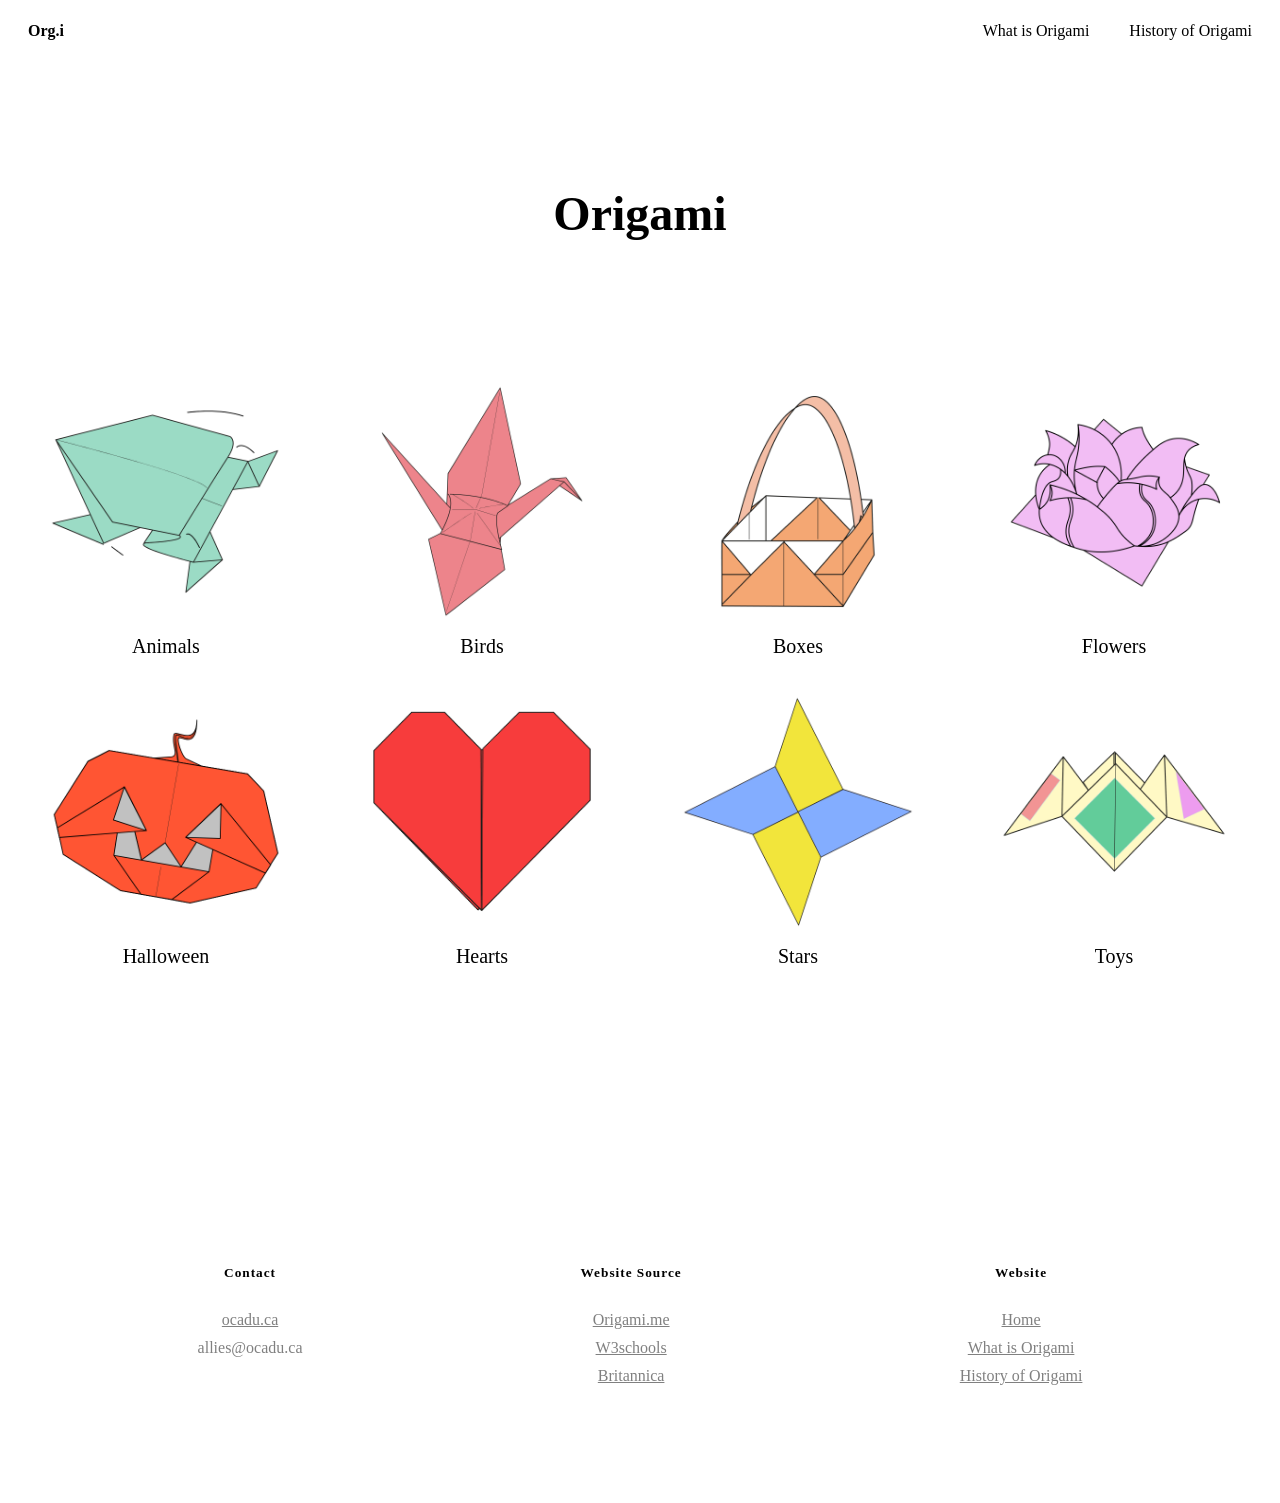
<file: index.html>
<!DOCTYPE html>
<head>
    <title>Origami</title>
    <link rel="stylesheet" href="Org.css">

</head>

<body>

  <div class="navbar">
    <a href="index.html" class="navbar-left">Org.i</a> 

     <div class="navbar-right">
      
    <a href="What is Origami.html">What is Origami</a>
    <a href="History of Origami.html">History of Origami</a>
    </div>
   </div>
  
      <div class="header">
          <h1>Origami</h1>
      </div>

<div class="gallery">

    <div class="gallery-item">
      <a href="Animals.html">
        <img src="Images/Animals/Animalsthumbnail.png" alt="Animals" width="600" height="400">
      </a>
      <div class="desc">Animals</div>
    </div>
    
    <div class="gallery-item">
      <a href="Birds.html">
        <img src="Images/Birds/Birdsthumbnail.png" alt="Birds" width="600" height="400">
      </a>
      <div class="desc">Birds</div>
    </div>
    
    <div class="gallery-item">
      <a href="Boxes.html">
        <img src="Images/Boxes/Boxesthumbnail.png" alt="Boxes" width="600" height="400">
      </a>
      <div class="desc">Boxes</div>
    </div>

    <div class="gallery-item">
      <a href="Flowers.html">
        <img src="Images/Flowers/Flowersthumbnail.png" alt="Flowers" width="600" height="400">
      </a>
      <div class="desc">Flowers</div>
    </div>

    <div class="gallery-item">
      <a href="Halloween.html">
        <img src="Images/Halloween/Halloweenthumbnail.png" alt="Halloween" width="600" height="400">
      </a>
      <div class="desc">Halloween</div>
    </div>

    <div class="gallery-item">
      <a href="Hearts.html">
        <img src="Images/Hearts/Heartthumbnail.png" alt="Hearts" width="600" height="400">
      </a>
      <div class="desc">Hearts</div>
    </div>
    
    <div class="gallery-item">
      <a href="Stars.html">
        <img src="Images/Stars/Starsthumbnail.png" alt="Stars" width="600" height="400">
      </a>
      <div class="desc">Stars</div>
    </div>


      <div class="gallery-item">
        <a href="Toys.html">
          <img src="Images/Toys/Toysthumbnail.png" alt="Toys" width="600" height="400">
        </a>
        <div class="desc">Toys</div>
      </div>

    </div>
    
    <div class="footer">
      <div class="footer-1">
        <h5>Contact</h5>
        <a href="https://www.ocadu.ca/">ocadu.ca</a>
        <div class="p">allies@ocadu.ca</div>
      </div>

      <div class="footer-2">
        <h5>Website Source</h5>
        <a href="https://origami.me/">Origami.me</a>
        <a href="https://www.w3schools.com/">W3schools</a>
        <a href="https://www.britannica.com/art/origami">Britannica</a>
      </div>

      <div class="footer-3">
        <h5>Website</h5>
        <a href="index.html">Home</a>
        <a href="What is Origami.html">What is Origami</a>
        <a href="History of Origami.html">History of Origami</a>
      </div>

    </footer>

</body>

  </html>

  
  <!-- 
  Reference: CSS Website Layout
  URL: https://www.w3schools.com/css/css_website_layout.asp
  Purpose: For base the website of all html and css 
  -->

  <!-- 
  Reference: How TO - Slideshow
  URL: https://www.w3schools.com/howto/howto_js_slideshow.asp
  Purpose: For slides show in html and css
  -->

  <!-- 
  Reference: HTML <footer> Tag
  URL: https://www.w3schools.com/tags/tag_footer.asp
  Purpose: For footers in origmai html and css page (index html and org css)
  -->

  <!-- 
  Reference: HTML <footer> Tag
  URL: https://www.w3schools.com/tags/tag_footer.asp
  Purpose: For footers in origmai html and css page (index html and org css)
  -->

  <!-- 
  Reference: How To Make Website Footer Using HTML And CSS | Footer Design For Website
  URL: https://youtu.be/lLdzlLL33G8?si=lQL_FGBdR_afvhRp
  Purpose: For footers in origmai html and css page (index html and org css)
  -->

  <!-- 
  Reference: CSS Image Gallery
  URL: https://www.w3schools.com/css/css_image_gallery.asp
  Purpose: For images grid in origmai html (index html)
  -->

  <!-- 
  Reference: CSS Media Queries - Examples
  URL: https://www.w3schools.com/css/css3_mediaqueries_ex.asp
  Purpose: For media queries for all html and css for all different screen sizes
  -->

  <!-- 
  Reference: origami
  URL: https://www.britannica.com/art/origami
  Purpose: Information for History of Origami and What is Origami from Britannica 
  -->
</file>
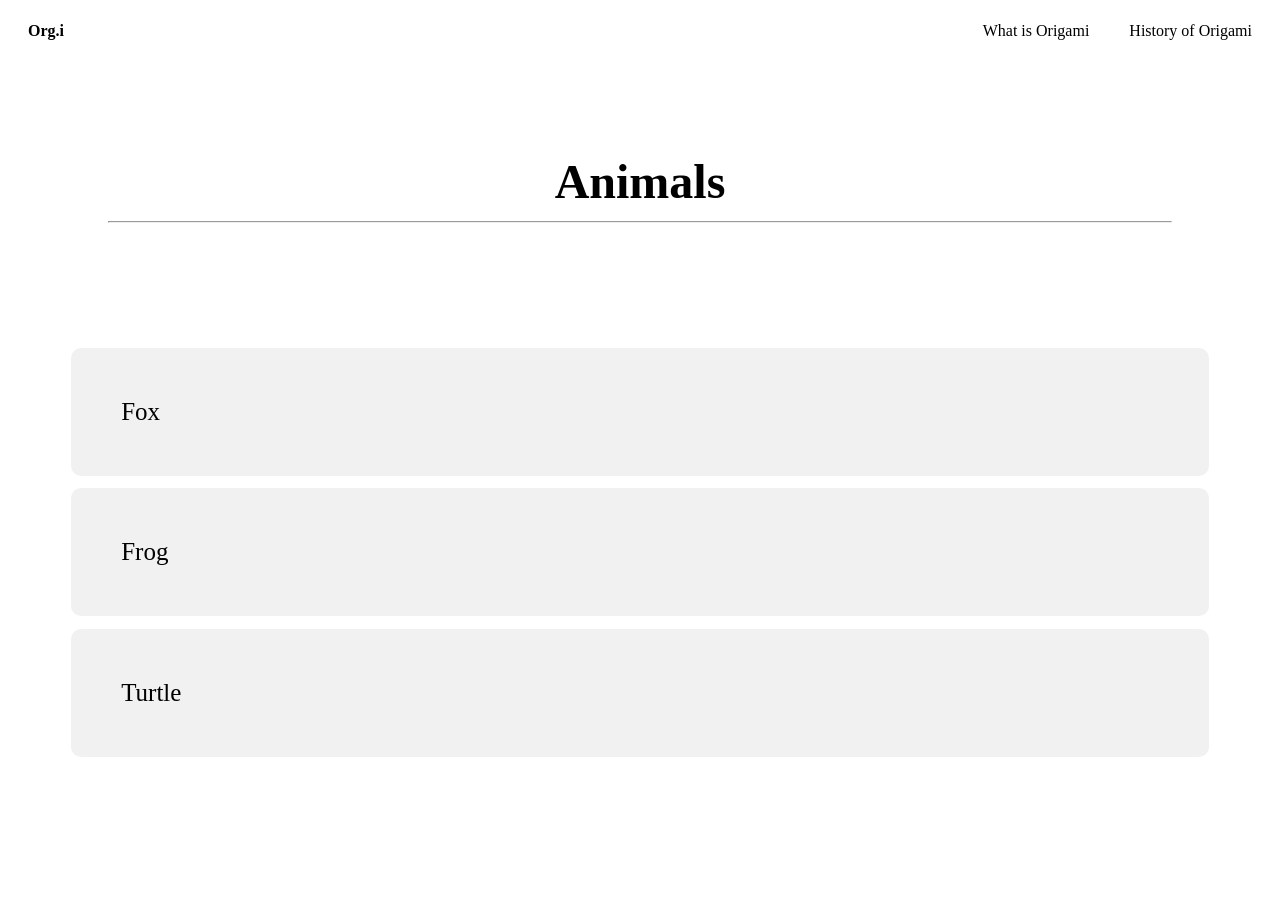
<file: Animals.html>
<!DOCTYPE html>
<html lang="en">
<head>
    <meta charset="UTF-8">
    <meta name="viewport" content="width=device-width, initial-scale=1.0">
    <title>Animals</title>
    <link rel="stylesheet" href="origami.css">

</head>
<body>

  <div class="navbar">
    <a href="index.html" class="navbar-left">Org.i</a> 

     <div class="navbar-right">
      
    <a href="What is Origami.html">What is Origami</a>
    <a href="History of Origami.html">History of Origami</a>
    </div>
   </div>


<div class="header">
  <h1>Animals</h1>
  <hr>
</div>

<!-- Fox -->
<div class="column" onclick="openTab('b1');">
  Fox 
</div>

<div id="b1" class="containerTab">
  <span onclick="this.parentElement.style.display='none'" class="closebtn">&times;</span>
  <h2 style="text-align:center">Fox Origami Steps</h2>
  
  <div class="container">
    <div class="caption-container">
    </div>
    
    <div class="mySlides1">
      <div class="numbertext">1 / 9</div>
      <img class="demo" src="Images/Animals/Fox/Traditional-Origami-Fox-Diagram-Step-1.jpg" alt="Step 1:Start with the white side of the paper facing up. Fold in half diagonally and unfold">
    </div>
 
    <div class="mySlides1">
      <div class="numbertext">2 / 9</div>

      <img class="demo" src="Images/Animals/Fox/Traditional-Origami-Fox-Diagram-Step-2.jpg" alt="Step 2: Fold in half diagonally the other way">
    </div>

    <div class="mySlides1">
      <div class="numbertext">3 / 9</div>

      <img class="demo" src="Images/Animals/Fox/Traditional-Origami-Fox-Diagram-Step-3.jpg" alt="Step 3: Fold both bottom edges up to meet the center crease">
    </div>

    <div class="mySlides1">
      <div class="numbertext">4 / 9</div>

      <img class="demo" src="Images/Animals/Fox/Traditional-Origami-Fox-Diagram-Step-4.jpg" alt="Step 4: Mountain fold the left side behind the model">
    </div>

    <div class="mySlides1">
      <div class="numbertext">5 / 9</div>
      <img class="demo" src="Images/Animals/Fox/Traditional-Origami-Fox-Diagram-Step-5.jpg" alt="Step 5: Rotate the model clockwise by about 45 °">
    </div>

    <div class="mySlides1">
      <div class="numbertext">6 / 9</div>
      <img class="demo" src="Images/Animals/Fox/Traditional-Origami-Fox-Diagram-Step-6.jpg" alt="Step 6: Fold the top flap’s right edge to the left along the dashed line to form one of the origami fox’s ears">
    </div>

    <div class="mySlides1">
      <div class="numbertext">7 / 9</div>
      <img class="demo" src="Images/Animals/Fox/Traditional-Origami-Fox-Diagram-Step-7.jpg" alt="Step 7: Open the middle flap and flatten it to the center to create the fox’s head">
    </div>

    <div class="mySlides1">
      <div class="numbertext">8 / 9</div>
      <img class="demo" src="Images/Animals/Fox/Traditional-Origami-Fox-Diagram-Step-8.jpg" alt="Step 8: Fold the left corner inward along the dotted lines to shape the fox’s tail">
    </div>

    <div class="mySlides1">
      <div class="numbertext">9 / 9</div>
      <img class="demo" src="Images/Animals/Fox/Traditional-Origami-Fox-Diagram-Step-9.jpg" alt="Complete! The model should be able to stand on its own">
    </div>


    <a class="prev" onclick="plusSlides(-1, 0)">❮</a>
    <a class="next" onclick="plusSlides(1, 0)">❯</a>

    <p style="text-align:center" id="caption1"></p>


  </div>
  
</div>

<!-- Frog -->
<div class="column" onclick="openTab('b2');">
  Frog
</div>

  

    <div id="b2" class="containerTab">
      <span onclick="this.parentElement.style.display='none'" class="closebtn">&times;</span>
      <h2 style="text-align:center">Frog Origami Steps</h2>
  
    <div class="container">
      <div class="caption-container">
      </div>
      
    <div class="mySlides2">
        <div class="numbertext">1 / 23</div>
        <img class="demo" src="Images/Animals/Frog/origami-frog-diagram-step-1.png" alt="Step 1: Start with the white side of the paper facing up. Fold it in half horizontally, then unfold">
      </div>
   
      <div class="mySlides2">
        <div class="numbertext">2 / 23</div>
        <img class="demo" src="Images/Animals/Frog/origami-frog-diagram-step-2.png" alt="Step 2: Fold the paper in half vertically, from left to right">
      </div>

      <div class="mySlides2">
        <div class="numbertext">3 / 23</div>
        <img class="demo" src="Images/Animals/Frog/origami-frog-diagram-step-3.png" alt="Step 3: Fold the paper in half horizontally again, then unfold">
      </div>

      <div class="mySlides2">
        <div class="numbertext">4 / 23</div>
        <img class="demo" src="Images/Animals/Frog/origami-frog-diagram-step-4.png" alt="Step 4: Fold the bottom right edge to the horizontal centerline. Crease well, then unfold">
      </div>

      <div class="mySlides2">
        <div class="numbertext">5 / 23</div>
        <img class="demo" src="Images/Animals/Frog/origami-frog-diagram-step-5.png" alt="Step 5: Fold the bottom left edge to the horizontal centerline. Crease well, then unfold.">
      </div>

      <div class="mySlides2">
        <div class="numbertext">6 / 23</div>
        <img class="demo" src="Images/Animals/Frog/origami-frog-diagram-step-6.png" alt="Step 6: Turn the paper over">
      </div>

      <div class="mySlides2">
        <div class="numbertext">7 / 23</div>
        <img class="demo" src="Images/Animals/Frog/origami-frog-diagram-step-7.png" alt="Step 7: Fold the bottom edge to the horizontal centerline. Crease well, then unfold.">
      </div>

      <div class="mySlides2">
        <div class="numbertext">8 / 23</div>
        <img class="demo" src="Images/Animals/Frog/origami-frog-diagram-step-8.png" alt="Step 8: Turn the paper over">
      </div>

      <div class="mySlides2">
        <div class="numbertext">9 / 23</div>
        <img class="demo" src="Images/Animals/Frog/origami-frog-diagram-step-9.png" alt="Step 9: Push the bottom left and right sides inward while folding the bottom edge up to meet the horizontal centerline">
      </div>

      <div class="mySlides2">
        <div class="numbertext">10 / 23</div>
        <img class="demo" src="Images/Animals/Frog/origami-frog-diagram-step-10.png" alt="Step 10: Fold the top flaps downward. There are no exact reference points here. These will become the frog’s front legs, so try to make them symmetrical">
      </div>

      <div class="mySlides2">
        <div class="numbertext">11 / 23</div>
        <img class="demo" src="Images/Animals/Frog/origami-frog-diagram-step-11.png" alt="Step 11: Rotate the model 180 degrees">
      </div>

      <div class="mySlides2">
        <div class="numbertext">12 / 23</div>
        <img class="demo" src="Images/Animals/Frog/origami-frog-diagram-step-12.png" alt="Step 12: Fold the bottom edge up to the nearest horizontal line">
      </div>
     
      <div class="mySlides2">
        <div class="numbertext">13 / 23</div>
        <img class="demo" src="Images/Animals/Frog/origami-frog-diagram-step-13.png" alt="Step 13: Fold the left and right edges to the vertical centerline">
      </div>

      <div class="mySlides2">
        <div class="numbertext">14 / 23</div>
        <img class="demo" src="Images/Animals/Frog/origami-frog-diagram-step-14.png" alt="Step 14: Fold the bottom edge up to meet the point where the front legs connect">
      </div>

      <div class="mySlides2">
        <div class="numbertext">15 / 23</div>
        <img class="demo" src="Images/Animals/Frog/origami-frog-diagram-step-15.png" alt="Step 15: Fold the left and right edges of the top flap down to the bottom edge, then unfold them">
      </div>

      <div class="mySlides2">
        <div class="numbertext">16 / 23</div>
        <img class="demo" src="Images/Animals/Frog/origami-frog-diagram-step-16.png" alt="Step 16: Unfold the top flap from Step 14">
      </div>

      <div class="mySlides2">
        <div class="numbertext">17 / 23</div>
        <img class="demo" src="Images/Animals/Frog/origami-frog-diagram-step-17.png" alt="Step 17: Lift the bottom flaps and push the bottom edge up to meet the point where the front legs connect. The bottom flaps will move outward on each side">
      </div>

      <div class="mySlides2">
        <div class="numbertext">18 / 23</div>
        <img class="demo" src="Images/Animals/Frog/origami-frog-diagram-step-18.png" alt="Step 18: Fold the left and right flaps down along the existing creases">
      </div>

      <div class="mySlides2">
        <div class="numbertext">19 / 23</div>
        <img class="demo" src="Images/Animals/Frog/origami-frog-diagram-step-19.png" alt="Step 19: Fold the inner edges of the bottom flaps to the nearest crease lines to form the frog’s back legs">
      </div>

      <div class="mySlides2">
        <div class="numbertext">20 / 23</div>
        <img class="demo" src="Images/Animals/Frog/origami-frog-diagram-step-20.png" alt="Step 20: Fold the bottom section up along the line where the front and back legs meet">
      </div>

      <div class="mySlides2">
        <div class="numbertext">21 / 23</div>
        <img class="demo" src="Images/Animals/Frog/origami-frog-diagram-step-21.png" alt="Step 21: Fold the top flap in half from top to bottom. Crease well">
      </div>

      <div class="mySlides2">
        <div class="numbertext">22 / 23</div>
        <img class="demo" src="Images/Animals/Frog/origami-frog-diagram-step-22.png" alt="Step 22: Turn the model over and gently stretch out the back legs">
      </div>

      <div class="mySlides2">
        <div class="numbertext">23 / 23</div>
        <img class="demo" src="Images/Animals/Frog/origami-frog-diagram-completed.png" alt="Complete: Press down on the back and let it hop 🐸">
      </div>

      <a class="prev" onclick="plusSlides(-1, 1)">❮</a>
      <a class="next" onclick="plusSlides(1, 1)">❯</a>
  
      <p style="text-align:center" id="caption2"></p>
  
  
    </div>
  

  
</div>

<!-- Turtle -->
<div class="column" onclick="openTab('b3');">
  Turtle
</div>

  

    <div id="b3" class="containerTab">
      <span onclick="this.parentElement.style.display='none'" class="closebtn">&times;</span>
      <h2 style="text-align:center">Turtle Origami Steps</h2>
  
    <div class="container">
      <div class="caption-container">
      </div>
      
    <div class="mySlides3">
        <div class="numbertext">1 / 20</div>
        <img class="demo" src="Images/Animals/Turtle/origami-turtl-diagram-step-1.png" alt="Step 1: Start with the white side of the paper facing up. Fold the paper in half vertically, then unfold to create a centerline.">
      </div>

      <div class="mySlides3">
        <div class="numbertext">2 / 20</div>
        <img class="demo" src="Images/Animals/Turtle/origami-turtl-diagram-step-2.png" alt="Step 2: Turn the paper over">
      </div>

      <div class="mySlides3">
        <div class="numbertext">3 / 20</div>
        <img class="demo" src="Images/Animals/Turtle/origami-turtl-diagram-step-3.png" alt="Step 3: Fold the bottom left and right corners to the centerline">
      </div>

      <div class="mySlides3">
        <div class="numbertext">4 / 20</div>
        <img class="demo" src="Images/Animals/Turtle/origami-turtl-diagram-step-4.png" alt="Step 4: Turn the paper over.">
      </div>

      <div class="mySlides3">
        <div class="numbertext">5 / 20</div>
        <img class="demo" src="Images/Animals/Turtle/origami-turtl-diagram-step-5.png" alt="Step 5: On each side, fold the bottom edge to the centerline, only through the top layer. The bottom layer will move to the front">
      </div>

      <div class="mySlides3">
        <div class="numbertext">6 / 20</div>
        <img class="demo" src="Images/Animals/Turtle/origami-turtl-diagram-step-6.png" alt="Step 6: Rotate the paper 180°">
      </div>

      <div class="mySlides3">
        <div class="numbertext">7 / 20</div>
        <img class="demo" src="Images/Animals/Turtle/origami-turtl-diagram-step-7.png" alt="Step 7: Fold the bottom left corner to the centerline. Make sure the circled points meet">
      </div>

      <div class="mySlides3">
        <div class="numbertext">8 / 20</div>
        <img class="demo" src="Images/Animals/Turtle/origami-turtl-diagram-step-8.png" alt="Step 8: Fold the top flap down along the dashed line">
      </div>

      <div class="mySlides3">
        <div class="numbertext">9 / 20</div>
        <img class="demo" src="Images/Animals/Turtle/origami-turtl-diagram-step-9.png" alt="Step 9: Repeat Steps 7 and 8 on the right side">
      </div>

      <div class="mySlides3">
        <div class="numbertext">10 / 20</div>
        <img class="demo" src="Images/Animals/Turtle/origami-turtl-diagram-step-10.png" alt="Step 10: Fold the white square area in half from top to bottom along the horizontal diagonal">
      </div>
      
      <div class="mySlides3">
        <div class="numbertext">11 / 20</div>
        <img class="demo" src="Images/Animals/Turtle/origami-turtl-diagram-step-11.png" alt="Step 11: Fold the flap you just folded up. Use the circled points as a guide. The top flap should meet the two points where the lower layers meet">
      </div>

      <div class="mySlides3">
        <div class="numbertext">12 / 20</div>
        <img class="demo" src="Images/Animals/Turtle/origami-turtl-diagram-step-12.png" alt="Step 12: Fold the bottom right edge to meet the top edge. Crease well, then unfold">
      </div>

      <div class="mySlides3">
        <div class="numbertext">12.5 / 20</div>
        <img class="demo" src="Images/Animals/Turtle/origami-turtl-diagram-step-12.5.png" alt="Step 12.5: Fold the bottom right edge to meet the top edge. Crease well, then unfold">
      </div>

      <div class="mySlides3">
        <div class="numbertext">13 / 20</div>
        <img class="demo" src="Images/Animals/Turtle/origami-turtl-diagram-step-13.png" alt="Step 13: Make a swivel fold as shown. Lift the top layer, fold along the crease from Step 12, adjust the layers, then flatten">
      </div>

      <div class="mySlides3">
        <div class="numbertext">14 / 20</div>
        <img class="demo" src="Images/Animals/Turtle/origami-turtl-diagram-step-14.png" alt="Step 14: Repeat Steps 12 and 13 on the left side">
      </div>

      <div class="mySlides3">
        <div class="numbertext">15 / 20</div>
        <img class="demo" src="Images/Animals/Turtle/origami-turtl-diagram-step-15.png" alt="Step 15: Pleat fold the bottom corner to form the turtle’s tail">
      </div>

      <div class="mySlides3">
        <div class="numbertext">16 / 20</div>
        <img class="demo" src="Images/Animals/Turtle/origami-turtl-diagram-step-16.png" alt="Step 16: Turn the model over">
      </div>

      <div class="mySlides3">
        <div class="numbertext">17 / 20</div>
        <img class="demo" src="Images/Animals/Turtle/origami-turtl-diagram-step-17.png" alt="Step 17: Mountain fold the shell’s left and right corners to round the shell. There are no exact reference points, so adjust the angles to your liking. Try to fold both sides symmetrically">
      </div>
  
      <div class="mySlides3">
        <div class="numbertext">18 / 20</div>
        <img class="demo" src="Images/Animals/Turtle/origami-turtl-diagram-step-18.png" alt="Step 18: Pleat fold the tail to shorten it and lock the bottom layers">
      </div>
     
      <div class="mySlides3">
        <div class="numbertext">19 / 20</div>
        <img class="demo" src="Images/Animals/Turtle/origami-turtl-diagram-step-19.png" alt="Step 19: Narrow the legs to add shape and volume">
      </div>

      <div class="mySlides3">
        <div class="numbertext">20 / 20</div>
        <img class="demo" src="Images/Animals/Turtle/origami-turtl-diagram-completed.png" alt="Complete: Origami Turtle Is Complete">
      </div>

      <a class="prev" onclick="plusSlides(-1, 2)">❮</a>
      <a class="next" onclick="plusSlides(1, 2)">❯</a>
  
      <p style="text-align:center" id="caption3"></p>
  
  
    </div>














<script>

let slideIndex = [1, 1, 1]; 
let slideId = ["mySlides1", "mySlides2", "mySlides3"];
let captionId = ["caption1", "caption2", "caption3"]; 


showSlides(1, 0);
showSlides(1, 1);
showSlides(1, 2);

function openTab(tabName) {
  let i;
  let x = document.getElementsByClassName("containerTab");
  for (i = 0; i < x.length; i++) {
    x[i].style.display = "none";
  }
  document.getElementById(tabName).style.display = "block";
}


function plusSlides(n, no) {
  showSlides(slideIndex[no] += n, no);
}

function showSlides(n, no) {
  let i;
  let x = document.getElementsByClassName(slideId[no]);
  let captionText = document.getElementById(captionId[no]);

  
  if (n > x.length) {slideIndex[no] = 1}
  if (n < 1) {slideIndex[no] = x.length}
  
  for (i = 0; i < x.length; i++) {
    x[i].style.display = "none";
  }
  x[slideIndex[no]-1].style.display = "block";

  if (captionText) {
    captionText.innerHTML = x[slideIndex[no]-1].querySelector('img').alt;
  }
}


</script>

</body>
</html>
</file>
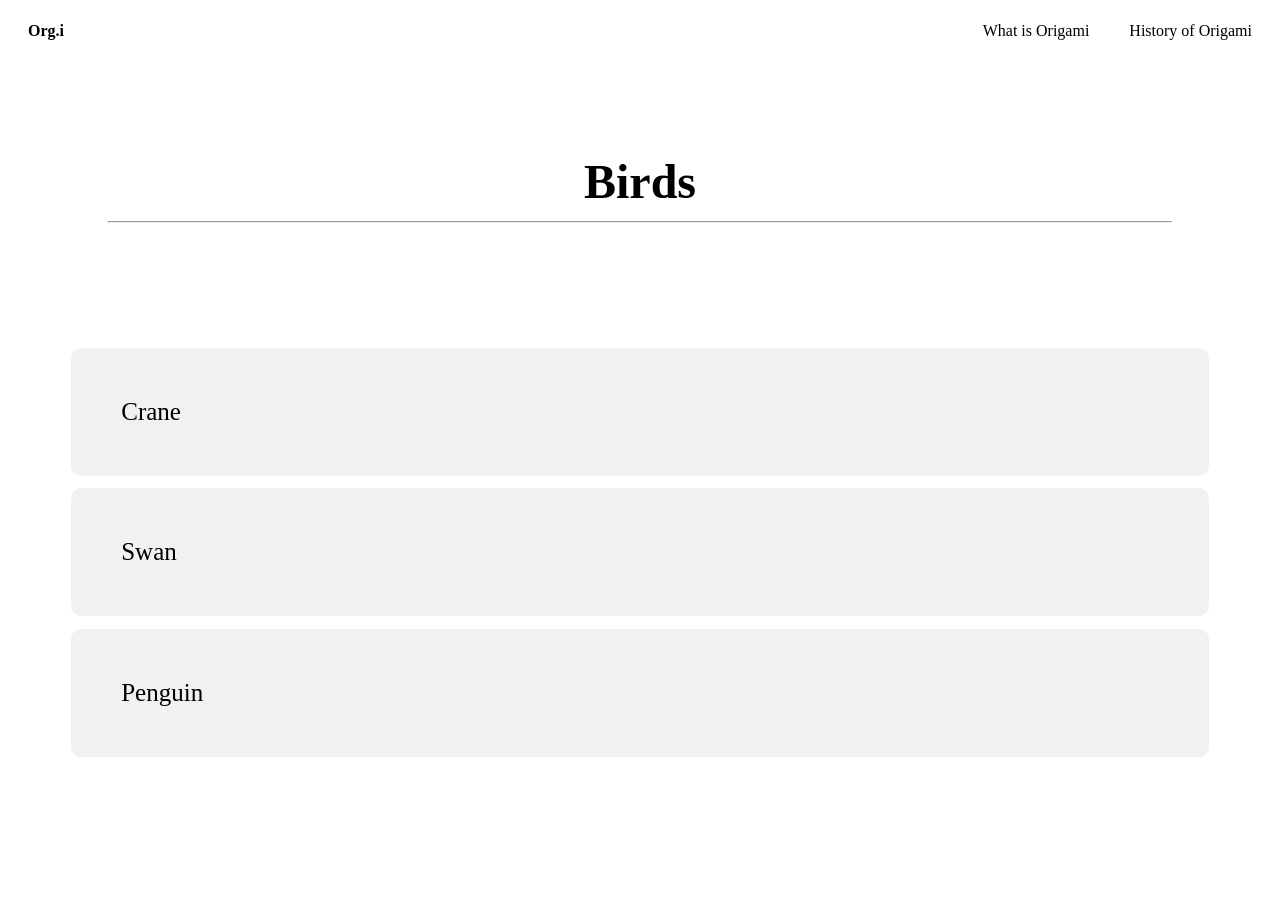
<file: Birds.html>
<!DOCTYPE html>
<html lang="en">
<head>
    <meta charset="UTF-8">
    <meta name="viewport" content="width=device-width, initial-scale=1.0">
    <title>Birds</title>
    <link rel="stylesheet" href="origami.css">

</head>
<body>

    
  <div class="navbar">
    <a href="index.html" class="navbar-left">Org.i</a> 

     <div class="navbar-right">
      
    <a href="What is Origami.html">What is Origami</a>
    <a href="History of Origami.html">History of Origami</a>
    </div>
   </div>

<div class="header">
  <h1>Birds</h1>
  <hr>
</div>

<!-- Crane -->
<div class="column" onclick="openTab('b1');">
  Crane
</div>

<div id="b1" class="containerTab">
  <span onclick="this.parentElement.style.display='none'" class="closebtn">&times;</span>
  <h2 style="text-align:center">Crane Origami Steps</h2>
  
  <div class="container">
    <div class="caption-container">
    </div>
    
    <div class="mySlides1">
      <div class="numbertext">1 / 29</div>
      <img class="demo" src="Images/Birds/Crane/origami-crane-diagram-step-1.png" alt="Step 1: Start with the colored side of the paper facing up in a diamond position. Fold and unfold along both diagonals (horizontal and vertical)">
    </div>
 
    <div class="mySlides1">
      <div class="numbertext">2 / 29</div>
      <img class="demo" src="Images/Birds/Crane/origami-crane-diagram-step-2.png" alt="Step 2: Turn the paper over">
    </div>

    <div class="mySlides1">
      <div class="numbertext">3 / 29</div>
      <img class="demo" src="Images/Birds/Crane/origami-crane-diagram-step-3.png" alt="Step 3: Fold and unfold the paper side to side, in both directions">
    </div>

    <div class="mySlides1">
      <div class="numbertext">4 / 29</div>
      <img class="demo" src="Images/Birds/Crane/origami-crane-diagram-step-4.png" alt="Step 4: Collapse along the existing creases to form a Square base by bringing the left and right corners down to meet the bottom corner.">
    </div>

    <div class="mySlides1">
      <div class="numbertext">5 / 29</div>
      <img class="demo" src="Images/Birds/Crane/origami-crane-diagram-step-5.png" alt="Step 5: Fold the top flaps’ left and right edges to meet the vertical centerline">
    </div>

    <div class="mySlides1">
      <div class="numbertext">6 / 29</div>
      <img class="demo" src="Images/Birds/Crane/origami-crane-diagram-step-6.png" alt="Step 6: Fold the top corner down, aligning it with the top edges of the flaps you just made in Step 5">
    </div>

    <div class="mySlides1">
      <div class="numbertext">7 / 29</div>
      <img class="demo" src="Images/Birds/Crane/origami-crane-diagram-step-7.png" alt="Step 7: Unfold Step 5">
    </div>


    <div class="mySlides1">
      <div class="numbertext">8 / 29</div>
      <img class="demo" src="Images/Birds/Crane/origami-crane-diagram-step-8.png" alt="Step 8: Lift the top layer and bring the bottom corner up to form a Petal fold. The outer edges will meet the vertical centerline">
    </div>

    <div class="mySlides1">
      <div class="numbertext">8.5 / 29</div>
      <img class="demo" src="Images/Birds/Crane/origami-crane-diagram-step-8.5.png" alt="Step 8.5: Lift the top layer and bring the bottom corner up to form a Petal fold. The outer edges will meet the vertical centerline">
    </div>


    <div class="mySlides1">
      <div class="numbertext">9 / 29</div>
      <img class="demo" src="Images/Birds/Crane/origami-crane-diagram-step-9.png" alt="Step 9: Turn the model over">
    </div>


    <div class="mySlides1">
      <div class="numbertext">10 / 29</div>
      <img class="demo" src="Images/Birds/Crane/origami-crane-diagram-step-10.png" alt="Step 10: Fold and unfold the left and right edges to meet the vertical centerline">
    </div>


    <div class="mySlides1">
      <div class="numbertext">11 / 29</div>
      <img class="demo" src="Images/Birds/Crane/origami-crane-diagram-step-11.png" alt="Step 11: Just like in Step 8, lift the top layer and bring the bottom corner up to form another Petal fold">
    </div>


    <div class="mySlides1">
      <div class="numbertext">12 / 29</div>
      <img class="demo" src="Images/Birds/Crane/origami-crane-diagram-step-12.png" alt="Step 12: Fold the left and right edges to the vertical centerline">
    </div>

    <div class="mySlides1">
      <div class="numbertext">13 / 29</div>
      <img class="demo" src="Images/Birds/Crane/origami-crane-diagram-step-13.png" alt="Step 13: Turn the model over">
    </div>
    
    <div class="mySlides1">
      <div class="numbertext">14 / 29</div>
      <img class="demo" src="Images/Birds/Crane/origami-crane-diagram-step-14.png" alt="Step 14: Again, fold the left and right edges to the vertical centerline, leaving a small gap">
    </div>

    <div class="mySlides1">
      <div class="numbertext">15 / 29</div>
      <img class="demo" src="Images/Birds/Crane/origami-crane-diagram-step-15.png" alt="Step 15: Fold the top right flap over to the left">
    </div>

    <div class="mySlides1">
      <div class="numbertext">16 / 29</div>
      <img class="demo" src="Images/Birds/Crane/origami-crane-diagram-step-16.png" alt="Step 16: Turn the model over">
    </div>

    <div class="mySlides1">
      <div class="numbertext">17 / 29</div>
      <img class="demo" src="Images/Birds/Crane/origami-crane-diagram-step-17.png" alt="Step 17: Fold the top right flap over to the left, just like in Step 15">
    </div>

    <div class="mySlides1">
      <div class="numbertext">18 / 29</div>
      <img class="demo" src="Images/Birds/Crane/origami-crane-diagram-step-18.png" alt="Step 18: Fold the bottom corner of the top flap upward along the existing horizontal crease">
    </div>

    <div class="mySlides1">
      <div class="numbertext">19 / 29</div>
      <img class="demo" src="Images/Birds/Crane/origami-crane-diagram-step-19.png" alt="Step 19: Turn the model over">
    </div>

    <div class="mySlides1">
      <div class="numbertext">20 / 29</div>
      <img class="demo" src="Images/Birds/Crane/origami-crane-diagram-step-20.png" alt="Step 20: Repeat the same fold as in Step 18">
    </div>

    <div class="mySlides1">
      <div class="numbertext">21 / 29</div>
      <img class="demo" src="Images/Birds/Crane/origami-crane-diagram-step-21.png" alt="Step 21: Fold the top right flap over to the left">
    </div>

    <div class="mySlides1">
      <div class="numbertext">22 / 29</div>
      <img class="demo" src="Images/Birds/Crane/origami-crane-diagram-step-22.png" alt="Step 22: Turn the model over">
    </div>

    <div class="mySlides1">
      <div class="numbertext">23 / 29</div>
      <img class="demo" src="Images/Birds/Crane/origami-crane-diagram-step-23.png" alt="Step 23: Fold the top right flap over to the left again">
    </div>


    <div class="mySlides1">
      <div class="numbertext">24 / 29</div>
      <img class="demo" src="Images/Birds/Crane/origami-crane-diagram-step-24.png" alt="Step 24: Grab the crane’s tail (it’s between the wings) and Swivel fold it to the left. Align it with the outer edge and flatten the paper.">
    </div>


    <div class="mySlides1">
      <div class="numbertext">25 / 29</div>
      <img class="demo" src="Images/Birds/Crane/origami-crane-diagram-step-25.png" alt="Step 25: Do the same on the right side">
    </div>


    <div class="mySlides1">
      <div class="numbertext">26 / 29</div>
      <img class="demo" src="Images/Birds/Crane/origami-crane-diagram-step-26.png" alt="Step 26: Mountain fold the crane’s head to the right. There’s no exact reference point here, so adjust the position to your liking. Crease well, then unfold">
    </div>


    <div class="mySlides1">
      <div class="numbertext">26.5 / 29</div>
      <img class="demo" src="Images/Birds/Crane/origami-crane-diagram-step-26.5.png" alt="Step 26.5: Mountain fold the crane’s head to the right. There’s no exact reference point here, so adjust the position to your liking. Crease well, then unfold">
    </div>


    <div class="mySlides1">
      <div class="numbertext">27 / 29</div>
      <img class="demo" src="Images/Birds/Crane/origami-crane-diagram-step-27.png" alt="Step 27: Push down the crane’s head, and inside reverse fold the head along the creases you just made">
    </div>


    <div class="mySlides1">
      <div class="numbertext">28 / 29</div>
      <img class="demo" src="Images/Birds/Crane/origami-crane-diagram-step-28.png" alt="Step 28: Gently open the wings">
    </div>

    <div class="mySlides1">
      <div class="numbertext">29 / 29</div>
      <img class="demo" src="Images/Birds/Crane/origami-crane-diagram-completed.png" alt="Complete: Paper Crane is now complete!">
    </div>





    <a class="prev" onclick="plusSlides(-1, 0)">❮</a>
    <a class="next" onclick="plusSlides(1, 0)">❯</a>

    <p style="text-align:center" id="caption1"></p>


  </div>
  
</div>

<!-- Swan -->
<div class="column" onclick="openTab('b2');">
  Swan
</div>

  

    <div id="b2" class="containerTab">
      <span onclick="this.parentElement.style.display='none'" class="closebtn">&times;</span>
      <h2 style="text-align:center">Swan Origami Steps</h2>
  
    <div class="container">
      <div class="caption-container">
      </div>
      
    <div class="mySlides2">
        <div class="numbertext">1 / 9</div>
        <img class="demo" src="Images/Birds/Swan/Traditional-Origami-Swan-Diagram-Step-1-edited.jpg" alt="Step 1: Start with the white side facing up in a diamond position. Fold in half diagonally and unfold">
      </div>

      <div class="mySlides2">
        <div class="numbertext">2 / 9</div>
        <img class="demo" src="Images/Birds/Swan/origami-swan-diagram-step-2-1.jpg" alt="Step 2: Fold the bottom edges to the centerline. Then, turn the paper over">
      </div>

      <div class="mySlides2">
        <div class="numbertext">3 / 9</div>
        <img class="demo" src="Images/Birds/Swan/origami-swan-diagram-step-3.jpg" alt="Step 3: Fold the bottom edges to the centerline again">
      </div>

      <div class="mySlides2">
        <div class="numbertext">4 / 9</div>
        <img class="demo" src="Images/Birds/Swan/origami-swan-diagram-step-4.jpg" alt="Step 4: Fold the bottom corner up to meet the top corner">
      </div>

      <div class="mySlides2">
        <div class="numbertext">5 / 9</div>
        <img class="demo" src="Images/Birds/Swan/origami-swan-diagram-step-5.jpg" alt="Step 5: Fold the top flap corner down along the dotted line. The crease should align where the colored side meets the white side">
      </div>

      <div class="mySlides2">
        <div class="numbertext">6 / 9</div>
        <img class="demo" src="Images/Birds/Swan/origami-swan-diagram-step-6.jpg" alt="Step 6: Fold the model in half behind itself, from left to right">
      </div>

      <div class="mySlides2">
        <div class="numbertext">7 / 9</div>
        <img class="demo" src="Images/Birds/Swan/origami-swan-diagram-step-7.jpg" alt="Step 7: Pull the swan’s neck upward, adjust the angle to your liking, and flatten the paper">
      </div>

      <div class="mySlides2">
        <div class="numbertext">8 / 9</div>
        <img class="demo" src="Images/Birds/Swan/origami-swan-diagram-step-8.jpg" alt="Step 8: Do the same for the swan’s head—lift it up, adjust the angle to your liking, and flatten">
      </div>

      <div class="mySlides2">
        <div class="numbertext">9 / 9</div>
        <img class="demo" src="Images/Birds/Swan/origami-swan-diagram-step-9.jpg" alt="Complete: Paper Swan is now complete!">
      </div>



   

   



      <a class="prev" onclick="plusSlides(-1, 1)">❮</a>
      <a class="next" onclick="plusSlides(1, 1)">❯</a>
  
      <p style="text-align:center" id="caption2"></p>
  
  
    </div>
  

  
</div>

<!-- Penguin -->
<div class="column" onclick="openTab('b3');">
  Penguin
</div>

  

    <div id="b3" class="containerTab">
      <span onclick="this.parentElement.style.display='none'" class="closebtn">&times;</span>
      <h2 style="text-align:center"> Penguin Origami Steps</h2>
  
    <div class="container">
      <div class="caption-container">
      </div>
      
    <div class="mySlides3">
        <div class="numbertext">1 / 8</div>
        <img class="demo" src="Images/Birds/Penguin/origami-penguin-diagram-step-1.jpg" alt="Step 1: Start with the colored side facing up, with the paper in a diamond position (so a corner points up) Fold and unfold the paper in half diagonally (top corner to bottom corner). Then, turn the paper over">
      </div>

      <div class="mySlides3">
        <div class="numbertext">2 / 8</div>
        <img class="demo" src="Images/Birds/Penguin/origami-penguin-diagram-step-2.jpg" alt="Step 2: Fold the top edges inward, but don’t fold all the way to the centerline. Leave a gap between the edges (see the next diagram for reference)">
      </div>

      <div class="mySlides3">
        <div class="numbertext">3 / 8</div>
        <img class="demo" src="Images/Birds/Penguin/origami-penguin-diagram-step-3.jpg" alt="Step 3: Turn the paper over">
      </div>

      <div class="mySlides3">
        <div class="numbertext">4 / 8</div>
        <img class="demo" src="Images/Birds/Penguin/origami-penguin-diagram-step-4.jpg" alt="Step 4: Fold the side corners inward along the dotted lines">
      </div>

      <div class="mySlides3">
        <div class="numbertext">5 / 8</div>
        <img class="demo" src="Images/Birds/Penguin/origami-penguin-diagram-step-5.jpg" alt="Step 5: Fold the bottom corner up, using the bottom corners of the flaps from Step 4 as a guide">
      </div>

      <div class="mySlides3">
        <div class="numbertext">6 / 8</div>
        <img class="demo" src="Images/Birds/Penguin/origami-penguin-diagram-step-6.jpg" alt="Step 6: Fold the paper in half vertically, using the crease you made back in Step 1">
      </div>

      <div class="mySlides3">
        <div class="numbertext">7 / 8</div>
        <img class="demo" src="Images/Birds/Penguin/origami-penguin-diagram-step-7.jpg" alt="Step 7: Make an outside reverse fold at the top corner to form the penguin’s head">
      </div>

      <div class="mySlides3">
        <div class="numbertext">8 / 8</div>
        <img class="demo" src="Images/Birds/Penguin/origami-penguin-diagram-completed.jpg" alt="Complete: Paper Penguin is now complete!">
      </div>




      <a class="prev" onclick="plusSlides(-1, 2)">❮</a>
      <a class="next" onclick="plusSlides(1, 2)">❯</a>
  
      <p style="text-align:center" id="caption3"></p>
  
  
    </div>



<script>

let slideIndex = [1, 1, 1]; 
let slideId = ["mySlides1", "mySlides2", "mySlides3"];
let captionId = ["caption1", "caption2", "caption3"]; 


showSlides(1, 0);
showSlides(1, 1);
showSlides(1, 2);

function openTab(tabName) {
  let i;
  let x = document.getElementsByClassName("containerTab");
  for (i = 0; i < x.length; i++) {
    x[i].style.display = "none";
  }
  document.getElementById(tabName).style.display = "block";
}


function plusSlides(n, no) {
  showSlides(slideIndex[no] += n, no);
}

function showSlides(n, no) {
  let i;
  let x = document.getElementsByClassName(slideId[no]);
  let captionText = document.getElementById(captionId[no]);

  
  if (n > x.length) {slideIndex[no] = 1}
  if (n < 1) {slideIndex[no] = x.length}
  
  for (i = 0; i < x.length; i++) {
    x[i].style.display = "none";
  }
  x[slideIndex[no]-1].style.display = "block";

  if (captionText) {
    captionText.innerHTML = x[slideIndex[no]-1].querySelector('img').alt;
  }
}


</script>

</body>
</html>
</file>
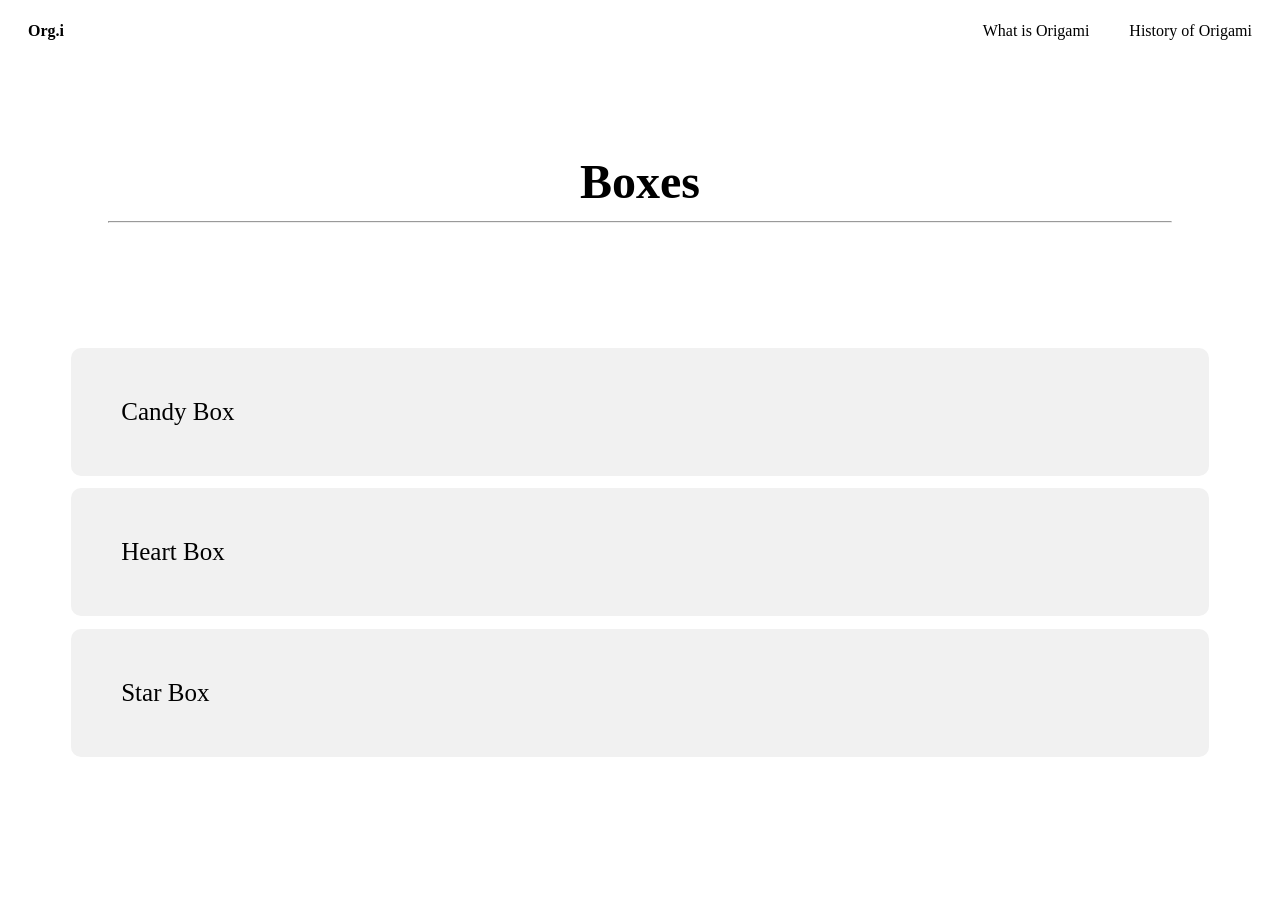
<file: Boxes.html>
<!DOCTYPE html>
<html lang="en">
<head>
    <meta charset="UTF-8">
    <meta name="viewport" content="width=device-width, initial-scale=1.0">
    <title>Boxes</title>
    <link rel="stylesheet" href="origami.css">

</head>
<body>

  <div class="navbar">
    <a href="index.html" class="navbar-left">Org.i</a> 

     <div class="navbar-right">
      
    <a href="What is Origami.html">What is Origami</a>
    <a href="History of Origami.html">History of Origami</a>
    </div>
   </div>



<div class="header">
  <h1>Boxes</h1>
  <hr>
</div>

<!-- Candy Box -->
<div class="column" onclick="openTab('b1');">
  Candy Box
</div>

<div id="b1" class="containerTab">
  <span onclick="this.parentElement.style.display='none'" class="closebtn">&times;</span>
  <h2 style="text-align:center">Candy Box Origami Steps</h2>
  
  <div class="container">
    <div class="caption-container">
    </div>
    
    <div class="mySlides1">
      <div class="numbertext">1 / 23</div>
      <img class="demo" src="Images/Boxes/Candy Box/origami-candy-box-diagram-step-1.png" alt="Step 1: Start with the white side of the paper facing up in a diamond position. Fold and unfold both diagonals">
    </div>

    <div class="mySlides1">
      <div class="numbertext">2 / 23</div>
      <img class="demo" src="Images/Boxes/Candy Box/origami-candy-box-diagram-step-2.png" alt="Step 2: Turn the paper over">
    </div>

    <div class="mySlides1">
      <div class="numbertext">3 / 23</div>
      <img class="demo" src="Images/Boxes/Candy Box/origami-candy-box-diagram-step-3.png" alt="Step 3: Fold and unfold from side to side, left and right">
    </div>

    <div class="mySlides1">
      <div class="numbertext">4 / 23</div>
      <img class="demo" src="Images/Boxes/Candy Box/origami-candy-box-diagram-step-4.png" alt="Step 4: Collapse the paper along the existing creases, bringing the corners together from bottom to top, to form a square base">
    </div>

    <div class="mySlides1">
      <div class="numbertext">5 / 23</div>
      <img class="demo" src="Images/Boxes/Candy Box/origami-candy-box-diagram-step-5.png" alt="Step 5: Fold the top corner down to meet the bottom corner (just one layer). Repeat on the other side">
    </div>

    <div class="mySlides1">
      <div class="numbertext">6 / 23</div>
      <img class="demo" src="Images/Boxes/Candy Box/origami-candy-box-diagram-step-6.png" alt="Step 6: Flip the top left flap over to the right. Repeat on the other side">
    </div>

    <div class="mySlides1">
      <div class="numbertext">7 / 23</div>
      <img class="demo" src="Images/Boxes/Candy Box/origami-candy-box-diagram-step-7.png" alt="Step 7: Fold the top left and right edges in to meet the centerline">
    </div>

    <div class="mySlides1">
      <div class="numbertext">8 / 23</div>
      <img class="demo" src="Images/Boxes/Candy Box/origami-candy-box-diagram-step-8.png" alt="Step 8: Flip the top right flap over to the left">
    </div>
 
    <div class="mySlides1">
      <div class="numbertext">9 / 23</div>
      <img class="demo" src="Images/Boxes/Candy Box/origami-candy-box-diagram-step-9.png" alt="Step 9: Turn the model over">
    </div>

    <div class="mySlides1">
      <div class="numbertext">10 / 23</div>
      <img class="demo" src="Images/Boxes/Candy Box/origami-candy-box-diagram-step-10.png" alt="Step 10: Fold the top left and right edges in to the centerline, just like before">
    </div>

    <div class="mySlides1">
      <div class="numbertext">11 / 23</div>
      <img class="demo" src="Images/Boxes/Candy Box/origami-candy-box-diagram-step-11.png" alt="Step 11: Flip the top right flap over to the left">
    </div>

    <div class="mySlides1">
      <div class="numbertext">12 / 23</div>
      <img class="demo" src="Images/Boxes/Candy Box/origami-candy-box-diagram-step-12.png" alt="Step 12: Fold the bottom corner up (just one layer). The crease should run from the left to the right corner. Repeat on the other side">
    </div>

    <div class="mySlides1">
      <div class="numbertext">13 / 23</div>
      <img class="demo" src="Images/Boxes/Candy Box/origami-candy-box-diagram-step-13.png" alt="Step 13: Fold the top flap’s top corner down to meet the nearest horizontal line">
    </div>

    <div class="mySlides1">
      <div class="numbertext">14 / 23</div>
      <img class="demo" src="Images/Boxes/Candy Box/origami-candy-box-diagram-step-14.png" alt="Step 14: Tuck the top flap into the pocket underneath">
    </div>

    <div class="mySlides1">
      <div class="numbertext">15 / 23</div>
      <img class="demo" src="Images/Boxes/Candy Box/origami-candy-box-diagram-step-15.png" alt="Step 15: Flip the top left flap to the right. Repeat on the other side">
    </div>

    <div class="mySlides1">
      <div class="numbertext">16 / 23</div>
      <img class="demo" src="Images/Boxes/Candy Box/origami-candy-box-diagram-step-16.png" alt="Step 16: Fold the top corner down to meet the bottom corner">
    </div>

    <div class="mySlides1">
      <div class="numbertext">17 / 23</div>
      <img class="demo" src="Images/Boxes/Candy Box/origami-candy-box-diagram-step-17.png" alt="Step 17: Fold the top flap’s bottom corner up. Your crease should line up with the bottom edge of the layer beneath">
    </div>

    <div class="mySlides1">
      <div class="numbertext">18 / 23</div>
      <img class="demo" src="Images/Boxes/Candy Box/origami-candy-box-diagram-step-18.png" alt="Step 18: Fold the top flap’s top corner down to meet the nearest horizontal line">
    </div>

    <div class="mySlides1">
      <div class="numbertext">19 / 23</div>
      <img class="demo" src="Images/Boxes/Candy Box/origami-candy-box-diagram-step-19.png" alt="Step 19: Tuck the top flap into the pocket underneath">
    </div>

    <div class="mySlides1">
      <div class="numbertext">20 / 23</div>
      <img class="demo" src="Images/Boxes/Candy Box/origami-candy-box-diagram-step-20.png" alt="Step 20: Repeat Steps 16 to 19 on the other side">
    </div>

    <div class="mySlides1">
      <div class="numbertext">21 / 23</div>
      <img class="demo" src="Images/Boxes/Candy Box/origami-candy-box-diagram-step-21.png" alt="Step 21: Fold the bottom corner up along the central horizontal line. Crease well, then unfold">
    </div>


    <div class="mySlides1">
      <div class="numbertext">22 / 23</div>
      <img class="demo" src="Images/Boxes/Candy Box/origami-candy-box-diagram-step-22.png" alt="Step 22: Open the box by gently spreading the top layers apart. At the same time, push the bottom section upward to flatten it into shape">
    </div>

    <div class="mySlides1">
      <div class="numbertext">23 / 23</div>
      <img class="demo" src="Images/Boxes/Candy Box/origami-candy-box-diagram-completed.png" alt="Complete: Paper Candy Box is now complete!">
    </div>

    <a class="prev" onclick="plusSlides(-1, 0)">❮</a>
    <a class="next" onclick="plusSlides(1, 0)">❯</a>

    <p style="text-align:center" id="caption1"></p>
  </div>
  
</div>

<!-- Heart Box -->
<div class="column" onclick="openTab('b2');">
  Heart Box
</div>

  

    <div id="b2" class="containerTab">
      <span onclick="this.parentElement.style.display='none'" class="closebtn">&times;</span>
      <h2 style="text-align:center">Heart Box Origami Steps</h2>
  
    <div class="container">
      <div class="caption-container">
      </div>
      
    <div class="mySlides2">
        <div class="numbertext">1 / 28</div>
        <img class="demo" src="Images/Boxes/Heart Box/origami-heart-box-diagram-step-1.png" alt="Step 1: Start with a 2×1 rectangle (half of a square) with the colored side facing up. Fold and unfold the paper in half both vertically and horizontally. Then, turn the paper over">
      </div>

      <div class="mySlides2">
        <div class="numbertext">2 / 28</div>
        <img class="demo" src="Images/Boxes/Heart Box/origami-heart-box-diagram-step-2.png" alt="Step 2: Fold the bottom edge up to the centerline">
      </div>

      <div class="mySlides2">
        <div class="numbertext">3 / 28</div>
        <img class="demo" src="Images/Boxes/Heart Box/origami-heart-box-diagram-step-3.png" alt="Step 3: Fold and unfold the bottom edge to the nearest horizontal line (A). Then, unfold everything (B)">
      </div>

      <div class="mySlides2">
        <div class="numbertext">4 / 28</div>
        <img class="demo" src="Images/Boxes/Heart Box/origami-heart-box-diagram-step-4.png" alt="Step 4: Fold the bottom edge up along the crease you just made">
      </div>

      <div class="mySlides2">
        <div class="numbertext">5 / 28</div>
        <img class="demo" src="Images/Boxes/Heart Box/origami-heart-box-diagram-step-5.png" alt="Step 5: Turn the paper over">
      </div>

      <div class="mySlides2">
        <div class="numbertext">6 / 28</div>
        <img class="demo" src="Images/Boxes/Heart Box/origami-heart-box-diagram-step-6.png" alt="Step 6: Valley fold along the horizontal centerline and Mountain fold the nearest horizontal line">
      </div>

      <div class="mySlides2">
        <div class="numbertext">7 / 28</div>
        <img class="demo" src="Images/Boxes/Heart Box/origami-heart-box-diagram-step-7.png" alt="Step 7: Fold and unfold the bottom corners inward to meet the vertical centerline. Crease only the bottom section as shown in the diagram">
      </div>

      <div class="mySlides2">
        <div class="numbertext">8 / 28</div>
        <img class="demo" src="Images/Boxes/Heart Box/origami-heart-box-diagram-step-8.png" alt="Step 8: Fold the top right corner of the top flap down to meet the nearest horizontal line. Then, unfold">
      </div>

      <div class="mySlides2">
        <div class="numbertext">9 / 28</div>
        <img class="demo" src="Images/Boxes/Heart Box/origami-heart-box-diagram-step-9.png" alt="Step 9: Inside reverse fold along the crease you just made">
      </div>

      <div class="mySlides2">
        <div class="numbertext">10 / 28</div>
        <img class="demo" src="Images/Boxes/Heart Box/origami-heart-box-diagram-step-10.png" alt="Step 10: Fold the flap you just created to the left">
      </div>

      <div class="mySlides2">
        <div class="numbertext">11 / 28</div>
        <img class="demo" src="Images/Boxes/Heart Box/origami-heart-box-diagram-step-11.png" alt="Step 11: Repeat Steps 8 to 10 on the left side">
      </div>

      <div class="mySlides2">
        <div class="numbertext">12 / 28</div>
        <img class="demo" src="Images/Boxes/Heart Box/origami-heart-box-diagram-step-12.png" alt="Step 12: Turn the model over from top to bottom">
      </div>
      <div class="mySlides2">
        <div class="numbertext">13 / 28</div>
        <img class="demo" src="Images/Boxes/Heart Box/origami-heart-box-diagram-step-13.png" alt="Step 13: Fold the colored flap down">
      </div>

      <div class="mySlides2">
        <div class="numbertext">14 / 28</div>
        <img class="demo" src="Images/Boxes/Heart Box/origami-heart-box-diagram-step-14.png" alt="Step 14: Lift the top square flap and make a swivel fold by pushing its bottom left corner in and rotating the square upward">
      </div>

      <div class="mySlides2">
        <div class="numbertext">15 / 28</div>
        <img class="demo" src="Images/Boxes/Heart Box/origami-heart-box-diagram-step-15.png" alt="Step 15: Repeat Step 14 on the right side">
      </div>

      <div class="mySlides2">
        <div class="numbertext">16 / 28</div>
        <img class="demo" src="Images/Boxes/Heart Box/origami-heart-box-diagram-step-16.png" alt="Step 16: Turn the model over">
      </div>

      <div class="mySlides2">
        <div class="numbertext">17 / 28</div>
        <img class="demo" src="Images/Boxes/Heart Box/origami-heart-box-diagram-step-17.png" alt="Step 17: For each square area, fold the top corners inward so they meet at the center">
      </div>

      <div class="mySlides2">
        <div class="numbertext">18 / 28</div>
        <img class="demo" src="Images/Boxes/Heart Box/origami-heart-box-diagram-step-18.png" alt="Step 18: Fold the top corners down to meet the nearest horizontal line">
      </div>

      <div class="mySlides2">
        <div class="numbertext">19 / 28</div>
        <img class="demo" src="Images/Boxes/Heart Box/origami-heart-box-diagram-step-19.png" alt="Step 19: Fold and unfold the left and right edges to the vertical centerline">
      </div>

      <div class="mySlides2">
        <div class="numbertext">20 / 28</div>
        <img class="demo" src="Images/Boxes/Heart Box/origami-heart-box-diagram-step-20.png" alt="Step 20: Make three horizontal folds to complete the 4×4 grid">
      </div>

      <div class="mySlides2">
        <div class="numbertext">21 / 28</div>
        <img class="demo" src="Images/Boxes/Heart Box/origami-heart-box-diagram-step-21.png" alt="Step 21: Fold and unfold along the diagonal of each square (4 total). Then, turn the model over">
      </div>

      <div class="mySlides2">
        <div class="numbertext">22 / 28</div>
        <img class="demo" src="Images/Boxes/Heart Box/origami-heart-box-diagram-step-22.png" alt="Step 22: Fold the top edge down to the nearest horizontal line. Crease only at the edge level on both sides, then unfold. Turn the model over again">
      </div>

      <div class="mySlides2">
        <div class="numbertext">23 / 28</div>
        <img class="demo" src="Images/Boxes/Heart Box/origami-heart-box-diagram-step-23.png" alt="Step 23: Collapse as shown. The heart will move 90° upward as the sides fold inward">
      </div>

      <div class="mySlides2">
        <div class="numbertext">24 / 28</div>
        <img class="demo" src="Images/Boxes/Heart Box/origami-heart-box-diagram-step-24.png" alt="Step 24: Fold both sides up at a 90° angle">
      </div>

      <div class="mySlides2">
        <div class="numbertext">25 / 28</div>
        <img class="demo" src="Images/Boxes/Heart Box/origami-heart-box-diagram-step-25.png" alt="Step 25: Collapse as shown. This step is similar to Step 23">
      </div>

      <div class="mySlides2">
        <div class="numbertext">26 / 28</div>
        <img class="demo" src="Images/Boxes/Heart Box/origami-heart-box-diagram-step-26.png" alt="Step 26: Fold both sides up again at a 90° angle">
      </div>

      <div class="mySlides2">
        <div class="numbertext">27/ 28</div>
        <img class="demo" src="Images/Boxes/Heart Box/origami-heart-box-diagram-step-27.png" alt="Step 27: Lock the box by folding the remaining flap inward">
      </div>

      <div class="mySlides2">
        <div class="numbertext">28 / 28</div>
        <img class="demo" src="Images/Boxes/Heart Box/origami-heart-box-diagram-completed.png" alt="Complete: Paper Heart Box is now complete!">
      </div>


      <a class="prev" onclick="plusSlides(-1, 1)">❮</a>
      <a class="next" onclick="plusSlides(1, 1)">❯</a>
  
      <p style="text-align:center" id="caption2"></p>
  
  
    </div>
  

  
</div>

<!-- Star Box -->
<div class="column" onclick="openTab('b3');">
  Star Box
</div>

  

    <div id="b3" class="containerTab">
      <span onclick="this.parentElement.style.display='none'" class="closebtn">&times;</span>
      <h2 style="text-align:center"> Star Box Origami Steps</h2>
  
    <div class="container">
      <div class="caption-container">
      </div>
      
    <div class="mySlides3">
        <div class="numbertext">1 / 16</div>
        <img class="demo" src="Images/Boxes/Star Box/origami-star-box-diagram-step-1.jpg" alt="Step 1: Start with the white side of the paper up. Fold in half vertically, then unfold.">
      </div>

      <div class="mySlides3">
        <div class="numbertext">2 / 16</div>
        <img class="demo" src="Images/Boxes/Star Box/origami-star-box-diagram-step-2.jpg" alt="Step 2: Fold and unfold in half the other way. Then turn the paper over">
      </div>

      <div class="mySlides3">
        <div class="numbertext">3 / 16</div>
        <img class="demo" src="Images/Boxes/Star Box/origami-star-box-diagram-step-3.jpg" alt="Step 3: Fold and unfold along the diagonals">
      </div>

      <div class="mySlides3">
        <div class="numbertext">4 / 16</div>
        <img class="demo" src="Images/Boxes/Star Box/origami-star-box-diagram-step-4.jpg" alt="Step 4: Rotate the paper 45° and turn it over">
      </div>

      <div class="mySlides3">
        <div class="numbertext">5 / 16</div>
        <img class="demo" src="Images/Boxes/Star Box/origami-star-box-diagram-step-5.jpg" alt="Step 5: Collapse along the existing creases to create a Square Base">
      </div>

      <div class="mySlides3">
        <div class="numbertext">6 / 16</div>
        <img class="demo" src="Images/Boxes/Star Box/origami-star-box-diagram-step-6-1.jpg" alt="Step 6: Fold both top flaps’ top edges to the centerline">
      </div>

      <div class="mySlides3">
        <div class="numbertext">7 / 16</div>
        <img class="demo" src="Images/Boxes/Star Box/origami-star-box-diagram-step-7.jpg" alt="Step 7: Open the right flap and Squash fold it flat">
      </div>

      <div class="mySlides3">
        <div class="numbertext">8 / 16</div>
        <img class="demo" src="Images/Boxes/Star Box/origami-star-box-diagram-step-8.jpg" alt="Step 8: Repeat on the left side">
      </div>

      <div class="mySlides3">
        <div class="numbertext">9 / 16</div>
        <img class="demo" src="Images/Boxes/Star Box/origami-star-box-diagram-step-9.jpg" alt="Step 9: Repeat Steps 6 to 8 on the other side of the model">
      </div>

      <div class="mySlides3">
        <div class="numbertext">10 / 16</div>
        <img class="demo" src="Images/Boxes/Star Box/origami-star-box-diagram-step-10.jpg" alt="Step 10: Bring the top right flap to the left. Then, repeat behind">
      </div>

      <div class="mySlides3">
        <div class="numbertext">11 / 16</div>
        <img class="demo" src="Images/Boxes/Star Box/origami-star-box-diagram-step-11.jpg" alt="Step 11: Fold both top flaps to the centerline along the existing creases. Then, repeat behind">
      </div>

      <div class="mySlides3">
        <div class="numbertext">12 / 16</div>
        <img class="demo" src="Images/Boxes/Star Box/origami-star-box-diagram-step-12.jpg" alt="Step 12: Bring the top corner down and fold along the dotted line. Then, repeat behind">
      </div>

      <div class="mySlides3">
        <div class="numbertext">13 / 16</div>
        <img class="demo" src="Images/Boxes/Star Box/origami-star-box-diagram-step-13.jpg" alt="Step 13: Bring the top right flap to the left. Then, repeat behind">
      </div>

      <div class="mySlides3">
        <div class="numbertext">14 / 16</div>
        <img class="demo" src="Images/Boxes/Star Box/origami-star-box-diagram-step-14.jpg" alt="Step 14: Repeat Step 13 on the front and back">
      </div>

      <div class="mySlides3">
        <div class="numbertext">15 / 16</div>
        <img class="demo" src="Images/Boxes/Star Box/origami-star-box-diagram-step-15.jpg" alt="Step 15: Pull out all 4 white flaps while flattening the bottom of the model">
      </div>

      <div class="mySlides3">
        <div class="numbertext">16 / 16</div>
        <img class="demo" src="Images/Boxes/Star Box/origami-star-box-diagram-completed.jpg" alt="Complete: Paper Star Box is now complete!">
      </div>


      <a class="prev" onclick="plusSlides(-1, 2)">❮</a>
      <a class="next" onclick="plusSlides(1, 2)">❯</a>
  
      <p style="text-align:center" id="caption3"></p>
  
  
    </div>



<script>

let slideIndex = [1, 1, 1]; 
let slideId = ["mySlides1", "mySlides2", "mySlides3"];
let captionId = ["caption1", "caption2", "caption3"]; 


showSlides(1, 0);
showSlides(1, 1);
showSlides(1, 2);

function openTab(tabName) {
  let i;
  let x = document.getElementsByClassName("containerTab");
  for (i = 0; i < x.length; i++) {
    x[i].style.display = "none";
  }
  document.getElementById(tabName).style.display = "block";
}


function plusSlides(n, no) {
  showSlides(slideIndex[no] += n, no);
}

function showSlides(n, no) {
  let i;
  let x = document.getElementsByClassName(slideId[no]);
  let captionText = document.getElementById(captionId[no]);

  
  if (n > x.length) {slideIndex[no] = 1}
  if (n < 1) {slideIndex[no] = x.length}
  
  for (i = 0; i < x.length; i++) {
    x[i].style.display = "none";
  }
  x[slideIndex[no]-1].style.display = "block";

  if (captionText) {
    captionText.innerHTML = x[slideIndex[no]-1].querySelector('img').alt;
  }
}


</script>

</body>
</html>
</file>
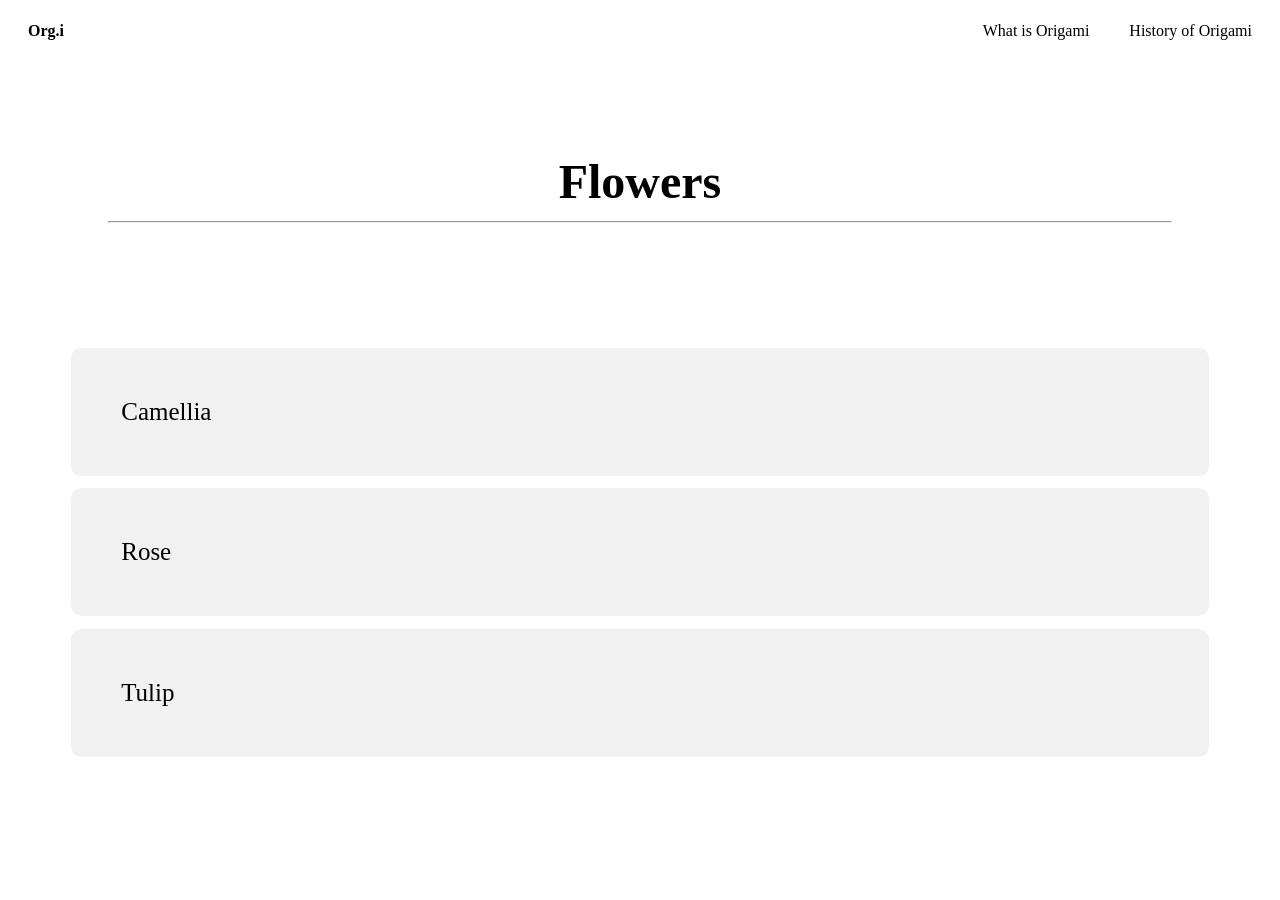
<file: Flowers.html>
<!DOCTYPE html>
<html lang="en">
<head>
    <meta charset="UTF-8">
    <meta name="viewport" content="width=device-width, initial-scale=1.0">
    <title>Flowers</title>
    <link rel="stylesheet" href="origami.css">

</head>
<body>
   
<div class="navbar">
  <a href="index.html" class="navbar-left">Org.i</a> 

   <div class="navbar-right">
    
  <a href="What is Origami.html">What is Origami</a>
  <a href="History of Origami.html">History of Origami</a>
  </div>
 </div>

<div class="header">
  <h1>Flowers</h1>
  <hr>
</div>

<!-- Camellia -->
<div class="column" onclick="openTab('b1');">
  Camellia
</div>

  <div id="b1" class="containerTab">
    <span onclick="this.parentElement.style.display='none'" class="closebtn">&times;</span>
    <h2 style="text-align:center">Camellia Origami Steps</h2>
  
    <div class="container">
      <div class="caption-container">
      </div>
    
    <div class="mySlides1">
      <div class="numbertext">1 / 14</div>
      <img class="demo" src="Images/Flowers/Camellia/origami-camelia-diagram-step-1.png" alt="Step 1: Start with the white side of the paper facing up. Fold and unfold both diagonals">
    </div>

    <div class="mySlides1">
      <div class="numbertext">2 / 14</div>
      <img class="demo" src="Images/Flowers/Camellia/origami-camelia-diagram-step-2.png" alt="Step 2: Fold the bottom edge up to meet the diagonal crease">
    </div>

    <div class="mySlides1">
      <div class="numbertext">3 / 14</div>
      <img class="demo" src="Images/Flowers/Camellia/origami-camelia-diagram-step-3.png" alt="Step 3: Fold the right edge to the diagonal crease. Use the reference point as a guide">
    </div>

    <div class="mySlides1">
      <div class="numbertext">4 / 14</div>
      <img class="demo" src="Images/Flowers/Camellia/origami-camelia-diagram-step-4.png" alt="Step 4: Fold the top edge to the diagonal crease. Again, use the reference point as a guide">
    </div>

    <div class="mySlides1">
      <div class="numbertext">5 / 14</div>
      <img class="demo" src="Images/Flowers/Camellia/origami-camelia-diagram-step-5.png" alt="Step 5: Fold the left edge over to where the layers overlap">
    </div>

    <div class="mySlides1">
      <div class="numbertext">6 / 14</div>
      <img class="demo" src="Images/Flowers/Camellia/origami-camelia-diagram-step-6.png" alt="Step 6: Fold the top left corner to the right, using the reference point and existing creases as guides. You’ll need to reverse fold the bottom left part of the model">
    </div>

    <div class="mySlides1">
      <div class="numbertext">7 / 14</div>
      <img class="demo" src="Images/Flowers/Camellia/origami-camelia-diagram-step-7.png" alt="Step 7: Fold the bottom flap upward along the existing creases. Align the edges, then squash fold">
    </div>

    <div class="mySlides1">
      <div class="numbertext">8 / 14</div>
      <img class="demo" src="Images/Flowers/Camellia/origami-camelia-diagram-step-8.png" alt="Step 8: Repeat the same squash fold for the left flap">
    </div>

    <div class="mySlides1">
      <div class="numbertext">9 / 14</div>
      <img class="demo" src="Images/Flowers/Camellia/origami-camelia-diagram-step-9.png" alt="Step 9: Repeat the same squash fold for the top flap">
    </div>

    <div class="mySlides1">
      <div class="numbertext">10 / 14</div>
      <img class="demo" src="Images/Flowers/Camellia/origami-camelia-diagram-step-10.png" alt="Step 10: Untuck the flap located at the top right of the model and move it to the top">
    </div>
        
    <div class="mySlides1">
      <div class="numbertext">11 / 14</div>
      <img class="demo" src="Images/Flowers/Camellia/origami-camelia-diagram-step-11.png" alt="Step 11: Fold the flap from Step 10 to the left using the existing creases as guides. Align the edges, then squash fold">
    </div>

    <div class="mySlides1">
      <div class="numbertext">12 / 14</div>
      <img class="demo" src="Images/Flowers/Camellia/origami-camelia-diagram-step-12.png" alt="Step 12: Tuck all the triangle tips into the flaps underneath them">
    </div>

    <div class="mySlides1">
      <div class="numbertext">13 / 14</div>
      <img class="demo" src="Images/Flowers/Camellia/origami-camelia-diagram-step-13.png" alt="Step 13: At the center, gently fold all corners outward">
    </div>

    <div class="mySlides1">
      <div class="numbertext">14 / 14</div>
      <img class="demo" src="Images/Flowers/Camellia/origami-camelia-diagram-completed.png" alt="Complete: Paper Camellia is now complete!">
    </div>


    <a class="prev" onclick="plusSlides(-1, 0)">❮</a>
    <a class="next" onclick="plusSlides(1, 0)">❯</a>

    <p style="text-align:center" id="caption1"></p>


  </div>
  
</div>

<!-- Rose -->
<div class="column" onclick="openTab('b2');">
 Rose
</div>

  

    <div id="b2" class="containerTab">
      <span onclick="this.parentElement.style.display='none'" class="closebtn">&times;</span>
      <h2 style="text-align:center">Rose Origami Steps</h2>
  
    <div class="container">
      <div class="caption-container">
      </div>
      
    <div class="mySlides2">
        <div class="numbertext">1 / 10</div>
        <img class="demo" src="Images/Flowers/Rose/Traditional-Fractal-Rose-Diagram-Step-1.png" alt="Step 1: Start with the white side of the paper facing up. Fold the paper in half vertically and horizontally, then unfold">
      </div>

      <div class="mySlides2">
        <div class="numbertext">2 / 10</div>
        <img class="demo" src="Images/Flowers/Rose/origami-rose-paper-fold-step-2.jpg" alt="Step 2: Fold each corner inward to meet at the center point">
      </div>

      <div class="mySlides2">
        <div class="numbertext">3 / 10</div>
        <img class="demo" src="Images/Flowers/Rose/Traditional-Fractal-Rose-Diagram-Step-3.png" alt="Step 3: Fold each corner inward to the center again">
      </div>

      <div class="mySlides2">
        <div class="numbertext">4 / 10</div>
        <img class="demo" src="Images/Flowers/Rose/Traditional-Fractal-Rose-Diagram-Step-4.png" alt="Step 4: Fold each corner inward to the center one last time">
      </div>

      <div class="mySlides2">
        <div class="numbertext">5 / 10</div>
        <img class="demo" src="Images/Flowers/Rose/Traditional-Fractal-Rose-Diagram-Step-5.png" alt="Step 5: Fold the top layer of each flap outward along the dotted lines to form the first row of rose petals">
      </div>

      <div class="mySlides2">
        <div class="numbertext">6 / 10</div>
        <img class="demo" src="Images/Flowers/Rose/Traditional-Fractal-Rose-Diagram-Step-6.png" alt="Step 6: To make the second layer of petals, fold each square flap in half, bringing the inner corners from the center to meet the first layer of petals">
      </div>

      <div class="mySlides2">
        <div class="numbertext">7 / 10</div>
        <img class="demo" src="Images/Flowers/Rose/Traditional-Fractal-Rose-Diagram-Step-7.png" alt="Step 7: Repeat the same folds with the third layer of rose petals">
      </div>

      <div class="mySlides2">
        <div class="numbertext">8 / 10</div>
        <img class="demo" src="Images/Flowers/Rose/Traditional-Fractal-Rose-Diagram-Step-8.png" alt="Step 8: Mountain fold the four outer corners toward the back of the model">
      </div>

      <div class="mySlides2">
        <div class="numbertext">9 / 10</div>
        <img class="demo" src="Images/Flowers/Rose/Traditional-Fractal-Rose-Diagram-Step-9.png" alt="Step 9: Gently curl all the rose petals downward to give them a more natural shape">
      </div>

      <div class="mySlides2">
        <div class="numbertext">10 / 10</div>
        <img class="demo" src="Images/Flowers/Rose/Traditional-Fractal-Rose-Diagram-Step-10.png" alt="Complete: Paper Rose is now complete!">
      </div>


      <a class="prev" onclick="plusSlides(-1, 1)">❮</a>
      <a class="next" onclick="plusSlides(1, 1)">❯</a>
  
      <p style="text-align:center" id="caption2"></p>
  
  
    </div>
  

  
</div>

<!-- Tulip -->
<div class="column" onclick="openTab('b3');">
  Tulip
</div>

  

    <div id="b3" class="containerTab">
      <span onclick="this.parentElement.style.display='none'" class="closebtn">&times;</span>
      <h2 style="text-align:center"> Tulip Origami Steps</h2>
  
    <div class="container">
      <div class="caption-container">
      </div>
      
    <div class="mySlides3">
        <div class="numbertext">1 / 15</div>
        <img class="demo" src="Images/Flowers/Tulip/Traditional-Origami-Tulip-Diagram-step-1.jpg" alt="Step 1: Start with the white side up. Fold in half diagonally and unfold">
      </div>

      <div class="mySlides3">
        <div class="numbertext">2 / 15</div>
        <img class="demo" src="Images/Flowers/Tulip/Traditional-Origami-Tulip-Diagram-step-2.jpg" alt="Step 2: Fold in half diagonally the other way and unfold. Turn the paper over">
      </div>

      <div class="mySlides3">
        <div class="numbertext">3 / 15</div>
        <img class="demo" src="Images/Flowers/Tulip/Traditional-Origami-Tulip-Diagram-step-3.jpg" alt="Step 3: Fold in half vertically and unfold">
      </div>

      <div class="mySlides3">
        <div class="numbertext">4 / 15</div>
        <img class="demo" src="Images/Flowers/Tulip/Traditional-Origami-Tulip-Diagram-step-4.jpg" alt="Step 4: Fold in half horizontally and unfold. Turn the paper over">
      </div>


      <div class="mySlides3">
        <div class="numbertext">5 / 15</div>
        <img class="demo" src="Images/Flowers/Tulip/Traditional-Origami-Tulip-Diagram-step-5.jpg" alt="Step 5: Collapse the model into a Water-bomb Base">
      </div>

      <div class="mySlides3">
        <div class="numbertext">6 / 15</div>
        <img class="demo" src="Images/Flowers/Tulip/Traditional-Origami-Tulip-Diagram-step-6.jpg" alt="Step 6: Fold the bottom corners of the top layer up to the center line">
      </div>

      <div class="mySlides3">
        <div class="numbertext">7 / 15</div>
        <img class="demo" src="Images/Flowers/Tulip/Traditional-Origami-Tulip-Diagram-step-7.jpg" alt="Step 7: Turn the model over and repeat step 6">
      </div>

      <div class="mySlides3">
        <div class="numbertext">8 / 15</div>
        <img class="demo" src="Images/Flowers/Tulip/Traditional-Origami-Tulip-Diagram-step-8.jpg" alt="Step 8: Flip one flap to the right in the front and back">
      </div>

      <div class="mySlides3">
        <div class="numbertext">9 / 15</div>
        <img class="demo" src="Images/Flowers/Tulip/Traditional-Origami-Tulip-Diagram-step-9.jpg" alt="Step 9: Fold the flaps of the top layers slightly past the center line">
      </div>

      <div class="mySlides3">
        <div class="numbertext">10 / 15</div>
        <img class="demo" src="Images/Flowers/Tulip/Traditional-Origami-Tulip-Diagram-step-10.jpg" alt="Step 10: Open up the left ‘pocket’, and insert the right flap inside">
      </div>

      <div class="mySlides3">
        <div class="numbertext">11 / 15</div>
        <img class="demo" src="Images/Flowers/Tulip/Traditional-Origami-Tulip-Diagram-step-11.jpg" alt="Step 11: Turn the model over and repeat steps 9-10">
      </div>

      <div class="mySlides3">
        <div class="numbertext">12 / 15</div>
        <img class="demo" src="Images/Flowers/Tulip/Traditional-Origami-Tulip-Diagram-step-12.jpg" alt="Step 12: Fold and unfold the bottom section from both sides">
      </div>

      <div class="mySlides3">
        <div class="numbertext">13 / 15</div>
        <img class="demo" src="Images/Flowers/Tulip/Traditional-Origami-Tulip-Diagram-step-13.jpg" alt="Step 13: Blow into the bottom hole to inflate and flatten the model. The bottom should be a square shape.">
      </div>

      <div class="mySlides3">
        <div class="numbertext">13.5 / 15</div>
        <img class="demo" src="Images/Flowers/Tulip/Traditional-Origami-Tulip-Diagram-step-13-1.jpg" alt="Step 13.5: Blow into the bottom hole to inflate and flatten the model. The bottom should be a square shape.">
      </div>

      <div class="mySlides3">
        <div class="numbertext">14 / 15</div>
        <img class="demo" src="Images/Flowers/Tulip/Traditional-Origami-Tulip-Diagram-step-14.jpg" alt="Step 14: Peel out all 4 outer layers to create the petals">
      </div>

      <div class="mySlides3">
        <div class="numbertext">15 / 15</div>
        <img class="demo" src="Images/Flowers/Tulip/Traditional-Origami-Tulip-Diagram-step-15.jpg" alt="Complete: Paper Tulip is now complete!">
      </div>



      <a class="prev" onclick="plusSlides(-1, 2)">❮</a>
      <a class="next" onclick="plusSlides(1, 2)">❯</a>
  
      <p style="text-align:center" id="caption3"></p>
  
  
    </div>



<script>

let slideIndex = [1, 1, 1]; 
let slideId = ["mySlides1", "mySlides2", "mySlides3"];
let captionId = ["caption1", "caption2", "caption3"]; 


showSlides(1, 0);
showSlides(1, 1);
showSlides(1, 2);

function openTab(tabName) {
  let i;
  let x = document.getElementsByClassName("containerTab");
  for (i = 0; i < x.length; i++) {
    x[i].style.display = "none";
  }
  document.getElementById(tabName).style.display = "block";
}


function plusSlides(n, no) {
  showSlides(slideIndex[no] += n, no);
}

function showSlides(n, no) {
  let i;
  let x = document.getElementsByClassName(slideId[no]);
  let captionText = document.getElementById(captionId[no]);

  
  if (n > x.length) {slideIndex[no] = 1}
  if (n < 1) {slideIndex[no] = x.length}
  
  for (i = 0; i < x.length; i++) {
    x[i].style.display = "none";
  }
  x[slideIndex[no]-1].style.display = "block";

  if (captionText) {
    captionText.innerHTML = x[slideIndex[no]-1].querySelector('img').alt;
  }
}


</script>

</body>
</html>
</file>
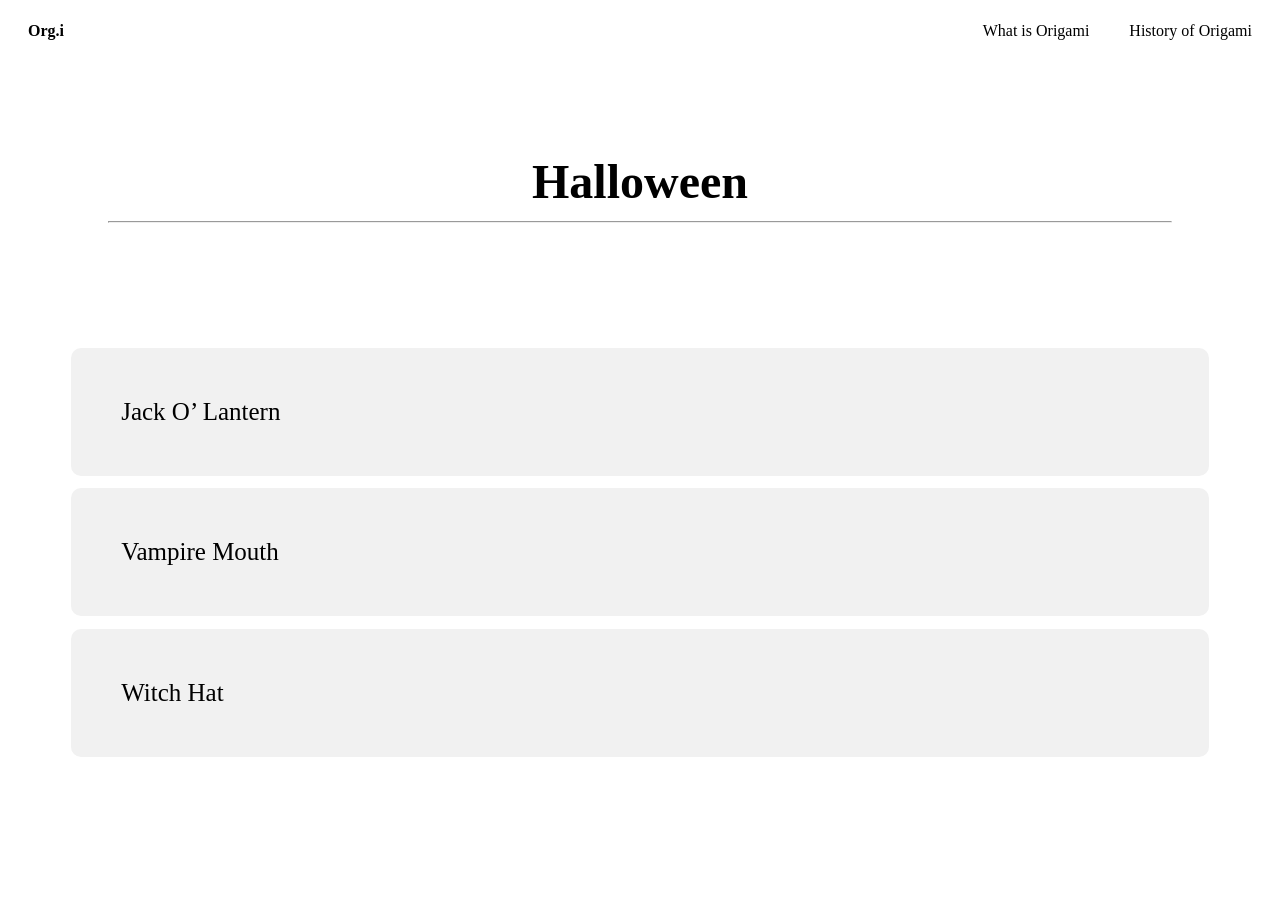
<file: Halloween.html>
<!DOCTYPE html>
<html lang="en">
<head>
    <meta charset="UTF-8">
    <meta name="viewport" content="width=device-width, initial-scale=1.0">
    <title>Halloween</title>
    <link rel="stylesheet" href="origami.css">

</head>
<body>

  <div class="navbar">
    <a href="index.html" class="navbar-left">Org.i</a> 

     <div class="navbar-right">
      
    <a href="What is Origami.html">What is Origami</a>
    <a href="History of Origami.html">History of Origami</a>
    </div>
   </div>

<div class="header">
  <h1>Halloween</h1>
  <hr>
</div>

<!-- Jack O’ Lantern  -->
<div class="column" onclick="openTab('b1');">
  Jack O’ Lantern 
</div>

<div id="b1" class="containerTab">
  <span onclick="this.parentElement.style.display='none'" class="closebtn">&times;</span>
  <h2 style="text-align:center">Jack O’ Lantern  Origami Steps</h2>
  
  <div class="container">
    <div class="caption-container">
    </div>
    
    <div class="mySlides1">
      <div class="numbertext">1 / 22</div>
      <img class="demo" src="Images/Halloween/Jack O’ Lantern/origami-jack-o-lantern-diagram-step-1.png" alt="Step 1: Start with the white side of the paper facing up. Fold in half vertically, then unfold">
    </div>

    <div class="mySlides1">
      <div class="numbertext">2 / 22</div>
      <img class="demo" src="Images/Halloween/Jack O’ Lantern/origami-jack-o-lantern-diagram-step-2.png" alt="Step 2: Fold the top edges to the centerline">
    </div>

    <div class="mySlides1">
      <div class="numbertext">3 / 22</div>
      <img class="demo" src="Images/Halloween/Jack O’ Lantern/origami-jack-o-lantern-diagram-step-3.png" alt="Step 3: Fold the top edges to the centerline again">
    </div>

    <div class="mySlides1">
      <div class="numbertext">4 / 22</div>
      <img class="demo" src="Images/Halloween/Jack O’ Lantern/origami-jack-o-lantern-diagram-step-4.png" alt="Step 4: Fold the two flaps sticking out at the bottom upward">
    </div>

    <div class="mySlides1">
      <div class="numbertext">5 / 22</div>
      <img class="demo" src="Images/Halloween/Jack O’ Lantern/origami-jack-o-lantern-diagram-step-5.png" alt="Step 5: Fold the right part bottom edge up to where the colored and white sides meet">
    </div>

    <div class="mySlides1">
      <div class="numbertext">6 / 22</div>
      <img class="demo" src="Images/Halloween/Jack O’ Lantern/origami-jack-o-lantern-diagram-step-6.png" alt="Step 6: Fold the model in half. Only crease the bottom part, then unfold">
    </div>

    <div class="mySlides1">
      <div class="numbertext">7 / 22</div>
      <img class="demo" src="Images/Halloween/Jack O’ Lantern/origami-jack-o-lantern-diagram-step-7.png" alt="Step 7: Unfold Step 5">
    </div>

    <div class="mySlides1">
      <div class="numbertext">8 / 22</div>
      <img class="demo" src="Images/Halloween/Jack O’ Lantern/origami-jack-o-lantern-diagram-step-8.png" alt="Step 8: Repeat Step 5 on the left side">
    </div>

    <div class="mySlides1">
      <div class="numbertext">9 / 22</div>
      <img class="demo" src="Images/Halloween/Jack O’ Lantern/origami-jack-o-lantern-diagram-step-9.png" alt="Step 9: Repeat Step 6">
    </div>

    <div class="mySlides1">
      <div class="numbertext">10 / 22</div>
      <img class="demo" src="Images/Halloween/Jack O’ Lantern/origami-jack-o-lantern-diagram-step-10.png" alt="Step 10: Gently open the bottom flap as shown and fold the bottom right corner up along the existing crease. Part of the flap will shift to the left">
    </div>

    <div class="mySlides1">
      <div class="numbertext">11 / 22</div>
      <img class="demo" src="Images/Halloween/Jack O’ Lantern/origami-jack-o-lantern-diagram-step-11.png" alt="Step 11: Fold the flap you just made along the existing creases. This time, move it to the right">
    </div>

    <div class="mySlides1">
      <div class="numbertext">12 / 22</div>
      <img class="demo" src="Images/Halloween/Jack O’ Lantern/origami-jack-o-lantern-diagram-step-12.png" alt="Step 12: Repeat on the left side, then squash fold the top flap to flatten">
    </div>

    <div class="mySlides1">
      <div class="numbertext">13 / 22</div>
      <img class="demo" src="Images/Halloween/Jack O’ Lantern/origami-jack-o-lantern-diagram-step-13.png" alt="Step 13: Fold the top flap’s right corner down along the dashed line">
    </div>

    <div class="mySlides1">
      <div class="numbertext">14 / 22</div>
      <img class="demo" src="Images/Halloween/Jack O’ Lantern/origami-jack-o-lantern-diagram-step-14.png" alt="Step 14: Repeat on the left side">
    </div>

    <div class="mySlides1">
      <div class="numbertext">15 / 22</div>
      <img class="demo" src="Images/Halloween/Jack O’ Lantern/origami-jack-o-lantern-diagram-step-15.png" alt="Step 15: Turn the model over">
    </div>

    <div class="mySlides1">
      <div class="numbertext">16 / 22</div>
      <img class="demo" src="Images/Halloween/Jack O’ Lantern/origami-jack-o-lantern-diagram-step-16.png" alt="Step 16: Fold the top corner down">
    </div>

    <div class="mySlides1">
      <div class="numbertext">17 / 22</div>
      <img class="demo" src="Images/Halloween/Jack O’ Lantern/origami-jack-o-lantern-diagram-step-17.png" alt="Step 17: Fold the bottom corner up. It should stick out. This will become the pumpkin stem">
    </div>

    <div class="mySlides1">
      <div class="numbertext">18 / 22</div>
      <img class="demo" src="Images/Halloween/Jack O’ Lantern/origami-jack-o-lantern-diagram-step-18.png" alt="Step 18: Slightly fold each corner of the pumpkin inward to round the shape">
    </div>

    <div class="mySlides1">
      <div class="numbertext">19 / 22</div>
      <img class="demo" src="Images/Halloween/Jack O’ Lantern/origami-jack-o-lantern-diagram-step-19.png" alt="Step 19: Turn the model over">
    </div>

    <div class="mySlides1">
      <div class="numbertext">20 / 22</div>
      <img class="demo" src="Images/Halloween/Jack O’ Lantern/origami-jack-o-lantern-diagram-step-20.png" alt="Step 20: Pinch the stem to make it thinner">
    </div>

    <div class="mySlides1">
      <div class="numbertext">21 / 22</div>
      <img class="demo" src="Images/Halloween/Jack O’ Lantern/origami-jack-o-lantern-diagram-step-21.png" alt="Step 21: Shape the stem however you like">
    </div>

    <div class="mySlides1">
      <div class="numbertext">22 / 22</div>
      <img class="demo" src="Images/Halloween/Jack O’ Lantern/origami-jack-o-lantern-diagram-completed.png" alt="Complete: Paper Jack O’ Lantern is now complete!">
    </div>

    <a class="prev" onclick="plusSlides(-1, 0)">❮</a>
    <a class="next" onclick="plusSlides(1, 0)">❯</a>

    <p style="text-align:center" id="caption1"></p>


  </div>
  
</div>

<!-- Vampire Mouth -->
<div class="column" onclick="openTab('b2');">
  Vampire Mouth
</div>

  

    <div id="b2" class="containerTab">
      <span onclick="this.parentElement.style.display='none'" class="closebtn">&times;</span>
      <h2 style="text-align:center">Vampire Mouth Origami Steps</h2>
  
    <div class="container">
      <div class="caption-container">
      </div>
      
    <div class="mySlides2">
        <div class="numbertext">1 / 17</div>
        <img class="demo" src="Images/Halloween/Vampire Mouth/origami-vampire-mouth-diagram-step-1.png" alt="Step 1: Start with the colored side of the paper facing up. Fold and unfold along both diagonals. Then, turn the paper over">
      </div>

      <div class="mySlides2">
        <div class="numbertext">2 / 17</div>
        <img class="demo" src="Images/Halloween/Vampire Mouth/origami-vampire-mouth-diagram-step-2.png" alt="Step 2: Fold and unfold the top and bottom corners to the center point">
      </div>

      <div class="mySlides2">
        <div class="numbertext">3 / 17</div>
        <img class="demo" src="Images/Halloween/Vampire Mouth/origami-vampire-mouth-diagram-step-3.png" alt="Step 3: Fold the top and bottom corners to where the creases from Step 2 intersect with the vertical centerline">
      </div>

      <div class="mySlides2">
        <div class="numbertext">4 / 17</div>
        <img class="demo" src="Images/Halloween/Vampire Mouth/origami-vampire-mouth-diagram-step-4.png" alt="Step 4: Fold the bottom edge upward along the crease from Step 2">
      </div>

      <div class="mySlides2">
        <div class="numbertext">5 / 17</div>
        <img class="demo" src="Images/Halloween/Vampire Mouth/origami-vampire-mouth-diagram-step-5.png" alt="Step 5: Fold the top edge down to meet the top edge of the colored flap">
      </div>

      <div class="mySlides2">
        <div class="numbertext">6 / 17</div>
        <img class="demo" src="Images/Halloween/Vampire Mouth/origami-vampire-mouth-diagram-step-6.png" alt="Step 6: Mountain fold along the horizontal centerline">
      </div>

      <div class="mySlides2">
        <div class="numbertext">7 / 17</div>
        <img class="demo" src="Images/Halloween/Vampire Mouth/origami-vampire-mouth-diagram-step-7.png" alt="Step 7: Fold the right corner inward to the vertical centerline">
      </div>

      <div class="mySlides2">
        <div class="numbertext">8 / 17</div>
        <img class="demo" src="Images/Halloween/Vampire Mouth/origami-vampire-mouth-diagram-step-8.png" alt="Step 8: Fold the white triangle in half, from top edge to bottom edge">
      </div>

      <div class="mySlides2">
        <div class="numbertext">9 / 17</div>
        <img class="demo" src="Images/Halloween/Vampire Mouth/origami-vampire-mouth-diagram-step-9.png" alt="Step 9: Repeat Steps 7 and 8 on the left side">
      </div>

      <div class="mySlides2">
        <div class="numbertext">10 / 17</div>
        <img class="demo" src="Images/Halloween/Vampire Mouth/origami-vampire-mouth-diagram-step-10.png" alt="Step 10: Bring the flap located behind the fangs to the front">
      </div>

      <div class="mySlides2">
        <div class="numbertext">11 / 17</div>
        <img class="demo" src="Images/Halloween/Vampire Mouth/origami-vampire-mouth-diagram-step-11.png" alt="Step 11: Turn the model over">
      </div>

      <div class="mySlides2">
        <div class="numbertext">12 / 17</div>
        <img class="demo" src="Images/Halloween/Vampire Mouth/origami-vampire-mouth-diagram-step-12.png" alt="Step 12: Fold all corners inward to meet the horizontal centerline">
      </div>

      <div class="mySlides2">
        <div class="numbertext">13 / 17</div>
        <img class="demo" src="Images/Halloween/Vampire Mouth/origami-vampire-mouth-diagram-step-13.png" alt="Step 13: Fold the model in half, from left to right">
      </div>

      <div class="mySlides2">
        <div class="numbertext">14 / 17</div>
        <img class="demo" src="Images/Halloween/Vampire Mouth/origami-vampire-mouth-diagram-step-14.png" alt="Step 14: Slightly fold the top left corner inward">
      </div>

      <div class="mySlides2">
        <div class="numbertext">15 / 17</div>
        <img class="demo" src="Images/Halloween/Vampire Mouth/origami-vampire-mouth-diagram-step-15.png" alt="Step 15: Open the model">
      </div>

      <div class="mySlides2">
        <div class="numbertext">16 / 17</div>
        <img class="demo" src="Images/Halloween/Vampire Mouth/origami-vampire-mouth-diagram-step-16.png" alt="Step 16: Gently push the top section inward along the creases you just made">
      </div>
   
      <div class="mySlides2">
        <div class="numbertext">17 / 17</div>
        <img class="demo" src="Images/Halloween/Vampire Mouth/origami-vampire-mouth-diagram-completed.png" alt="Complete: Paper Vampire Mouth is now complete!">
      </div>

      <a class="prev" onclick="plusSlides(-1, 1)">❮</a>
      <a class="next" onclick="plusSlides(1, 1)">❯</a>
  
      <p style="text-align:center" id="caption2"></p>
  
  
    </div>
  

  
</div>

<!-- Witch Hat -->
<div class="column" onclick="openTab('b3');">
  Witch Hat
</div>

  

    <div id="b3" class="containerTab">
      <span onclick="this.parentElement.style.display='none'" class="closebtn">&times;</span>
      <h2 style="text-align:center">Witch Hat Origami Steps</h2>
  
    <div class="container">
      <div class="caption-container">
      </div>
      
    <div class="mySlides3">
        <div class="numbertext">1 / 15</div>
        <img class="demo" src="Images/Halloween/Witch Hat/origami-witch-hat-diagram-step-1.png" alt="Step 1: Start with the white side of the paper facing up in a diamond position. Fold and unfold along both diagonals">
      </div>

      <div class="mySlides3">
        <div class="numbertext">2 / 15</div>
        <img class="demo" src="Images/Halloween/Witch Hat/origami-witch-hat-diagram-step-2.png" alt="Step 2: Fold the top edges in to meet the centerline">
      </div>

      <div class="mySlides3">
        <div class="numbertext">3 / 15</div>
        <img class="demo" src="Images/Halloween/Witch Hat/origami-witch-hat-diagram-step-3.png" alt="Step 3: Fold the bottom corner up along the line where the colored and white sides meet, then unfold. Turn the paper over">
      </div>

      <div class="mySlides3">
        <div class="numbertext">4 / 15</div>
        <img class="demo" src="Images/Halloween/Witch Hat/origami-witch-hat-diagram-step-4.png" alt="Step 4: Fold the bottom corner up to the top corner. Then, unfold">
      </div>
          
      <div class="mySlides3">
        <div class="numbertext">5 / 15</div>
        <img class="demo" src="Images/Halloween/Witch Hat/origami-witch-hat-diagram-step-5.png" alt="Step 5: Fold and unfold the crease from Step 3 upward so it meets the crease from Step 4. Then, turn the model over">
      </div>

      <div class="mySlides3">
        <div class="numbertext">6 / 15</div>
        <img class="demo" src="Images/Halloween/Witch Hat/origami-witch-hat-diagram-step-6.png" alt="Step 6: Open the top flaps">
      </div>

      <div class="mySlides3">
        <div class="numbertext">7 / 15</div>
        <img class="demo" src="Images/Halloween/Witch Hat/origami-witch-hat-diagram-step-7.png" alt="Step 7: Fold along the crease you just made to reverse the fold (just the middle section)">
      </div>

      <div class="mySlides3">
        <div class="numbertext">8 / 15</div>
        <img class="demo" src="Images/Halloween/Witch Hat/origami-witch-hat-diagram-step-8.png" alt="Step 8: Collapse along the existing creases. Start with the two center folds, then fold in the sides inward">
      </div>
            
    <div class="mySlides3">
      <div class="numbertext">9 / 15</div>
      <img class="demo" src="Images/Halloween/Witch Hat/origami-witch-hat-diagram-step-9.png" alt="Step 9: Fold the bottom left edge up to meet the line where the colored and white sides meet. Then, unfold">
    </div>

    <div class="mySlides3">
      <div class="numbertext">10 / 15</div>
      <img class="demo" src="Images/Halloween/Witch Hat/origami-witch-hat-diagram-step-10.png" alt="Step 10: Repeat on the bottom right edge">
    </div>

    <div class="mySlides3">
      <div class="numbertext">11 / 15</div>
      <img class="demo" src="Images/Halloween/Witch Hat/origami-witch-hat-diagram-step-11.png" alt="Step 11: Collapse along the creases you just made. Fold the flap that sticks up to the left">
    </div>

    <div class="mySlides3">
      <div class="numbertext">12 / 15</div>
      <img class="demo" src="Images/Halloween/Witch Hat/origami-witch-hat-diagram-step-12.png" alt="Step 12: Slightly fold the bottom left and right corners inward">
    </div>
    
    <div class="mySlides3">
      <div class="numbertext">13 / 15</div>
      <img class="demo" src="Images/Halloween/Witch Hat/origami-witch-hat-diagram-step-13.png" alt="Step 13: Fold the bottom corner up along the line where the colored and white sides meet">
    </div>
    
    <div class="mySlides3">
      <div class="numbertext">14 / 15</div>
      <img class="demo" src="Images/Halloween/Witch Hat/origami-witch-hat-diagram-step-14.png" alt="Step 14: Tuck the middle flap (from Step 11) into the pocket behind it. Then, turn the model over">
    </div>

    <div class="mySlides3">
      <div class="numbertext">15 / 15</div>
      <img class="demo" src="Images/Halloween/Witch Hat/origami-witch-hat-diagram-completed.png" alt="Complete: Paper Witch Hat is now complete!">
    </div>


 
 
 

      <a class="prev" onclick="plusSlides(-1, 2)">❮</a>
      <a class="next" onclick="plusSlides(1, 2)">❯</a>
  
      <p style="text-align:center" id="caption3"></p>
  
  
    </div>














<script>

let slideIndex = [1, 1, 1]; 
let slideId = ["mySlides1", "mySlides2", "mySlides3"];
let captionId = ["caption1", "caption2", "caption3"]; 


showSlides(1, 0);
showSlides(1, 1);
showSlides(1, 2);

function openTab(tabName) {
  let i;
  let x = document.getElementsByClassName("containerTab");
  for (i = 0; i < x.length; i++) {
    x[i].style.display = "none";
  }
  document.getElementById(tabName).style.display = "block";
}


function plusSlides(n, no) {
  showSlides(slideIndex[no] += n, no);
}

function showSlides(n, no) {
  let i;
  let x = document.getElementsByClassName(slideId[no]);
  let captionText = document.getElementById(captionId[no]);

  
  if (n > x.length) {slideIndex[no] = 1}
  if (n < 1) {slideIndex[no] = x.length}
  
  for (i = 0; i < x.length; i++) {
    x[i].style.display = "none";
  }
  x[slideIndex[no]-1].style.display = "block";

  if (captionText) {
    captionText.innerHTML = x[slideIndex[no]-1].querySelector('img').alt;
  }
}


</script>

</body>
</html>
</file>
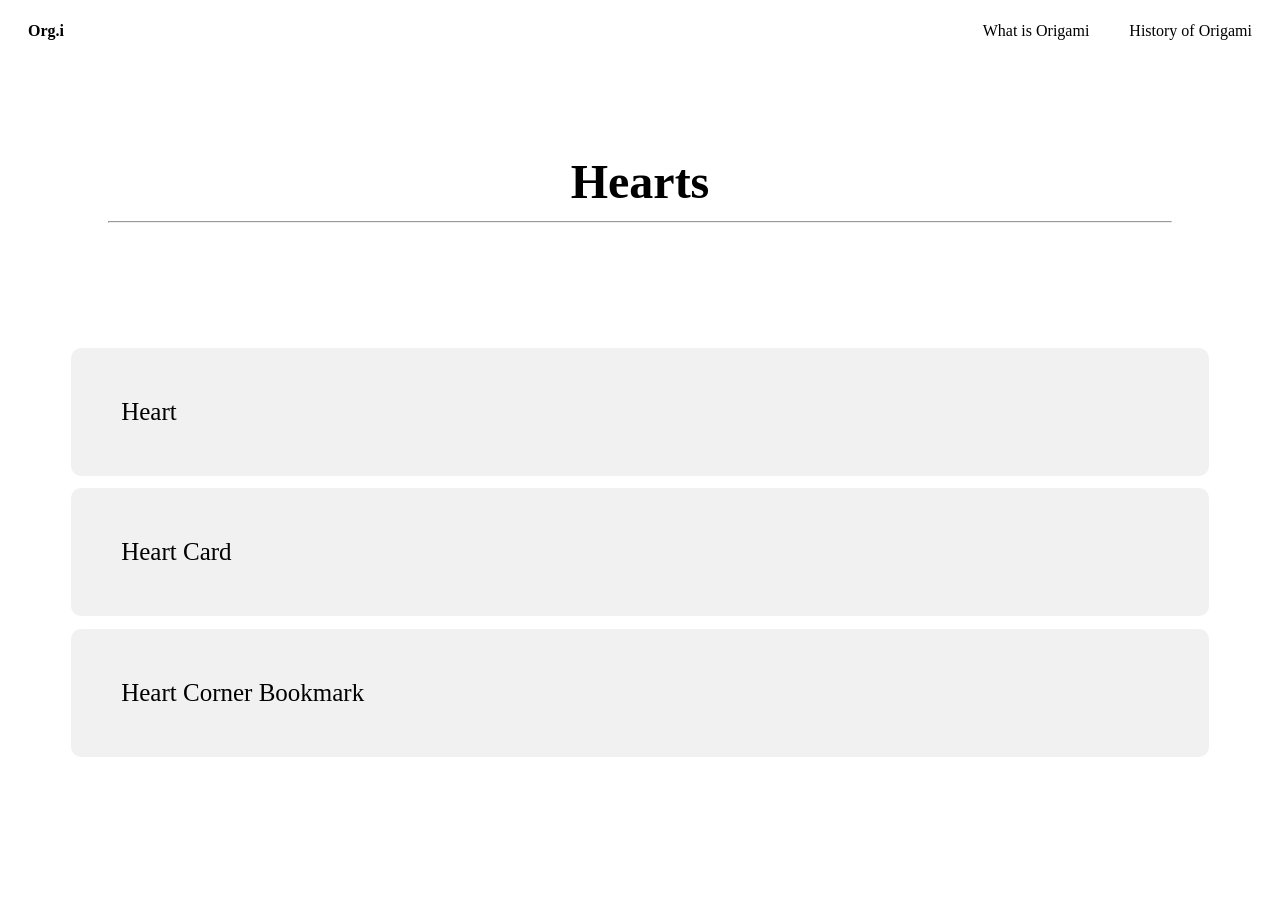
<file: Hearts.html>
<!DOCTYPE html>
<html lang="en">
<head>
    <meta charset="UTF-8">
    <meta name="viewport" content="width=device-width, initial-scale=1.0">
    <title>Hearts</title>
    <link rel="stylesheet" href="origami.css">

</head>
<body>

  <div class="navbar">
    <a href="index.html" class="navbar-left">Org.i</a> 

     <div class="navbar-right">
      
    <a href="What is Origami.html">What is Origami</a>
    <a href="History of Origami.html">History of Origami</a>
    </div>
   </div>

<div class="header">
  <h1>Hearts</h1>
  <hr>
</div>

<!-- Heart -->
<div class="column" onclick="openTab('b1');">
  Heart
</div>

<div id="b1" class="containerTab">
  <span onclick="this.parentElement.style.display='none'" class="closebtn">&times;</span>
  <h2 style="text-align:center">Heart Origami Steps</h2>
  
  <div class="container">
    <div class="caption-container">
    </div>
    
    <div class="mySlides1">
      <div class="numbertext">1 / 13</div>
      <img class="demo" src="Images/Hearts/Heart/origami-heart-diagram-step-1.png" alt="Step 1: Start with the white side of the paper facing up. Fold the paper in half vertically, then unfold it to create a center crease">
    </div>

    <div class="mySlides1">
      <div class="numbertext">2 / 13</div>
      <img class="demo" src="Images/Hearts/Heart/origami-heart-diagram-step-2.png" alt="Step 2: Fold the paper in half horizontally, then unfold again">
    </div>

    <div class="mySlides1">
      <div class="numbertext">3 / 13</div>
      <img class="demo" src="Images/Hearts/Heart/origami-heart-diagram-step-3.png" alt="Step 3: Fold the bottom edge up to meet the center crease">
    </div>

    <div class="mySlides1">
      <div class="numbertext">4 / 13</div>
      <img class="demo" src="Images/Hearts/Heart/origami-heart-diagram-step-4.png" alt="Step 4: Turn the paper over">
    </div>

    <div class="mySlides1">
      <div class="numbertext">5 / 13</div>
      <img class="demo" src="Images/Hearts/Heart/origami-heart-diagram-step-5.png" alt="Step 5: Fold the bottom edges diagonally upward so they meet the vertical center crease">
    </div>

    <div class="mySlides1">
      <div class="numbertext">6 / 13</div>
      <img class="demo" src="Images/Hearts/Heart/origami-heart-diagram-step-6.png" alt="Step 6: Turn the paper over">
    </div>

    <div class="mySlides1">
      <div class="numbertext">7 / 13</div>
      <img class="demo" src="Images/Hearts/Heart/origami-heart-diagram-step-7.png" alt="Step 7: Fold the top left edge diagonally downward to meet the vertical center crease. Repeat on the right side">
    </div>

    <div class="mySlides1">
      <div class="numbertext">8 / 13</div>
      <img class="demo" src="Images/Hearts/Heart/origami-heart-diagram-step-8.png" alt="Step 8: Fold the top flap down, leaving the white triangles on the sides unfolded. Continue folding the flap down while gently lifting the white triangles to avoid creasing them">
    </div>

    <div class="mySlides1">
      <div class="numbertext">9 / 13</div>
      <img class="demo" src="Images/Hearts/Heart/origami-heart-diagram-step-9.png" alt="Step 9: Fold the white triangles inward along the dotted lines where the white side and colored side of the paper meet">
    </div>

    <div class="mySlides1">
      <div class="numbertext">10 / 13</div>
      <img class="demo" src="Images/Hearts/Heart/origami-heart-diagram-step-10.png" alt="Step 10: Fold all four top corners downward to meet the crease created in Step 8">
    </div>

    <div class="mySlides1">
      <div class="numbertext">11 / 13</div>
      <img class="demo" src="Images/Hearts/Heart/origami-heart-diagram-step-11.png" alt="Step 11: Fold the top two corners down along the dotted lines. There are no exact reference points, so fold them the way you like">
    </div>

    <div class="mySlides1">
      <div class="numbertext">12 / 13</div>
      <img class="demo" src="Images/Hearts/Heart/origami-heart-diagram-step-12.png" alt="Step 12: Turn the model over">
    </div>

    <div class="mySlides1">
      <div class="numbertext">13 / 13</div>
      <img class="demo" src="Images/Hearts/Heart/origami-heart-diagram-step-completed.png" alt="Complete: Paper Heart is now complete!">
    </div>

    <a class="prev" onclick="plusSlides(-1, 0)">❮</a>
    <a class="next" onclick="plusSlides(1, 0)">❯</a>

    <p style="text-align:center" id="caption1"></p>


  </div>
  
</div>

<!-- Heart Card -->
<div class="column" onclick="openTab('b2');">
  Heart Card
</div>

  

    <div id="b2" class="containerTab">
      <span onclick="this.parentElement.style.display='none'" class="closebtn">&times;</span>
      <h2 style="text-align:center">Heart Card Origami Steps</h2>
  
    <div class="container">
      <div class="caption-container">
      </div>
    
    <div class="mySlides2">
        <div class="numbertext">1 / 13</div>
        <img class="demo" src="Images/Hearts/Heart Card/origami-heart-card-diagram-step-1.jpg" alt="Step 1: Start with a 2×1 rectangle (half of a square) with the colored side facing up. Fold and unfold the paper in half both vertically and horizontally. Then, turn the paper over">
      </div>
      
    <div class="mySlides2">
        <div class="numbertext">2 / 13</div>
        <img class="demo" src="Images/Hearts/Heart Card/origami-heart-card-diagram-step-2.png" alt="Step 2: Fold the bottom edge up to the centerline">
      </div>
  
      <div class="mySlides2">
        <div class="numbertext">3 / 13</div>
        <img class="demo" src="Images/Hearts/Heart Card/origami-heart-card-diagram-step-3.jpg" alt="Step 3: Fold and unfold the bottom edge to the nearest horizontal line (A). Then, unfold everything (B)">
      </div>

      <div class="mySlides2">
        <div class="numbertext">4 / 13</div>
        <img class="demo" src="Images/Hearts/Heart Card/origami-heart-card-diagram-step-4.jpg" alt="Step 4: Fold the bottom edge up along the crease you just made">
      </div>
  
      <div class="mySlides2">
        <div class="numbertext">5 / 13</div>
        <img class="demo" src="Images/Hearts/Heart Card/origami-heart-card-diagram-step-5.jpg" alt="Step 5: Turn the paper over">
      </div>

      <div class="mySlides2">
        <div class="numbertext">6 / 13</div>
        <img class="demo" src="Images/Hearts/Heart Card/origami-heart-card-diagram-step-6.jpg" alt="Step 6: Pleat fold as shown. Valley fold along the horizontal centerline and Mountain fold the nearest horizontal line">
      </div>
  
      <div class="mySlides2">
        <div class="numbertext">7 / 13</div>
        <img class="demo" src="Images/Hearts/Heart Card/origami-heart-card-diagram-step-7.jpg" alt="Step 7: Fold and unfold the bottom corners inward to meet the vertical centerline. Crease only the bottom section as shown in the diagram">
      </div>

      <div class="mySlides2">
        <div class="numbertext">8 / 13</div>
        <img class="demo" src="Images/Hearts/Heart Card/origami-heart-card-diagram-step-8-2048x2048.png" alt="Step 8: Fold the top right corner of the top flap down to meet the nearest horizontal line. Then, unfold">
      </div>
  
      <div class="mySlides2">
        <div class="numbertext">9 / 13</div>
        <img class="demo" src="Images/Hearts/Heart Card/origami-heart-card-diagram-step-9.jpg" alt="Step 9: Inside reverse fold along the crease you just made">
      </div>

      <div class="mySlides2">
        <div class="numbertext">10 / 13</div>
        <img class="demo" src="Images/Hearts/Heart Card/origami-heart-card-diagram-step-10.jpg" alt="Step 10: Fold the flap you just created to the left">
      </div>
  
      <div class="mySlides2">
        <div class="numbertext">11 / 13</div>
        <img class="demo" src="Images/Hearts/Heart Card/origami-heart-card-diagram-step-11.jpg" alt="Step 11: Repeat Steps 8 to 10 on the left side">
      </div>

      <div class="mySlides2">
        <div class="numbertext">12 / 13</div>
        <img class="demo" src="Images/Hearts/Heart Card/origami-heart-card-diagram-step-12.jpg" alt="Step 12: Turn the model over from top to bottom">
      </div>
  
      <div class="mySlides2">
        <div class="numbertext">13 / 13</div>
        <img class="demo" src="Images/Hearts/Heart Card/origami-heart-card-fold-completed-diagram.jpg" alt="Complete: Paper Heart Card is now complete!">
      </div>


      <a class="prev" onclick="plusSlides(-1, 1)">❮</a>
      <a class="next" onclick="plusSlides(1, 1)">❯</a>
  
      <p style="text-align:center" id="caption2"></p>
  
  
    </div>
  

  
</div>

<!-- Heart Corner Bookmark -->
<div class="column" onclick="openTab('b3');">
  Heart Corner Bookmark
</div>

  

    <div id="b3" class="containerTab">
      <span onclick="this.parentElement.style.display='none'" class="closebtn">&times;</span>
      <h2 style="text-align:center">Heart Corner Bookmark Origami Steps</h2>
  
    <div class="container">
      <div class="caption-container">
      </div>
      
    <div class="mySlides3">
        <div class="numbertext">1 / 24</div>
        <img class="demo" src="Images/Hearts/Heart Corner Bookmark/origami-heart-corner-bookmark-diagram-step-1.png" alt="Step 1: Start with a 2×1 rectangle (half of a square) with the white side facing up. Fold and unfold in half both vertically and horizontally">
      </div>

      <div class="mySlides3">
        <div class="numbertext">2 / 24</div>
        <img class="demo" src="Images/Hearts/Heart Corner Bookmark/origami-heart-corner-bookmark-diagram-step-2.png" alt="Step 2: Fold the bottom edge up to the horizontal centerline. Pinch a small mark at the right edge, then unfold">
      </div>

      <div class="mySlides3">
        <div class="numbertext">3 / 24</div>
        <img class="demo" src="Images/Hearts/Heart Corner Bookmark/origami-heart-corner-bookmark-diagram-step-3.png" alt="Step 3: Fold the bottom edge up again, this time to the pinch mark you just made">
      </div>

      <div class="mySlides3">
        <div class="numbertext">4 / 24</div>
        <img class="demo" src="Images/Hearts/Heart Corner Bookmark/origami-heart-corner-bookmark-diagram-step-4.png" alt="Step 4: Turn the paper over">
      </div>

      <div class="mySlides3">
        <div class="numbertext">5 / 24</div>
        <img class="demo" src="Images/Hearts/Heart Corner Bookmark/origami-heart-corner-bookmark-diagram-step-5.png" alt="Step 5: Fold both bottom corners in to meet the vertical centerline.">
      </div>

      <div class="mySlides3">
        <div class="numbertext">6 / 24</div>
        <img class="demo" src="Images/Hearts/Heart Corner Bookmark/origami-heart-corner-bookmark-diagram-step-6.png" alt="Step 6: Turn the model over">
      </div>

      <div class="mySlides3">
        <div class="numbertext">7 / 24</div>
        <img class="demo" src="Images/Hearts/Heart Corner Bookmark/origami-heart-corner-bookmark-diagram-step-7.png" alt="Step 7: Fold the bottom corner up to the nearest horizontal centerline">
      </div>

      <div class="mySlides3">
        <div class="numbertext">8 / 24</div>
        <img class="demo" src="Images/Hearts/Heart Corner Bookmark/origami-heart-corner-bookmark-diagram-step-8.png" alt="Step 8: Turn the paper over">
      </div>

      <div class="mySlides3">
        <div class="numbertext">9 / 24</div>
        <img class="demo" src="Images/Hearts/Heart Corner Bookmark/origami-heart-corner-bookmark-diagram-step-9.png" alt="Step 9: Lift the bottom right flap and squash it flat">
      </div>

      <div class="mySlides3">
        <div class="numbertext">10 / 24</div>
        <img class="demo" src="Images/Hearts/Heart Corner Bookmark/origami-heart-corner-bookmark-diagram-step-10.png" alt="Step 10: Repeat on the left side">
      </div>

      <div class="mySlides3">
        <div class="numbertext">11 / 24</div>
        <img class="demo" src="Images/Hearts/Heart Corner Bookmark/origami-heart-corner-bookmark-diagram-step-11.png" alt="Step 11: Fold the bottom left and right corners in to meet the nearest vertical crease">
      </div>

      <div class="mySlides3">
        <div class="numbertext">12 / 24</div>
        <img class="demo" src="Images/Hearts/Heart Corner Bookmark/origami-heart-corner-bookmark-diagram-step-12.png" alt="Step 12: Fold both bottom corners up to the nearest horizontal line">
      </div>

      <div class="mySlides3">
        <div class="numbertext">13 / 24</div>
        <img class="demo" src="Images/Hearts/Heart Corner Bookmark/origami-heart-corner-bookmark-diagram-step-13.png" alt="Step 13: Fold the right edge to the centerline, then unfold">
      </div>

      <div class="mySlides3">
        <div class="numbertext">14 / 24</div>
        <img class="demo" src="Images/Hearts/Heart Corner Bookmark/origami-heart-corner-bookmark-diagram-step-14.png" alt="Step 14: Fold the bottom right corner along the edge of the heart, starting at the circle point">
      </div>

      <div class="mySlides3">
        <div class="numbertext">15 / 24</div>
        <img class="demo" src="Images/Hearts/Heart Corner Bookmark/origami-heart-corner-bookmark-diagram-step-15.png" alt="Step 15: Mountain fold the top section down along the dashed line">
      </div>

      <div class="mySlides3">
        <div class="numbertext">16 / 24</div>
        <img class="demo" src="Images/Hearts/Heart Corner Bookmark/origami-heart-corner-bookmark-diagram-step-16.png" alt="Step 16: Rotate the model 90° clockwise">
      </div>

      <div class="mySlides3">
        <div class="numbertext">17 / 24</div>
        <img class="demo" src="Images/Hearts/Heart Corner Bookmark/origami-heart-corner-bookmark-diagram-step-17.png" alt="Step 17: Turn the model over">
      </div>

      <div class="mySlides3">
        <div class="numbertext">18 / 24</div>
        <img class="demo" src="Images/Hearts/Heart Corner Bookmark/origami-heart-corner-bookmark-diagram-step-18.png" alt="Step 18: Fold both the top and bottom edges along the dashed lines">
      </div>

      <div class="mySlides3">
        <div class="numbertext">19 / 24</div>
        <img class="demo" src="Images/Hearts/Heart Corner Bookmark/origami-heart-corner-bookmark-diagram-step-19.png" alt="Step 19: Fold the right edge to the nearest vertical line, then unfold">
      </div>

      <div class="mySlides3">
        <div class="numbertext">20 / 24</div>
        <img class="demo" src="Images/Hearts/Heart Corner Bookmark/origami-heart-corner-bookmark-diagram-step-20.png" alt="Step 20: Fold the top right corner in to meet the nearest corner">
      </div>

      <div class="mySlides3">
        <div class="numbertext">21 / 24</div>
        <img class="demo" src="Images/Hearts/Heart Corner Bookmark/origami-heart-corner-bookmark-diagram-step-21.png" alt="Step 21: Fold the bottom right corner up along the diagonal of the square area">
      </div>

      <div class="mySlides3">
        <div class="numbertext">22 / 24</div>
        <img class="demo" src="Images/Hearts/Heart Corner Bookmark/origami-heart-corner-bookmark-diagram-step-22.png" alt="Step 22: Mountain fold the top strip into the pocket behind.">
      </div>

      <div class="mySlides3">
        <div class="numbertext">23 / 24</div>
        <img class="demo" src="Images/Hearts/Heart Corner Bookmark/origami-heart-corner-bookmark-diagram-step-23.png" alt="Step 23: Gently spread the layers and turn the model over.">
      </div>

      <div class="mySlides3">
        <div class="numbertext">24 / 24</div>
        <img class="demo" src="Images/Hearts/Heart Corner Bookmark/origami-heart-corner-bookmark-diagram-completed.png" alt="Complete: Paper Heart Corner Bookmark is now complete!">
      </div>

      <a class="prev" onclick="plusSlides(-1, 2)">❮</a>
      <a class="next" onclick="plusSlides(1, 2)">❯</a>
  
      <p style="text-align:center" id="caption3"></p>
  
  
    </div>


<script>

let slideIndex = [1, 1, 1]; 
let slideId = ["mySlides1", "mySlides2", "mySlides3"];
let captionId = ["caption1", "caption2", "caption3"]; 


showSlides(1, 0);
showSlides(1, 1);
showSlides(1, 2);

function openTab(tabName) {
  let i;
  let x = document.getElementsByClassName("containerTab");
  for (i = 0; i < x.length; i++) {
    x[i].style.display = "none";
  }
  document.getElementById(tabName).style.display = "block";
}


function plusSlides(n, no) {
  showSlides(slideIndex[no] += n, no);
}

function showSlides(n, no) {
  let i;
  let x = document.getElementsByClassName(slideId[no]);
  let captionText = document.getElementById(captionId[no]);

  
  if (n > x.length) {slideIndex[no] = 1}
  if (n < 1) {slideIndex[no] = x.length}
  
  for (i = 0; i < x.length; i++) {
    x[i].style.display = "none";
  }
  x[slideIndex[no]-1].style.display = "block";

  if (captionText) {
    captionText.innerHTML = x[slideIndex[no]-1].querySelector('img').alt;
  }
}


</script>

</body>
</html>
</file>
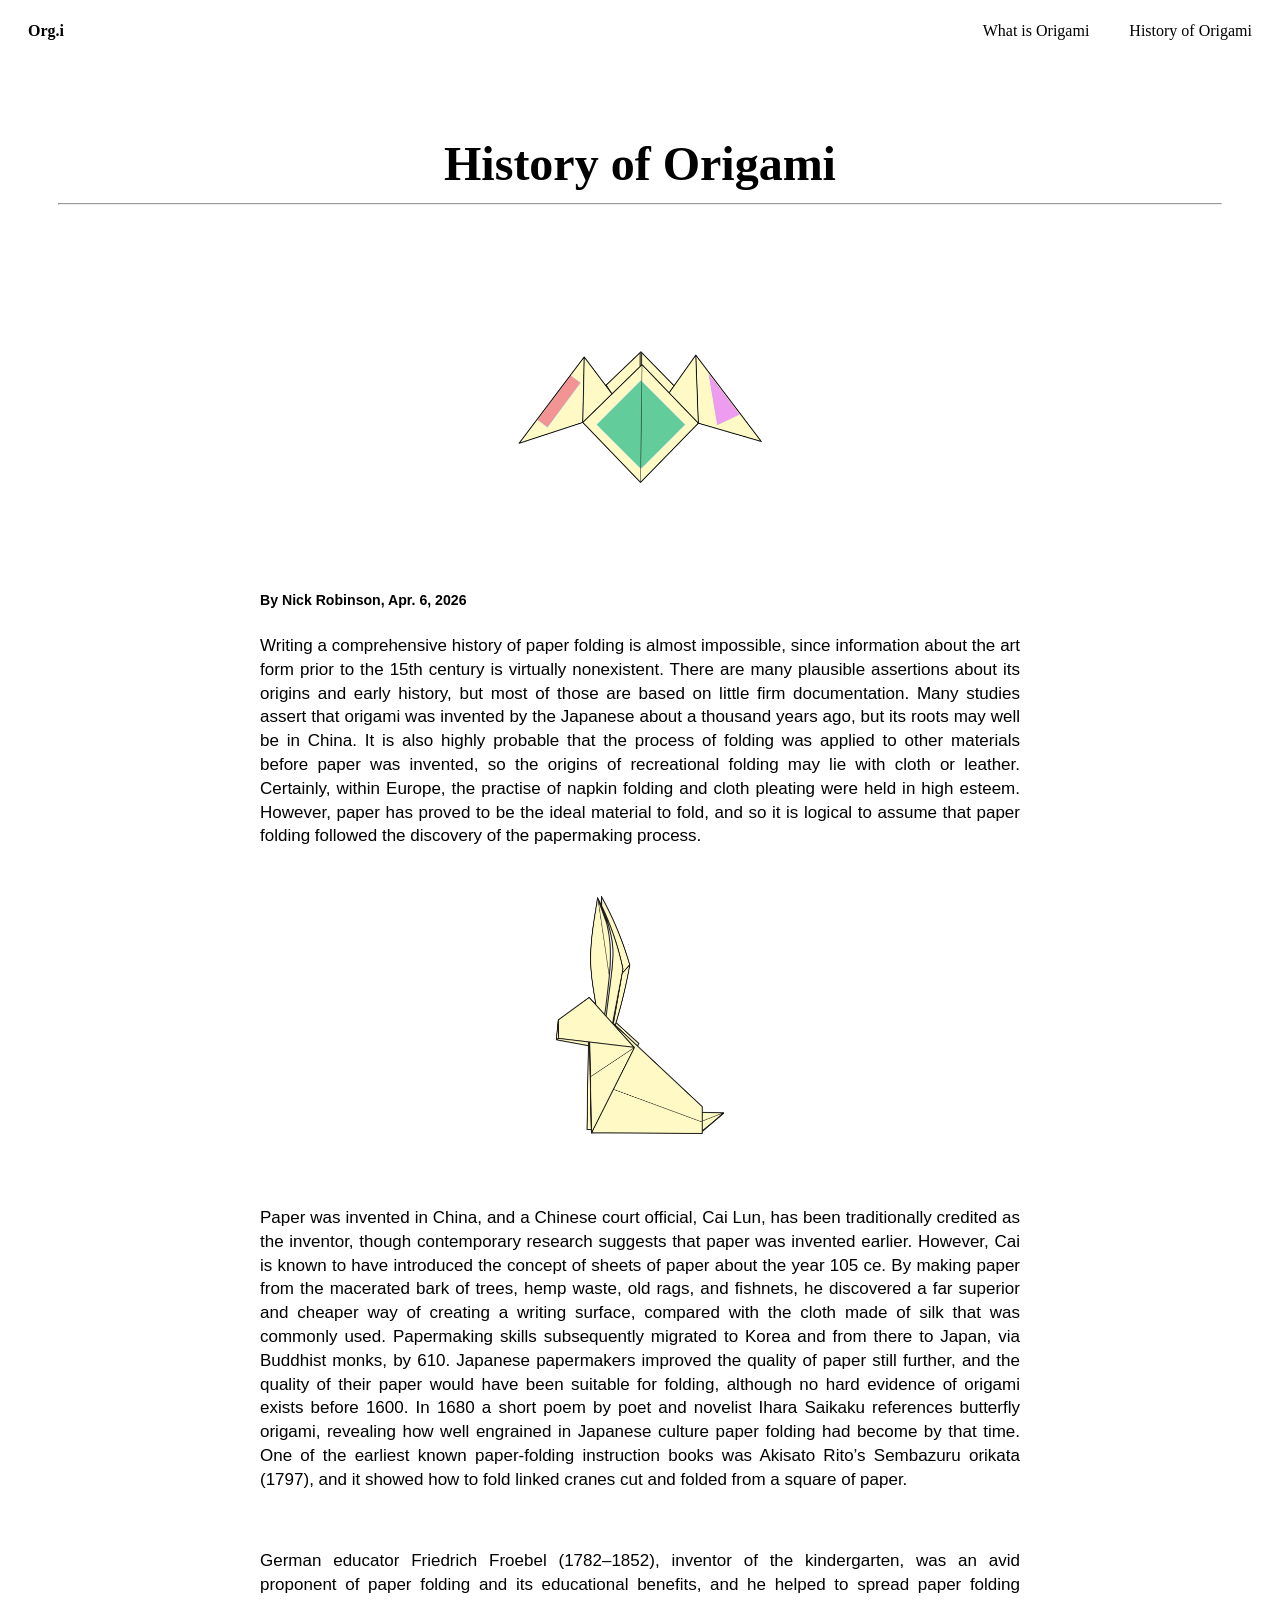
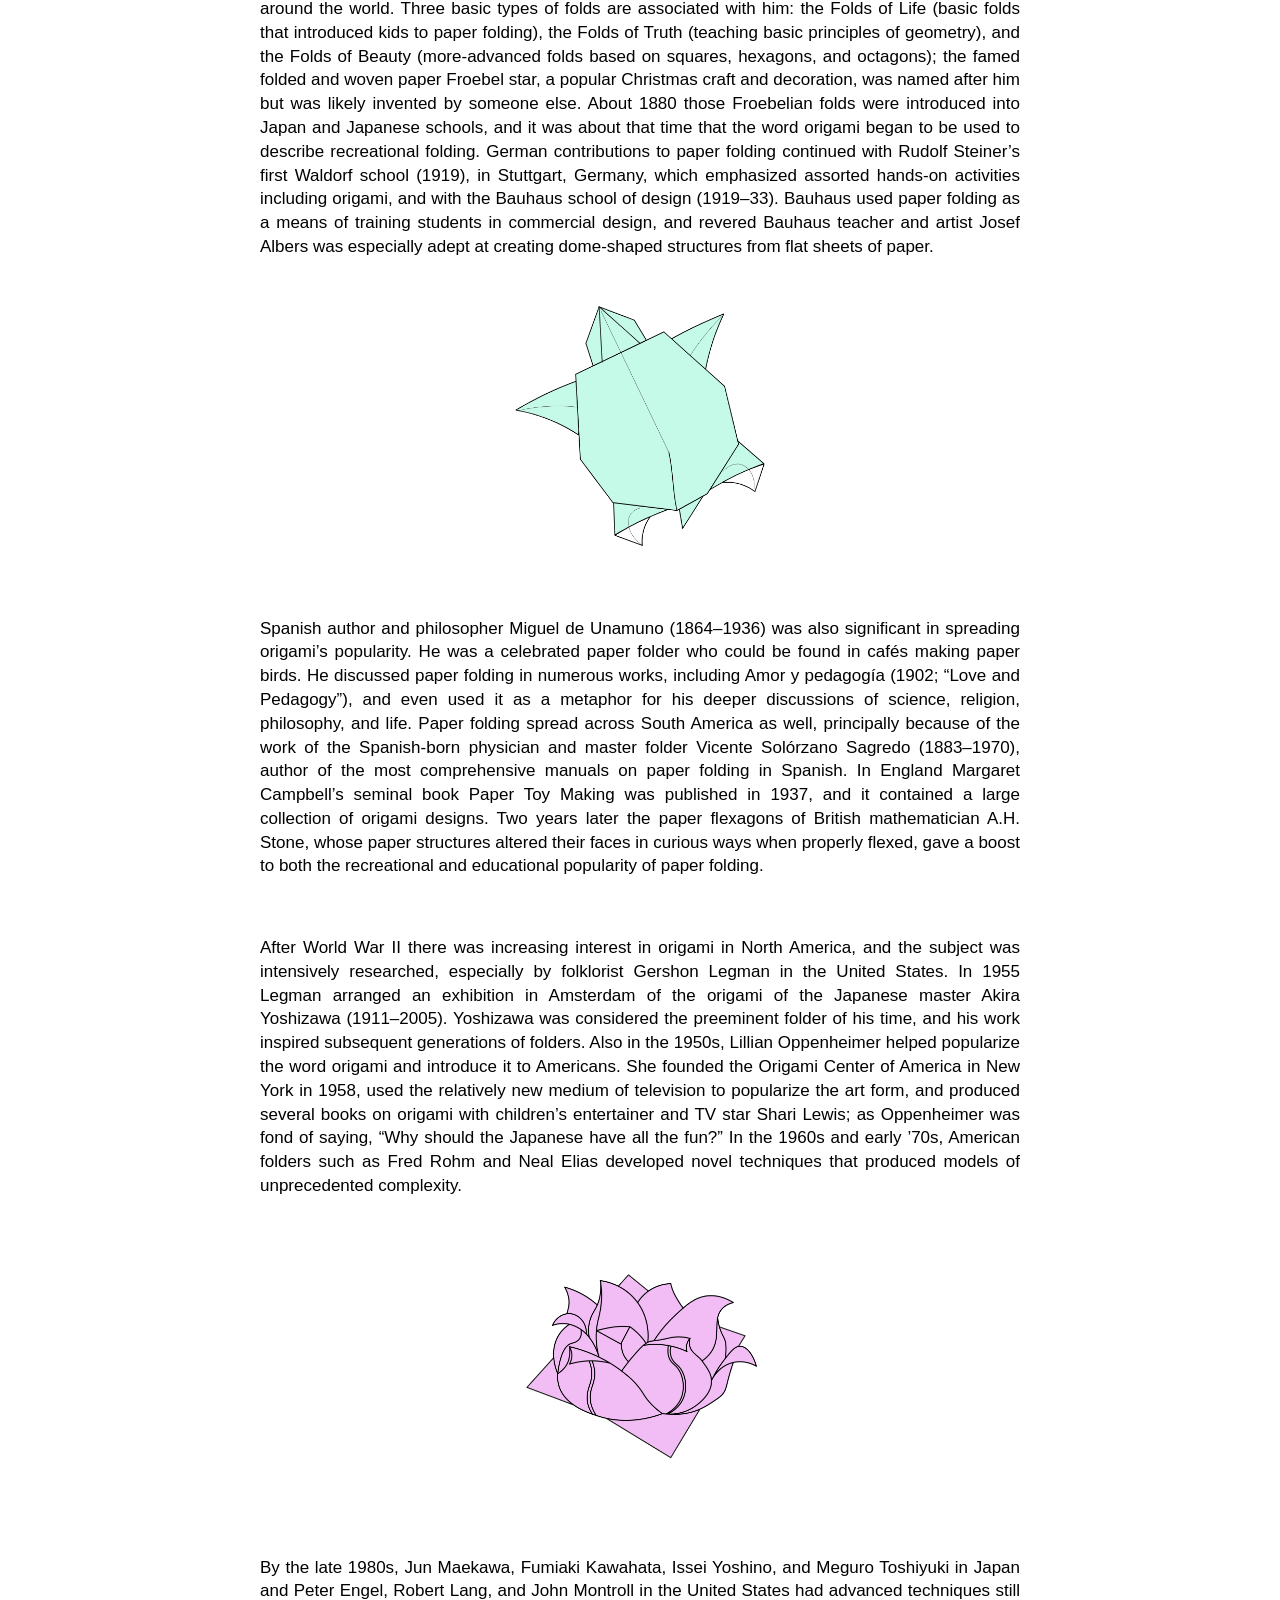
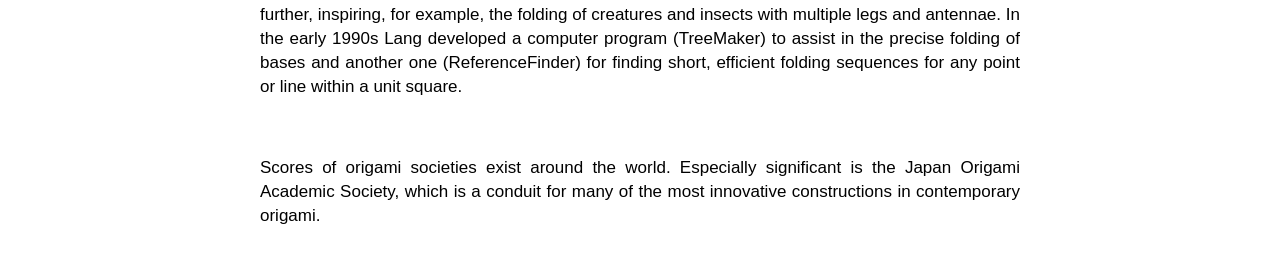
<file: History of Origami.html>
<!DOCTYPE html>
<html lang="en">
<head>
    <meta charset="UTF-8">
    <meta name="viewport" content="width=device-width, initial-scale=1.0">
    <title>History of origami
    </title>
    <link rel="stylesheet" href="Origami Info.css">

</head>

<body>
          
  <div class="navbar">
    <a href="index.html" class="navbar-left">Org.i</a> 

     <div class="navbar-right">
      
    <a href="What is Origami.html">What is Origami</a>
    <a href="History of Origami.html">History of Origami</a>
    </div>
   </div>


      <header class="header">
        <h1>History of Origami</h1>
        <hr>

      </header>
      
      <div class="container">
        <div class="main">
            <img class="demo" src="Images/Info/History of Origami/Fortune Teller.png" style="height:300px;" >

          <h5>By Nick Robinson, Apr. 6, 2026</h5>
          <p>Writing a comprehensive history of paper folding is almost impossible, since information about the art form prior to the 15th century is virtually nonexistent. There are many plausible assertions about its origins and early history, but most of those are based on little firm documentation. Many studies assert that origami was invented by the Japanese about a thousand years ago, but its roots may well be in China. It is also highly probable that the process of folding was applied to other materials before paper was invented, so the origins of recreational folding may lie with cloth or leather. Certainly, within Europe, the practise of napkin folding and cloth pleating were held in high esteem. However, paper has proved to be the ideal material to fold, and so it is logical to assume that paper folding followed the discovery of the papermaking process.</p>
          <img class="demo" src="Images/Info/History of Origami/Rabbit.png" style="height:300px;" >
          <br>
          <p>Paper was invented in China, and a Chinese court official, Cai Lun, has been traditionally credited as the inventor, though contemporary research suggests that paper was invented earlier. However, Cai is known to have introduced the concept of sheets of paper about the year 105 ce. By making paper from the macerated bark of trees, hemp waste, old rags, and fishnets, he discovered a far superior and cheaper way of creating a writing surface, compared with the cloth made of silk that was commonly used. Papermaking skills subsequently migrated to Korea and from there to Japan, via Buddhist monks, by 610. Japanese papermakers improved the quality of paper still further, and the quality of their paper would have been suitable for folding, although no hard evidence of origami exists before 1600. In 1680 a short poem by poet and novelist Ihara Saikaku references butterfly origami, revealing how well engrained in Japanese culture paper folding had become by that time. One of the earliest known paper-folding instruction books was Akisato Rito’s Sembazuru orikata (1797), and it showed how to fold linked cranes cut and folded from a square of paper.</p>
          <br>
          <p>German educator Friedrich Froebel (1782–1852), inventor of the kindergarten, was an avid proponent of paper folding and its educational benefits, and he helped to spread paper folding around the world. Three basic types of folds are associated with him: the Folds of Life (basic folds that introduced kids to paper folding), the Folds of Truth (teaching basic principles of geometry), and the Folds of Beauty (more-advanced folds based on squares, hexagons, and octagons); the famed folded and woven paper Froebel star, a popular Christmas craft and decoration, was named after him but was likely invented by someone else. About 1880 those Froebelian folds were introduced into Japan and Japanese schools, and it was about that time that the word origami began to be used to describe recreational folding. German contributions to paper folding continued with Rudolf Steiner’s first Waldorf school (1919), in Stuttgart, Germany, which emphasized assorted hands-on activities including origami, and with the Bauhaus school of design (1919–33). Bauhaus used paper folding as a means of training students in commercial design, and revered Bauhaus teacher and artist Josef Albers was especially adept at creating dome-shaped structures from flat sheets of paper.</p>
          <img class="demo" src="Images/Info/History of Origami/Turtle.png" style="height:300px;" >
          <br>
          <p>Spanish author and philosopher Miguel de Unamuno (1864–1936) was also significant in spreading origami’s popularity. He was a celebrated paper folder who could be found in cafés making paper birds. He discussed paper folding in numerous works, including Amor y pedagogía (1902; “Love and Pedagogy”), and even used it as a metaphor for his deeper discussions of science, religion, philosophy, and life. Paper folding spread across South America as well, principally because of the work of the Spanish-born physician and master folder Vicente Solórzano Sagredo (1883–1970), author of the most comprehensive manuals on paper folding in Spanish. In England Margaret Campbell’s seminal book Paper Toy Making was published in 1937, and it contained a large collection of origami designs. Two years later the paper flexagons of British mathematician A.H. Stone, whose paper structures altered their faces in curious ways when properly flexed, gave a boost to both the recreational and educational popularity of paper folding.</p>
          <br>
          <p>After World War II there was increasing interest in origami in North America, and the subject was intensively researched, especially by folklorist Gershon Legman in the United States. In 1955 Legman arranged an exhibition in Amsterdam of the origami of the Japanese master Akira Yoshizawa (1911–2005). Yoshizawa was considered the preeminent folder of his time, and his work inspired subsequent generations of folders. Also in the 1950s, Lillian Oppenheimer helped popularize the word origami and introduce it to Americans. She founded the Origami Center of America in New York in 1958, used the relatively new medium of television to popularize the art form, and produced several books on origami with children’s entertainer and TV star Shari Lewis; as Oppenheimer was fond of saying, “Why should the Japanese have all the fun?” In the 1960s and early ’70s, American folders such as Fred Rohm and Neal Elias developed novel techniques that produced models of unprecedented complexity.</p>
          <img class="demo" src="Images/Info/History of Origami/Flower.png" style="height:300px;" >
          <br>
          <p>By the late 1980s, Jun Maekawa, Fumiaki Kawahata, Issei Yoshino, and Meguro Toshiyuki in Japan and Peter Engel, Robert Lang, and John Montroll in the United States had advanced techniques still further, inspiring, for example, the folding of creatures and insects with multiple legs and antennae. In the early 1990s Lang developed a computer program (TreeMaker) to assist in the precise folding of bases and another one (ReferenceFinder) for finding short, efficient folding sequences for any point or line within a unit square.</p>
          <br>
          <p>Scores of origami societies exist around the world. Especially significant is the Japan Origami Academic Society, which is a conduit for many of the most innovative constructions in contemporary origami.</p>
          <br>
      
      </body>
      </html>
      
      
      
</body>
</html>
</file>
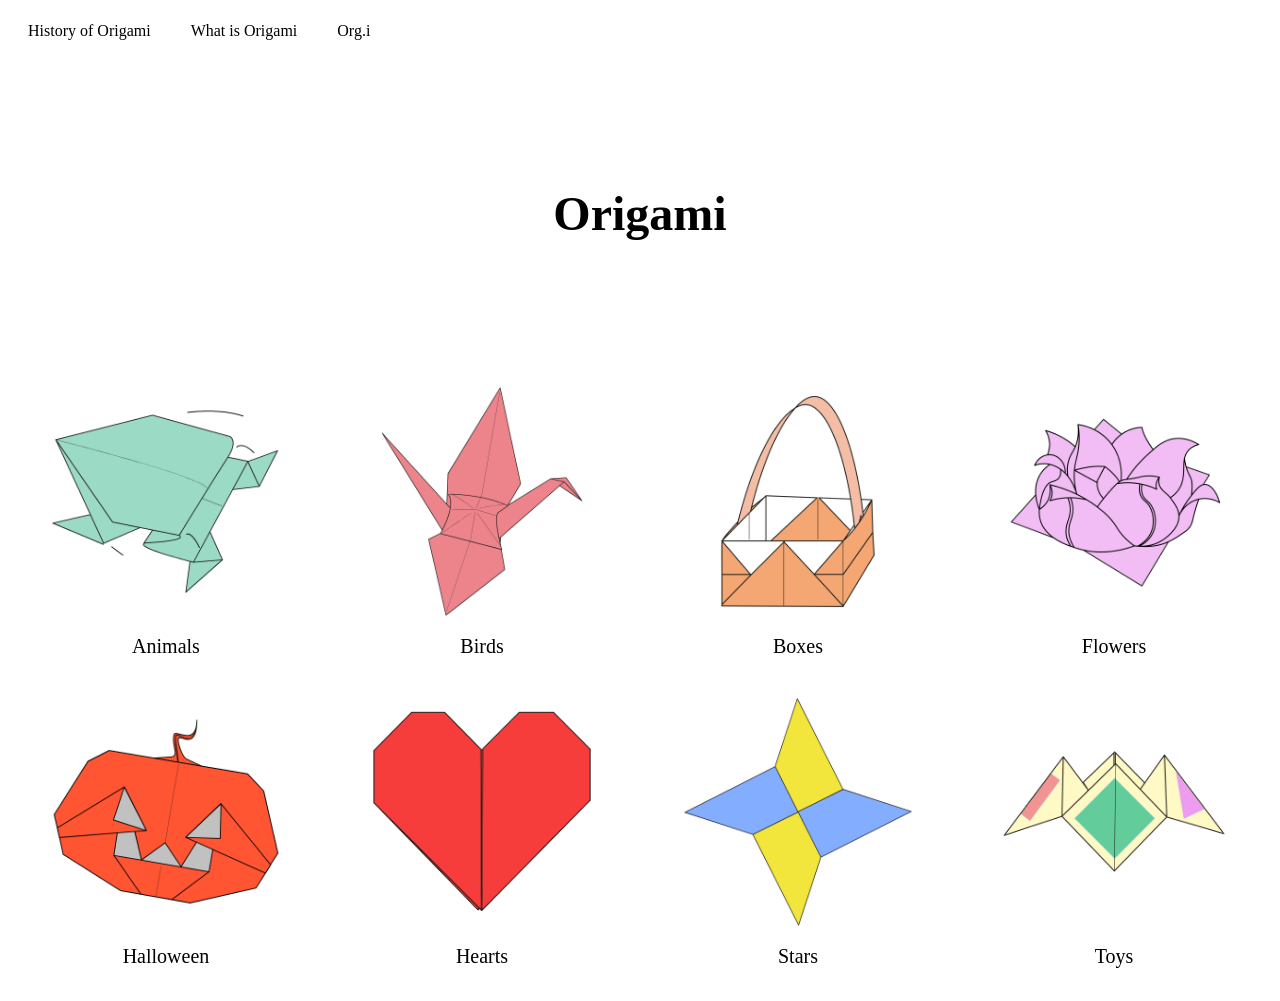
<file: Org.html>
<!DOCTYPE html>
<head>
    <title>Origami</title>
    <link rel="stylesheet" href="Org.css">

</head>

<body>

<div class="navbar">
    <a href="https://www.britannica.com/art/origami/History-of-origami">History of Origami</a>
    <a href="https://www.britannica.com/art/origami">What is Origami</a>
    <a href="Org.html" class="left">Org.i</a>
  
  </div>
  
  
  
      <div class="header">
          <h1>Origami</h1>
      </div>
  

<div class="gallery">

    <div class="gallery-item">
      <a target="_blank" href="Animals.html">
        <img src="Images/Animals/Animalsthumbnail.png" alt="Animals" width="600" height="400">
      </a>
      <div class="desc">Animals</div>
    </div>
    
    <div class="gallery-item">
      <a target="_blank" href="Birds.html">
        <img src="Images/Birds/Birdsthumbnail.png" alt="Birds" width="600" height="400">
      </a>
      <div class="desc">Birds</div>
    </div>
    
    <div class="gallery-item">
      <a target="_blank" href="Boxes.html">
        <img src="Images/Boxes/Boxesthumbnail.png" alt="Boxes" width="600" height="400">
      </a>
      <div class="desc">Boxes</div>
    </div>

    <div class="gallery-item">
      <a target="_blank" a href="Flowers.html">
        <img src="Images/Flowers/Flowersthumbnail.png" alt="Flowers" width="600" height="400">
      </a>
      <div class="desc">Flowers</div>
    </div>

    <div class="gallery-item">
      <a target="_blank" a href="Halloween.html">
        <img src="Images/Halloween/Halloweenthumbnail.png" alt="Halloween" width="600" height="400">
      </a>
      <div class="desc">Halloween</div>
    </div>

    <div class="gallery-item">
      <a target="_blank" a href="Hearts.html">
        <img src="Images/Hearts/Heartthumbnail.png" alt="Hearts" width="600" height="400">
      </a>
      <div class="desc">Hearts</div>
    </div>
    
    <div class="gallery-item">
      <a target="_blank" a href="Stars.html">
        <img src="Images/Stars/Starsthumbnail.png" alt="Stars" width="600" height="400">
      </a>
      <div class="desc">Stars</div>
    </div>


      <div class="gallery-item">
        <a target="_blank" a href="Toys.html">
          <img src="Images/Toys/Toysthumbnail.png" alt="Toys" width="600" height="400">
        </a>
        <div class="desc">Toys</div>
      </div>






    
    </div>
    
</body>

      


  </html>
    <style>
</file>
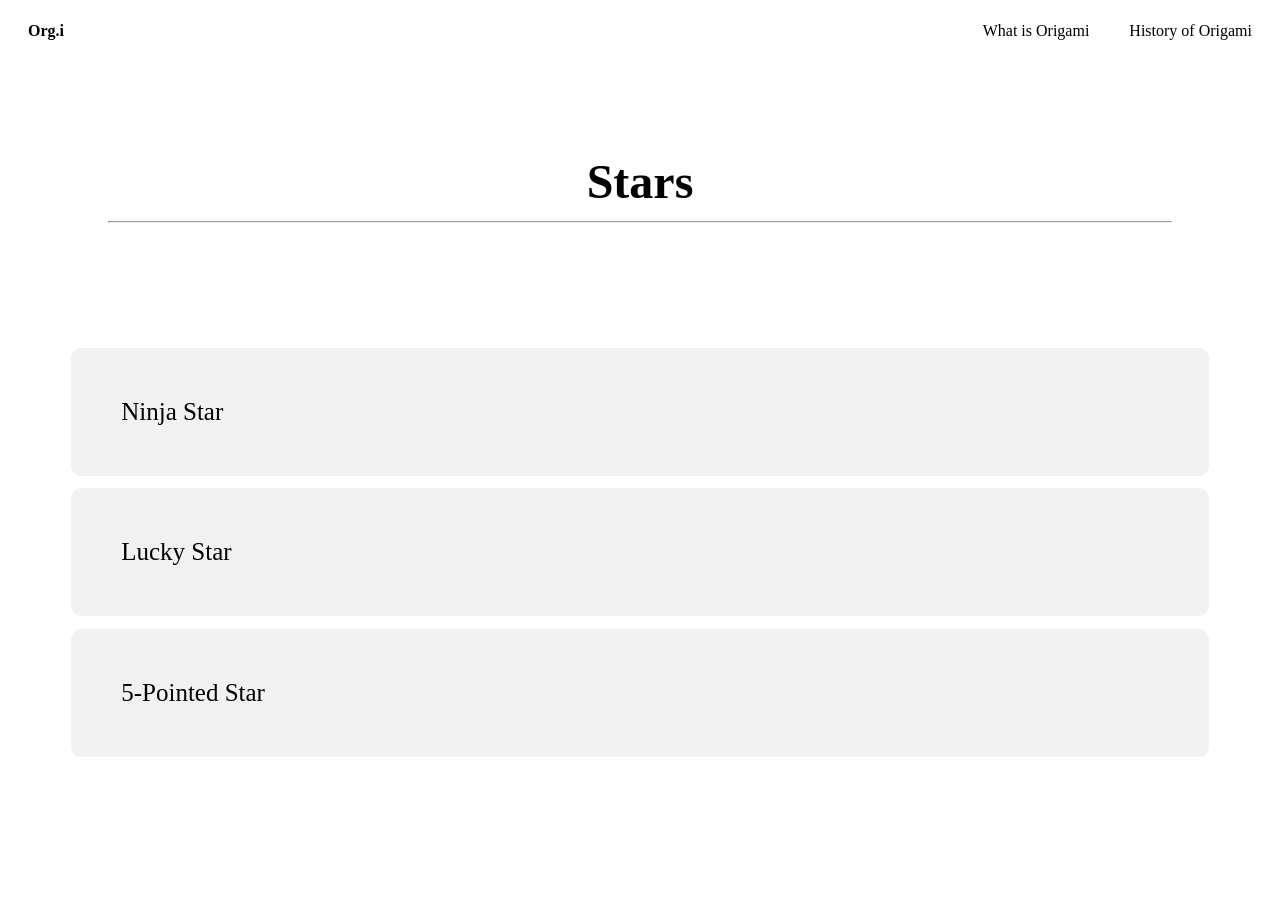
<file: Stars.html>
<!DOCTYPE html>
<html lang="en">
<head>
    <meta charset="UTF-8">
    <meta name="viewport" content="width=device-width, initial-scale=1.0">
    <title>Stars</title>
    <link rel="stylesheet" href="origami.css">

</head>
<body>

  <div class="navbar">
    <a href="index.html" class="navbar-left">Org.i</a> 

     <div class="navbar-right">
      
    <a href="What is Origami.html">What is Origami</a>
    <a href="History of Origami.html">History of Origami</a>
    </div>
   </div>
   
<div class="header">
  <h1>Stars</h1>
  <hr>
</div>

<!-- Ninja Star -->
<div class="column" onclick="openTab('b1');">
  Ninja Star 
</div>

<div id="b1" class="containerTab">
  <span onclick="this.parentElement.style.display='none'" class="closebtn">&times;</span>
  <h2 style="text-align:center">Ninja Star  Origami Steps</h2>
  
  <div class="container">
    <div class="caption-container">
    </div>
    
    <div class="mySlides1">
      <div class="numbertext">1 / 12</div>
      <img class="demo" src="Images/Stars/Ninja Star/origami-ninja-star-diagram-step-1.png" alt="Step 1: Start with two identical square sheets of paper, white side up. Fold and unfold each sheet in half vertically and horizontally to create two centerlines">
    </div>

    <div class="mySlides1">
      <div class="numbertext">2 / 12</div>
      <img class="demo" src="Images/Stars/Ninja Star/origami-ninja-star-diagram-step-2.png" alt="Step 2: Fold the left and right edges of both papers to the vertical centerline">
    </div>

    <div class="mySlides1">
      <div class="numbertext">3 / 12</div>
      <img class="demo" src="Images/Stars/Ninja Star/origami-ninja-star-diagram-step-3.png" alt="Step 3: Fold both papers in half lengthwise">
    </div>

    <div class="mySlides1">
      <div class="numbertext">4 / 12</div>
      <img class="demo" src="Images/Stars/Ninja Star/origami-ninja-star-diagram-step-4.png" alt="Step 4: First unit: Fold the top edge to the left edge. Then, fold the bottom edge to the right edge. Second unit: Fold the top edge to the right edge. Then, fold the bottom edge to the left edge">
    </div>

    <div class="mySlides1">
      <div class="numbertext">5 / 12</div>
      <img class="demo" src="Images/Stars/Ninja Star/origami-ninja-star-diagram-step-5.png" alt="Step 5: First unit: Fold the top corner to the right along the diagonal of the square area. Then, fold the bottom corner to the left along diagonal of the square area. Second unit: Repeat the same folds but mirrored. Fold the top corner to the left and the bottom corner to the right.">
    </div>

    <div class="mySlides1">
      <div class="numbertext">6 / 12</div>
      <img class="demo" src="Images/Stars/Ninja Star/origami-ninja-star-diagram-step-6.png" alt="Step 6: Rotate the first unit about 45° counterclockwise. Then, rotate the second unit about 22° counterclockwise">
    </div>

    <div class="mySlides1">
      <div class="numbertext">7 / 12</div>
      <img class="demo" src="Images/Stars/Ninja Star/origami-ninja-star-diagram-step-7.png" alt="Step 7: Turn the first unit over">
    </div>

    <div class="mySlides1">
      <div class="numbertext">8 / 12</div>
      <img class="demo" src="Images/Stars/Ninja Star/origami-ninja-star-diagram-step-8.png" alt="Step 8: Place the second unit on top of the first unit">
    </div>

    <div class="mySlides1">
      <div class="numbertext">9 / 12</div>
      <img class="demo" src="Images/Stars/Ninja Star/origami-ninja-star-diagram-step-9.png" alt="Step 9: Tuck the tips of the first unit’s flaps into the pockets of the second unit. Adjust the layers, then crease firmly">
    </div>

    <div class="mySlides1">
      <div class="numbertext">10 / 12</div>
      <img class="demo" src="Images/Stars/Ninja Star/origami-ninja-star-diagram-step-10.png" alt="Step 10: Turn the model over">
    </div>

    <div class="mySlides1">
      <div class="numbertext">11 / 12</div>
      <img class="demo" src="Images/Stars/Ninja Star/origami-ninja-star-diagram-step-11.png" alt="Step 11: Tuck the tips of the second unit’s flaps into the pockets of the first unit. Adjust the layers, then crease well">
    </div>

    <div class="mySlides1">
      <div class="numbertext">12 / 12</div>
      <img class="demo" src="Images/Stars/Ninja Star/origami-ninja-star-diagram-completed.png" alt="Complete: Paper Ninja Star is now complete!">
    </div>

    <a class="prev" onclick="plusSlides(-1, 0)">❮</a>
    <a class="next" onclick="plusSlides(1, 0)">❯</a>

    <p style="text-align:center" id="caption1"></p>


  </div>
  
</div>

<!-- Lucky Star -->
<div class="column" onclick="openTab('b2');">
  Lucky Star
</div>

    <div id="b2" class="containerTab">
      <span onclick="this.parentElement.style.display='none'" class="closebtn">&times;</span>
      <h2 style="text-align:center">Lucky Star Origami Steps</h2>
  
    <div class="container">
      <div class="caption-container">
      </div>
      
    <div class="mySlides2">
        <div class="numbertext">1 / 12</div>
        <img class="demo" src="Images/Stars/Lucky Star/Traditional-Origami-Lucky-Star-Diagram-Step-1.jpg" alt="Step 1: Start with a long, narrow strip of paper">
      </div>

      <div class="mySlides2">
        <div class="numbertext">2 / 12</div>
        <img class="demo" src="Images/Stars/Lucky Star/Traditional-Origami-Lucky-Star-Diagram-Step-2.jpg" alt="Step 2: The exact measurements are not important. Form a loop at one end of the strip">
      </div>

      <div class="mySlides2">
        <div class="numbertext">3 / 12</div>
        <img class="demo" src="Images/Stars/Lucky Star/Traditional-Origami-Lucky-Star-Diagram-Step-3.jpg" alt="Step 3: Pull the loop through, leaving only a small strip of paper at the end">
      </div>

      <div class="mySlides2">
        <div class="numbertext">4 / 12</div>
        <img class="demo" src="Images/Stars/Lucky Star/Traditional-Origami-Lucky-Star-Diagram-Step-4.jpg" alt="Step 4: Flatten the loop so that it forms a pentagonal shape">
      </div>

      <div class="mySlides2">
        <div class="numbertext">5 / 12</div>
        <img class="demo" src="Images/Stars/Lucky Star/Traditional-Origami-Lucky-Star-Diagram-Step-5.jpg" alt="Step 5: Tuck the remaining small strip of paper under the two top layers of the loop">
      </div>

      <div class="mySlides2">
        <div class="numbertext">6 / 12</div>
        <img class="demo" src="Images/Stars/Lucky Star/Traditional-Origami-Lucky-Star-Diagram-Step-6.jpg" alt="Step 6: Flip the model around">
      </div>

      <div class="mySlides2">
        <div class="numbertext">7 / 12</div>
        <img class="demo" src="Images/Stars/Lucky Star/Traditional-Origami-Lucky-Star-Diagram-Step-7.jpg" alt="Step 7: Fold the pentagonal portion down, aligning the top left edge with the width of the long strip">
      </div>

      <div class="mySlides2">
        <div class="numbertext">8 / 12</div>
        <img class="demo" src="Images/Stars/Lucky Star/Traditional-Origami-Lucky-Star-Diagram-Step-8.jpg" alt="Step 8: Fold down the pentagonal portion again, aligning the top right edge with the strip. Note that the edge being aligned is different from that of Step 5">
      </div>

      <div class="mySlides2">
        <div class="numbertext">9 / 12</div>
        <img class="demo" src="Images/Stars/Lucky Star/Traditional-Origami-Lucky-Star-Diagram-Step-9.jpg" alt="Step 9: Continue to repeat Steps 5 and 6, alternating the edges that are lined up. Stop when there is only a small strip remaining">
      </div>

      <div class="mySlides2">
        <div class="numbertext">10 / 12</div>
        <img class="demo" src="Images/Stars/Lucky Star/Traditional-Origami-Lucky-Star-Diagram-Step-10.jpg" alt="Step 10: Tuck the small remaining strip under the top two layers, similar to Step 3">
      </div>

      <div class="mySlides2">
        <div class="numbertext">11 / 12</div>
        <img class="demo" src="Images/Stars/Lucky Star/Traditional-Origami-Lucky-Star-Diagram-Step-11.jpg" alt="Step 11: And now, the fun part! Pinch at the corners to puff up the star">
      </div>

      <div class="mySlides2">
        <div class="numbertext">12 / 12</div>
        <img class="demo" src="Images/Stars/Lucky Star/Traditional-Origami-Lucky-Star-Diagram-Step-12.jpg" alt="Complete: Paper Lucky Star is now complete!">
      </div>

      
   



      <a class="prev" onclick="plusSlides(-1, 1)">❮</a>
      <a class="next" onclick="plusSlides(1, 1)">❯</a>
  
      <p style="text-align:center" id="caption2"></p>
  
  
    </div>
  

  
</div>

<!-- 5-Pointed Star -->
<div class="column" onclick="openTab('b3');">
  5-Pointed Star
</div>
    <div id="b3" class="containerTab">
      <span onclick="this.parentElement.style.display='none'" class="closebtn">&times;</span>
      <h2 style="text-align:center">5-Pointed Star Origami Steps</h2>
  
    <div class="container">
      <div class="caption-container">
      </div>
      
    <div class="mySlides3">
        <div class="numbertext">1 / 11</div>
        <img class="demo" src="Images/Stars/5-Pointed Star/origami-5-pointed-star-diagram-step-1.png" alt="Step 1: Start with the white side of the paper facing up in a diamond position. Fold and unfold along the vertical diagonal">
      </div>

      <div class="mySlides3">
        <div class="numbertext">2 / 11</div>
        <img class="demo" src="Images/Stars/5-Pointed Star/origami-5-pointed-star-diagram-step-2.png" alt="Step 2: Fold the bottom left and bottom right edges in to meet the centerline">
      </div>

      <div class="mySlides3">
        <div class="numbertext">3 / 11</div>
        <img class="demo" src="Images/Stars/5-Pointed Star/origami-5-pointed-star-diagram-step-3.png" alt="Step 3: Fold the top corner down to meet the left corner, then unfold. Repeat for the right corner">
      </div>

      <div class="mySlides3">
        <div class="numbertext">4 / 11</div>
        <img class="demo" src="Images/Stars/5-Pointed Star/origami-5-pointed-star-diagram-step-4.png" alt="Step 4: Make an inside reverse fold on the right corner area. The top flap will rest over the left flap">
      </div>

      <div class="mySlides3">
        <div class="numbertext">5 / 11</div>
        <img class="demo" src="Images/Stars/5-Pointed Star/origami-5-pointed-star-diagram-step-5.png" alt="Step 5: Untuck the left flap so it sits on top">
      </div>

      <div class="mySlides3">
        <div class="numbertext">6 / 11</div>
        <img class="demo" src="Images/Stars/5-Pointed Star/origami-5-pointed-star-diagram-step-6.png" alt="Step 6: Reinforce the creases you already made (2 valley folds and 1 mountain fold)">
      </div>

      <div class="mySlides3">
        <div class="numbertext">7 / 11</div>
        <img class="demo" src="Images/Stars/5-Pointed Star/origami-5-pointed-star-diagram-step-7.png" alt="Step 7: Repeat Steps 1 to 6 four more times. You’ll end up with 5 identical units">
      </div>

      <div class="mySlides3">
        <div class="numbertext">8 / 11</div>
        <img class="demo" src="Images/Stars/5-Pointed Star/origami-5-pointed-star-diagram-step-8.png" alt="Step 8: Take two units. Slide the triangular flap of one unit behind the right flap of the other unit">
      </div>

      <div class="mySlides3">
        <div class="numbertext">9 / 11</div>
        <img class="demo" src="Images/Stars/5-Pointed Star/origami-5-pointed-star-diagram-step-9.png" alt="Step 9: Tuck the triangular flap of the right unit in between the top layers of the left unit’s right flap">
      </div>

      <div class="mySlides3">
        <div class="numbertext">10 / 11</div>
        <img class="demo" src="Images/Stars/5-Pointed Star/origami-5-pointed-star-diagram-step.png" alt="Step 10: Repeat the same connection three more times with the remaining units to complete the star">
      </div>

      <div class="mySlides3">
        <div class="numbertext">11 / 11</div>
        <img class="demo" src="Images/Stars/5-Pointed Star/origami-5-pointed-star-diagram-completed-.png" alt="Complete: Paper 5-Pointed Star is now complete!">
      </div>

      <a class="prev" onclick="plusSlides(-1, 2)">❮</a>
      <a class="next" onclick="plusSlides(1, 2)">❯</a>
  
      <p style="text-align:center" id="caption3"></p>
  
  
    </div>


<script>

let slideIndex = [1, 1, 1]; 
let slideId = ["mySlides1", "mySlides2", "mySlides3"];
let captionId = ["caption1", "caption2", "caption3"]; 


showSlides(1, 0);
showSlides(1, 1);
showSlides(1, 2);

function openTab(tabName) {
  let i;
  let x = document.getElementsByClassName("containerTab");
  for (i = 0; i < x.length; i++) {
    x[i].style.display = "none";
  }
  document.getElementById(tabName).style.display = "block";
}


function plusSlides(n, no) {
  showSlides(slideIndex[no] += n, no);
}

function showSlides(n, no) {
  let i;
  let x = document.getElementsByClassName(slideId[no]);
  let captionText = document.getElementById(captionId[no]);

  
  if (n > x.length) {slideIndex[no] = 1}
  if (n < 1) {slideIndex[no] = x.length}
  
  for (i = 0; i < x.length; i++) {
    x[i].style.display = "none";
  }
  x[slideIndex[no]-1].style.display = "block";

  if (captionText) {
    captionText.innerHTML = x[slideIndex[no]-1].querySelector('img').alt;
  }
}


</script>

</body>
</html>
</file>
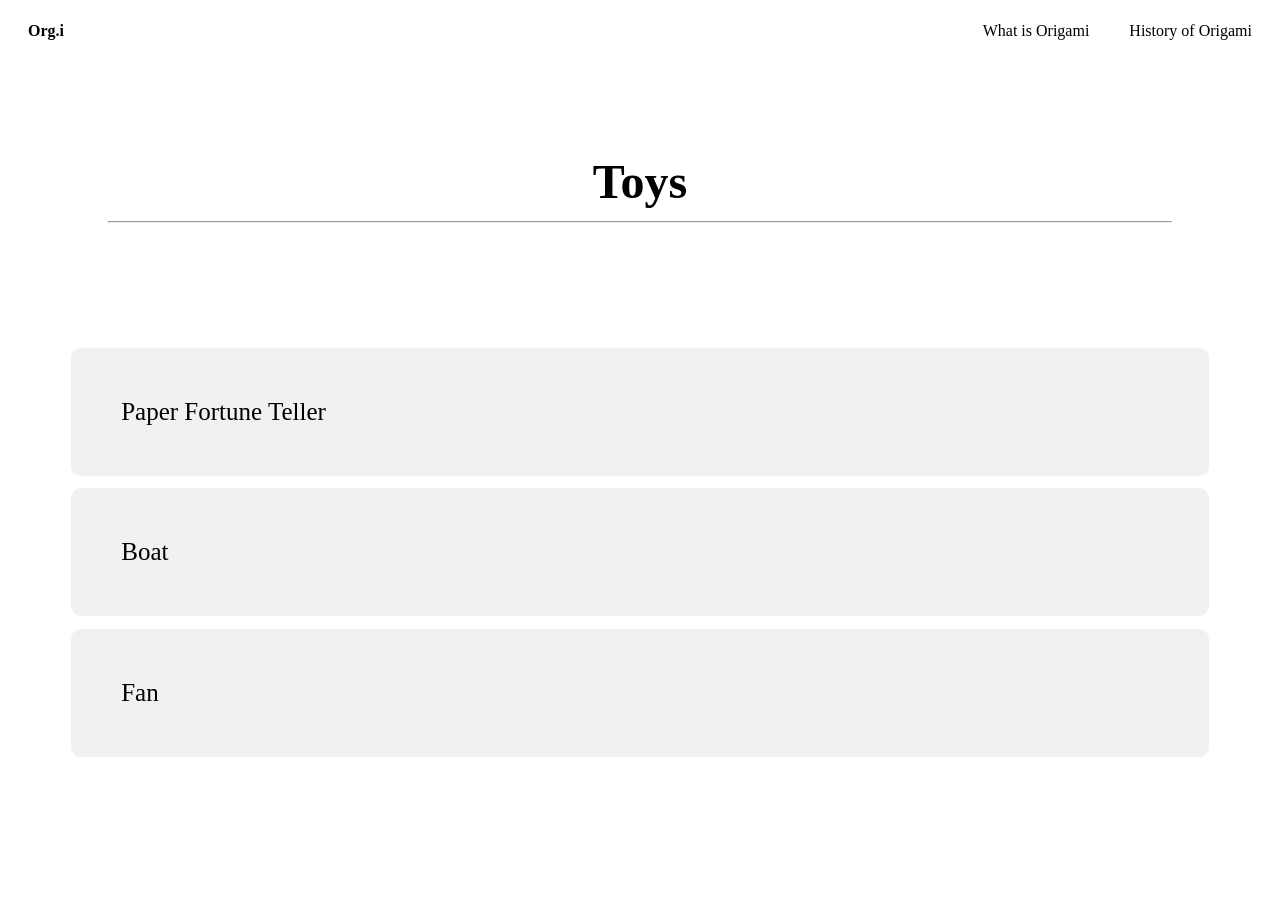
<file: Toys.html>
<!DOCTYPE html>
<html lang="en">
<head>
    <meta charset="UTF-8">
    <meta name="viewport" content="width=device-width, initial-scale=1.0">
    <title>Toys</title>
    <link rel="stylesheet" href="origami.css">

</head>
<body>
  <div class="navbar">
    <a href="index.html" class="navbar-left">Org.i</a> 

     <div class="navbar-right">
      
    <a href="What is Origami.html">What is Origami</a>
    <a href="History of Origami.html">History of Origami</a>
    </div>
   </div>

<div class="header">
  <h1>Toys</h1>
  <hr>
</div>

<!-- Paper Fortune Teller -->
<div class="column" onclick="openTab('b1');">
  Paper Fortune Teller
</div>

<div id="b1" class="containerTab">
  <span onclick="this.parentElement.style.display='none'" class="closebtn">&times;</span>
  <h2 style="text-align:center">Paper Fortune Teller Origami Steps</h2>
  
  <div class="container">
    <div class="caption-container">
    </div>
    
    <div class="mySlides1">
      <div class="numbertext">1 / 12</div>
      <img class="demo" src="Images/Toys/Paper Fortune Teller/origami-fortune-teller-diagram-step-1-2048x2048.png" alt="Step 1: Start with the white side of the paper facing up. Fold in half diagonally, then unfold">
    </div>

    <div class="mySlides1">
      <div class="numbertext">2 / 12</div>
      <img class="demo" src="Images/Toys/Paper Fortune Teller/origami-fortune-teller-diagram-step-2-2048x2048.png" alt="Step 2: Fold in half diagonally the other way, then unfold">
    </div>

    <div class="mySlides1">
      <div class="numbertext">3 / 12</div>
      <img class="demo" src="Images/Toys/Paper Fortune Teller/origami-fortune-teller-diagram-step-3-2048x2048.png" alt="Step 3: Fold all four corners to meet at the center point">
    </div>

    <div class="mySlides1">
      <div class="numbertext">4 / 12</div>
      <img class="demo" src="Images/Toys/Paper Fortune Teller/origami-fortune-teller-diagram-step-4-2048x2048.png" alt="Step 4: Turn the model over">
    </div>

    <div class="mySlides1">
      <div class="numbertext">5 / 12</div>
      <img class="demo" src="Images/Toys/Paper Fortune Teller/origami-fortune-teller-diagram-step-5-2048x2048.png" alt="Step 5: Write fortunes. (You’ll have 8 fortunes in total!)">
    </div>

    <div class="mySlides1">
      <div class="numbertext">6 / 12</div>
      <img class="demo" src="Images/Toys/Paper Fortune Teller/origami-fortune-teller-diagram-step-6-2048x2048.png" alt="Step 6: Fold all four corners to the center again">
    </div>

    <div class="mySlides1">
      <div class="numbertext">7 / 12</div>
      <img class="demo" src="Images/Toys/Paper Fortune Teller/origami-fortune-teller-diagram-step-7-2048x2048.png" alt="Step 7: Write the numbers 1 to 8 on the top flap triangles. Then, turn the model over">
    </div>

    <div class="mySlides1">
      <div class="numbertext">8 / 12</div>
      <img class="demo" src="Images/Toys/Paper Fortune Teller/origami-fortune-teller-diagram-step-8-2048x2048.png" alt="Step 8: Decorate the four sections by drawing any shapes or designs you like. Then, turn the model over">
    </div>

    <div class="mySlides1">
      <div class="numbertext">9 / 12</div>
      <img class="demo" src="Images/Toys/Paper Fortune Teller/origami-fortune-teller-diagram-step-9-2048x2048.png" alt="Step 9: Fold the model in half, both diagonally and vertically, to create creases, then unfold">
    </div>

    <div class="mySlides1">
      <div class="numbertext">10 / 12</div>
      <img class="demo" src="Images/Toys/Paper Fortune Teller/origami-fortune-teller-diagram-step-10-2048x2048.png" alt="Step 10: Fold in half horizontally">
    </div>

    <div class="mySlides1">
      <div class="numbertext">11 / 12</div>
      <img class="demo" src="Images/Toys/Paper Fortune Teller/origami-fortune-teller-diagram-step-11-2048x2048.png" alt="Step 11: Lift the top flaps slightly on each side of the model and slide your fingers under them">
    </div>

    <div class="mySlides1">
      <div class="numbertext">12 / 12</div>
      <img class="demo" src="Images/Toys/Paper Fortune Teller/origami-fortune-teller-diagram-completed-1024x1024.png" alt="Complete: Paper Paper Fortune Teller is now complete!">
    </div>

    <a class="prev" onclick="plusSlides(-1, 0)">❮</a>
    <a class="next" onclick="plusSlides(1, 0)">❯</a>

    <p style="text-align:center" id="caption1"></p>


  </div>
  
</div>

<!-- Boat -->
<div class="column" onclick="openTab('b2');">
  Boat
</div>

    <div id="b2" class="containerTab">
      <span onclick="this.parentElement.style.display='none'" class="closebtn">&times;</span>
      <h2 style="text-align:center">Boat Origami Steps</h2>
  
    <div class="container">
      <div class="caption-container">
      </div>
      
    <div class="mySlides2">
        <div class="numbertext">1 / 12</div>
        <img class="demo" src="Images/Toys/Boat/Traditional-Origami-Boat-Diagram-step-1.jpg" alt="Step 1: Start with a rectangular piece of paper. Fold it in half vertically and then unfold it to create a crease">
      </div>

      <div class="mySlides2">
        <div class="numbertext">2 / 12</div>
        <img class="demo" src="Images/Toys/Boat/Traditional-Origami-Boat-Diagram-step-2.jpg" alt="Step 2: Fold the paper in half horizontally">
      </div>

      <div class="mySlides2">
        <div class="numbertext">3 / 12</div>
        <img class="demo" src="Images/Toys/Boat/Traditional-Origami-Boat-Diagram-step-3.jpg" alt="Step 3: Fold the top corners down to meet the center crease. Your paper should now look like a triangle with a rectangle underneath">
      </div>

      <div class="mySlides2">
        <div class="numbertext">4 / 12</div>
        <img class="demo" src="Images/Toys/Boat/Traditional-Origami-Boat-Diagram-step-4.jpg" alt="Step 4: Fold the top layer of the rectangle up along the bottom edge of the triangle">
      </div>

      <div class="mySlides2">
        <div class="numbertext">5 / 12</div>
        <img class="demo" src="Images/Toys/Boat/Traditional-Origami-Boat-Diagram-step-5.jpg" alt="Step 5: Mountain fold the bottom layer of the rectangle up behind the triangle">
      </div>

      <div class="mySlides2">
        <div class="numbertext">6 / 12</div>
        <img class="demo" src="Images/Toys/Boat/Traditional-Origami-Boat-Diagram-step-6.jpg" alt="Step 6: Open the paper from the bottom and push in the sides. This should create a diamond shape">
      </div>

      <div class="mySlides2">
        <div class="numbertext">7 / 12</div>
        <img class="demo" src="Images/Toys/Boat/Traditional-Origami-Boat-Diagram-step-7.jpg" alt="Step 7: Open the paper from the bottom and push in the sides. This should create a diamond shape">
      </div>

      <div class="mySlides2">
        <div class="numbertext">8 / 12</div>
        <img class="demo" src="Images/Toys/Boat/Traditional-Origami-Boat-Diagram-step-8.jpg" alt="Step 8: Tuck the right flap under the left flap on both sides, flattening the model">
      </div>

      <div class="mySlides2">
        <div class="numbertext">9 / 12</div>
        <img class="demo" src="Images/Toys/Boat/Traditional-Origami-Boat-Diagram-step-9.jpg" alt="Step 9: Fold the top flap of the diamond up along the bottom edge of the top triangle. Then, flip the model over and repeat the fold on the other side">
      </div>

      <div class="mySlides2">
        <div class="numbertext">10 / 12</div>
        <img class="demo" src="Images/Toys/Boat/Traditional-Origami-Boat-Diagram-step-10.jpg" alt="Step 10: Open the paper at the bottom again, similar to Step 6">
      </div>

      <div class="mySlides2">
        <div class="numbertext">11 / 12</div>
        <img class="demo" src="Images/Toys/Boat/Traditional-Origami-Boat-Diagram-step-11.jpg" alt="Step 11: Then, gently pull both ends of the paper out until the boat forms">
      </div>

      <div class="mySlides2">
        <div class="numbertext">12 / 12</div>
        <img class="demo" src="Images/Toys/Boat/Traditional-Origami-Boat-Diagram-step-12.jpg" alt="Complete: Paper Boat is now complete!">
      </div>

      <a class="prev" onclick="plusSlides(-1, 1)">❮</a>
      <a class="next" onclick="plusSlides(1, 1)">❯</a>
  
      <p style="text-align:center" id="caption2"></p>
  
  
    </div>
  

  
</div>

<!-- Fan -->
<div class="column" onclick="openTab('b3');">
  Fan
</div>

  

    <div id="b3" class="containerTab">
      <span onclick="this.parentElement.style.display='none'" class="closebtn">&times;</span>
      <h2 style="text-align:center">Fan Origami Steps</h2>
  
    <div class="container">
      <div class="caption-container">
      </div>
      
    <div class="mySlides3">
        <div class="numbertext">1 / 12</div>
        <img class="demo" src="Images/Toys/Fan/origami-fan-diagram-step-1.jpg" alt="Step 1: Start with a double-sided rectangular paper or square origami paper. Fold in half and unfold">
      </div>

      <div class="mySlides3">
        <div class="numbertext">2 / 12</div>
        <img class="demo" src="Images/Toys/Fan/origami-fan-diagram-step-2.jpg" alt="Step 2: Fold each side in half to the center crease, and unfold">
      </div>

      <div class="mySlides3">
        <div class="numbertext">3 / 12</div>
        <img class="demo" src="Images/Toys/Fan/origami-fan-diagram-step-3.jpg" alt="Step 3: Fold each side in half to the center crease, and unfold">
      </div>

      <div class="mySlides3">
        <div class="numbertext">4 / 12</div>
        <img class="demo" src="Images/Toys/Fan/origami-fan-diagram-step-4.jpg" alt="Step 4: Repeat on the left side">
      </div>

      <div class="mySlides3">
        <div class="numbertext">5 / 12</div>
        <img class="demo" src="Images/Toys/Fan/origami-fan-diagram-step-5.jpg" alt="Step 5: Turn the paper over and fold each segment in half">
      </div>

      <div class="mySlides3">
        <div class="numbertext">6 / 12</div>
        <img class="demo" src="Images/Toys/Fan/origami-fan-diagram-step-6.jpg" alt="Step 6: Collapse the model and open the left flap">
      </div>

      <div class="mySlides3">
        <div class="numbertext">7 / 12</div>
        <img class="demo" src="Images/Toys/Fan/origami-fan-diagram-step-7.jpg" alt="Step 7: With the left flap open, fold the model in half from bottom to top, keeping the left flap. We’ll use it to attach both sides together">
      </div>

      <div class="mySlides3">
        <div class="numbertext">8 / 12</div>
        <img class="demo" src="Images/Toys/Fan/origami-fan-diagram-step-8.jpg" alt="Step 8: Fold both corners to the center line, simultaneously folding the two layers">
      </div>

      <div class="mySlides3">
        <div class="numbertext">9 / 12</div>
        <img class="demo" src="Images/Toys/Fan/origami-fan-diagram-step-9.jpg" alt="Step 9: Fold the top corner down once more. The angle is not important. This fold is to secure the previous fold made in step 8">
      </div>

      <div class="mySlides3">
        <div class="numbertext">10 / 12</div>
        <img class="demo" src="Images/Toys/Fan/origami-fan-diagram-step-10.jpg" alt="Step 10: Close the left flap towards the center of the fan to lock both sides together. Use the existing crease">
      </div>

      <div class="mySlides3">
        <div class="numbertext">11 / 12</div>
        <img class="demo" src="Images/Toys/Fan/origami-fan-diagram-step-11.jpg" alt="Step 11: Open the fan and rotate the model towards you">
      </div>

      <div class="mySlides3">
        <div class="numbertext">12 / 12</div>
        <img class="demo" src="Images/Toys/Fan/origami-fan-diagram-completed.jpg" alt="Complete: Paper Fan is now complete!">
      </div>

      <a class="prev" onclick="plusSlides(-1, 2)">❮</a>
      <a class="next" onclick="plusSlides(1, 2)">❯</a>
  
      <p style="text-align:center" id="caption3"></p>
  
  
    </div>


<script>

let slideIndex = [1, 1, 1]; 
let slideId = ["mySlides1", "mySlides2", "mySlides3"];
let captionId = ["caption1", "caption2", "caption3"]; 


showSlides(1, 0);
showSlides(1, 1);
showSlides(1, 2);

function openTab(tabName) {
  let i;
  let x = document.getElementsByClassName("containerTab");
  for (i = 0; i < x.length; i++) {
    x[i].style.display = "none";
  }
  document.getElementById(tabName).style.display = "block";
}


function plusSlides(n, no) {
  showSlides(slideIndex[no] += n, no);
}

function showSlides(n, no) {
  let i;
  let x = document.getElementsByClassName(slideId[no]);
  let captionText = document.getElementById(captionId[no]);

  
  if (n > x.length) {slideIndex[no] = 1}
  if (n < 1) {slideIndex[no] = x.length}
  
  for (i = 0; i < x.length; i++) {
    x[i].style.display = "none";
  }
  x[slideIndex[no]-1].style.display = "block";

  if (captionText) {
    captionText.innerHTML = x[slideIndex[no]-1].querySelector('img').alt;
  }
}


</script>

</body>
</html>
</file>
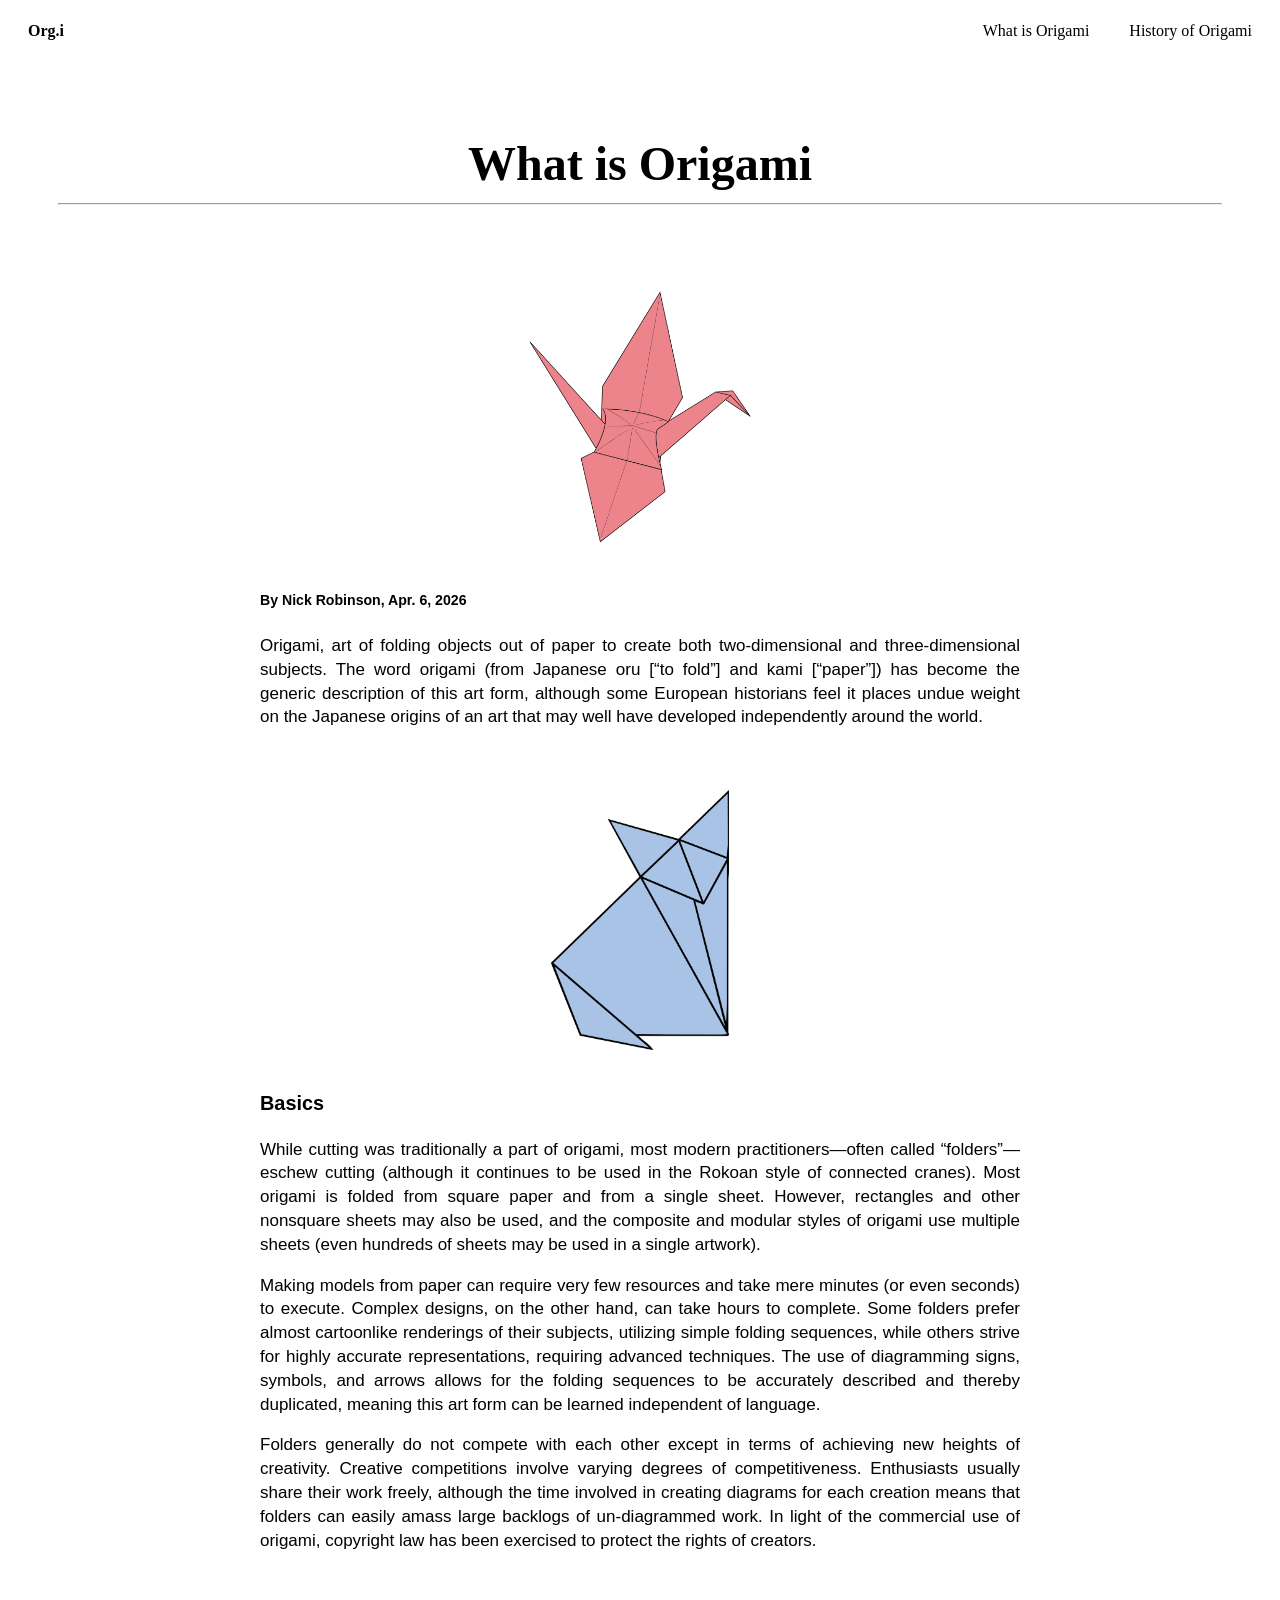
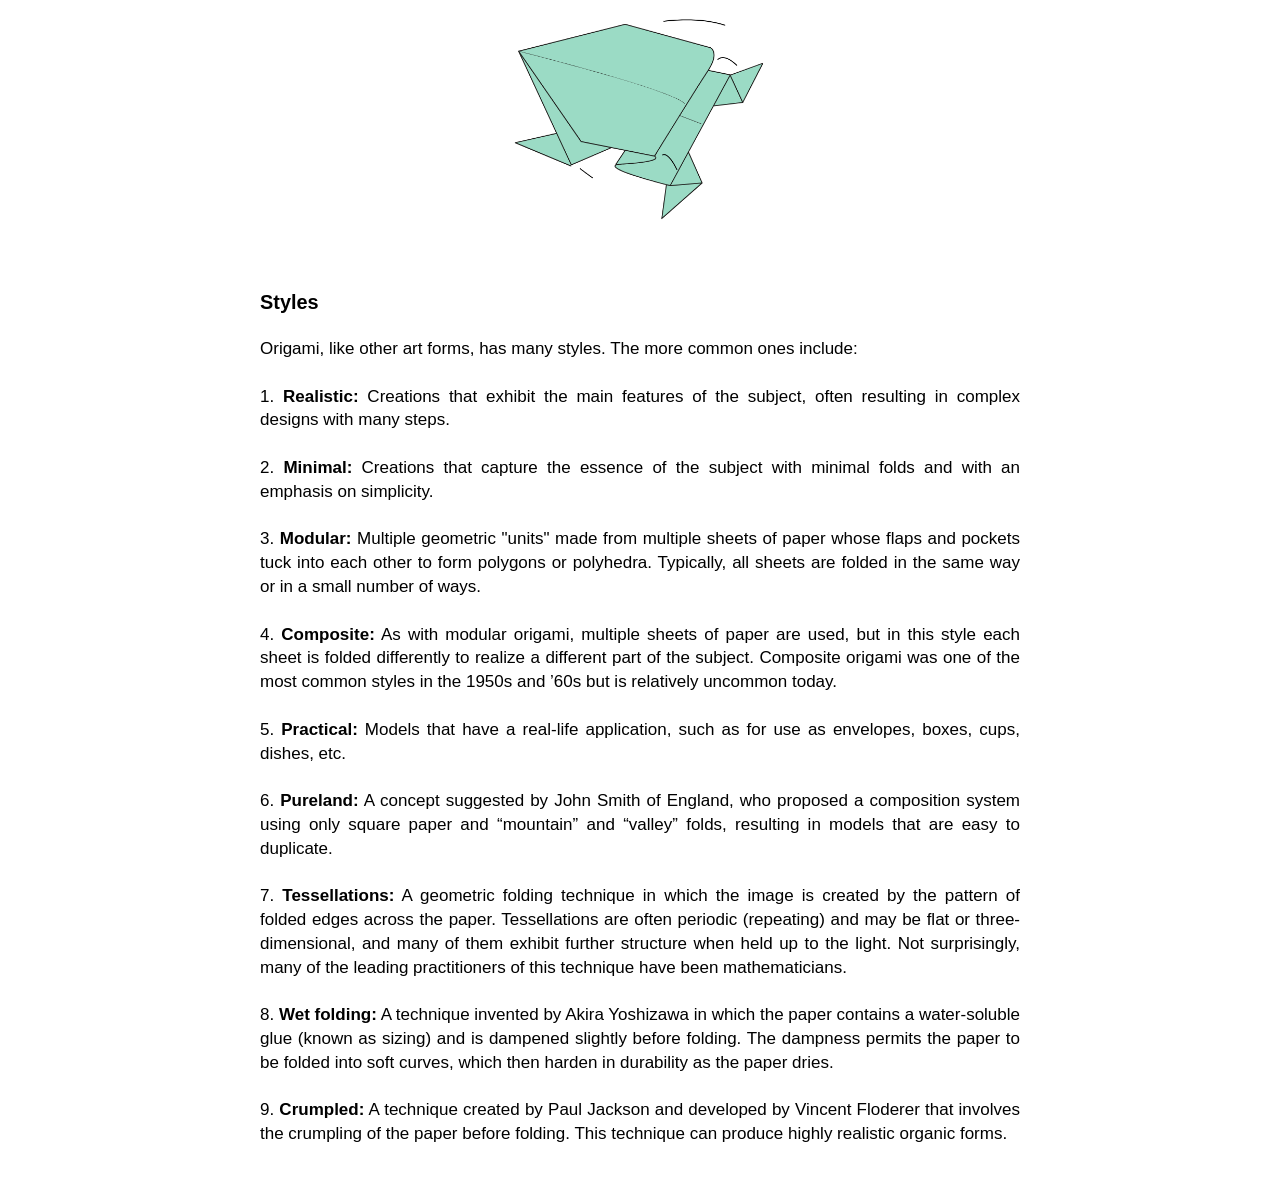
<file: What is Origami.html>
<!DOCTYPE html>
<html lang="en">
<head>
    <meta charset="UTF-8">
    <meta name="viewport" content="width=device-width, initial-scale=1.0">
    <title>What is Origmai
    </title>
    <link rel="stylesheet" href="Origami Info.css">

</head>

<body>
          
    <div class="navbar">
        <a href="index.html" class="navbar-left">Org.i</a> 
    
         <div class="navbar-right">
          
        <a href="What is Origami.html">What is Origami</a>
        <a href="History of Origami.html">History of Origami</a>
        </div>
       </div>

      <header class="header">
        <h1>What is Origami</h1>
        <hr>

      </header>
      
      <div class="container">
        <div class="main">
            <img class="demo" src="Images/Info/What is Origami/Crane.png" style="height:300px;" >

          <h5>By Nick Robinson, Apr. 6, 2026</h5>
          <p>Origami, art of folding objects out of paper to create both two-dimensional and three-dimensional subjects. The word origami (from Japanese oru [“to fold”] and kami [“paper”]) has become the generic description of this art form, although some European historians feel it places undue weight on the Japanese origins of an art that may well have developed independently around the world.</p>
          <br>

          <img class="demo" src="Images/Info/What is Origami/Fox.png" style="height:300px;" >
          <h3>Basics</h3>
          <p>While cutting was traditionally a part of origami, most modern practitioners—often called “folders”—eschew cutting (although it continues to be used in the Rokoan style of connected cranes). Most origami is folded from square paper and from a single sheet. However, rectangles and other nonsquare sheets may also be used, and the composite and modular styles of origami use multiple sheets (even hundreds of sheets may be used in a single artwork).</p>
          <p>
          Making models from paper can require very few resources and take mere minutes (or even seconds) to execute. Complex designs, on the other hand, can take hours to complete. Some folders prefer almost cartoonlike renderings of their subjects, utilizing simple folding sequences, while others strive for highly accurate representations, requiring advanced techniques. The use of diagramming signs, symbols, and arrows allows for the folding sequences to be accurately described and thereby duplicated, meaning this art form can be learned independent of language.
          </p>
          <p>Folders generally do not compete with each other except in terms of achieving new heights of creativity. Creative competitions involve varying degrees of competitiveness. Enthusiasts usually share their work freely, although the time involved in creating diagrams for each creation means that folders can easily amass large backlogs of un-diagrammed work. In light of the commercial use of origami, copyright law has been exercised to protect the rights of creators.
          </p>
          <img class="demo" src="Images/Info/What is Origami/Frog.png" style="height:300px;" >

          <h3>Styles</h3>
          <p>Origami, like other art forms, has many styles. The more common ones include:
            <br>
            <br>
            1. <b>Realistic:</b> Creations that exhibit the main features of the subject, often resulting in complex designs with many steps.
            <br>
            <br>
            2. <b>Minimal:</b> Creations that capture the essence of the subject with minimal folds and with an emphasis on simplicity.
            <br>
            <br>
            3. <b>Modular:</b> Multiple geometric "units" made from multiple sheets of paper whose flaps and pockets tuck into each other to form polygons or polyhedra. Typically, all sheets are folded in the same way or in a small number of ways.
            <br>
            <br>
            4. <b>Composite:</b> As with modular origami, multiple sheets of paper are used, but in this style each sheet is folded differently to realize a different part of the subject. Composite origami was one of the most common styles in the 1950s and ’60s but is relatively uncommon today.
            <br>
            <br>
            5. <b>Practical:</b> Models that have a real-life application, such as for use as envelopes, boxes, cups, dishes, etc.
            <br>
            <br>
            6. <b>Pureland:</b> A concept suggested by John Smith of England, who proposed a composition system using only square paper and “mountain” and “valley” folds, resulting in models that are easy to duplicate.
            <br>
            <br>
            7. <b>Tessellations:</b> A geometric folding technique in which the image is created by the pattern of folded edges across the paper. Tessellations are often periodic (repeating) and may be flat or three-dimensional, and many of them exhibit further structure when held up to the light. Not surprisingly, many of the leading practitioners of this technique have been mathematicians.
            <br>
            <br>
            8. <b>Wet folding:</b> A technique invented by Akira Yoshizawa in which the paper contains a water-soluble glue (known as sizing) and is dampened slightly before folding. The dampness permits the paper to be folded into soft curves, which then harden in durability as the paper dries.
            <br>
            <br>
            9. <b>Crumpled:</b> A technique created by Paul Jackson and developed by Vincent Floderer that involves the crumpling of the paper before folding. This technique can produce highly realistic organic forms.
          </p>
          <br>

      </body>
      </html>
      
      
      
</body>
</html>
</file>
<file: Org.css>
* {
  box-sizing: border-box;
}

.header {
    padding: 100px;
    font-size: 150%;
    text-align: center;
    color: black;
    font-family: "Didot";
  }
  
  
  .navbar {
    background-color: white;
    overflow: hidden;
  }
    
  .navbar a {
    float: left;
    display: block;
    color: black;
    text-align: center;
    padding: 14px 20px;
    text-decoration: none;
    font-size: medium;
  }
  
  .navbar-right{
    float: right;
  }
  
  .navbar-left {
    font-weight: bolder;
  }

    
  .navbar a:hover {
    background-color: rgb(190, 76, 76);
    color: white;
  }
          
  
  .gallery {
    display: flex;
    flex-wrap: wrap;
    justify-content: center;
  }
  
  .gallery-item {
    margin: 10px;
    width: calc(25% - 20px);
    border-radius: 25px;
  }
  
  .gallery-item img {
    width: 80%;
    display:block; 
    height: auto;
    margin: 0 auto;
    border-radius: 30px;
  }
  
  .gallery-item img:hover {
    transition: .5s ease;
    border-radius: 85px 30px;
    border: 3px solid grey

  }

  .gallery-item div.desc {
    color:black;
    font-size: 20px;
    padding: 15px;
    text-align: center;
    font-family: "Georgia";

  }



.footer{
  margin-top: 150px;
  width: 100%;
  padding: 100px 15%;
  color: black;
  display: flex;
}

.footer a{
  display: block;
  color: grey;
  margin-bottom: 10px;
}

.p{
  display: block;
  color: grey;
  text-decoration: none;
  margin-bottom: 10px;
}


.footer div{
  text-align: center;
}

.footer-2{
  flex-grow: 2;
}

.footer div h5{
  font-weight: 900;
  margin-bottom: 30px;
  letter-spacing: 1px;
}

  @media only screen and (max-width: 768px) {
    div.gallery-item {
      width: calc(50% - 20px);
    }
  }
  
  @media only screen and (max-width: 480px) {
    div.gallery-item {
      width: calc(100% - 20px);
    }
  }
</file>
<file: origami.css>
.header {
  padding: 100px;
  width: 100%;
  font-size: 150%;
  text-align: center;
  color: black;
  font-family:'Times New Roman', Times, serif;
}
        
.header h1 {
  margin: 0 auto;
  display: inline-block;
}

.navbar {
  background-color: white;
  overflow: hidden;
}
  
.navbar a {
  float: left;
  display: block;
  color: black;
  text-align: center;
  padding: 14px 20px;
  text-decoration: none;
  font-size: medium;
}

.navbar-right{
  float: right;
}

.navbar-left {
  font-weight: bolder;
}

  
.navbar a:hover {
  background-color: rgb(190, 76, 76);
  color: white;
}
       

.demo {
  width: 100%;
  height: auto;
  display: block;
  border-radius: 10px;
}

.grid {
  display: grid;
  grid-template-columns: auto auto auto auto;
  padding: 60px;
  gap: 30px;
  width: 1250px;
  height: 600px;
  margin: auto;
}

.grid-box {
  background-color: #f1f1f1;
  padding: 10px;
  font-size: 30px;
  text-align: center;
  display: block;
  border-radius: 10px;

}

.grid a:hover {
  background-color: grey;
}

.body {
    font-family: Arial;
    margin: 0;
  }
  
  *{
    box-sizing: border-box;
  }
  

  
  .column {
    width: 90%;
    padding: 50px;
    text-align: left;
    font-size: 25px;
    margin: 1ch auto;
    background-color: #f1f1f1;
    border-radius: 10px;
    cursor: pointer;
  }
  
  .column:hover {
    background-color: rgb(91, 135, 163);
    color: white;
  }
  
  .containerTab {
    display: none;
    padding: 20px;
    background: white;
    border-radius: 10px;
  }
  
  .closebtn {
    float: right;
    font-size: 35px;
    cursor: pointer;
    color: black;
  }
  
  .container {
    position: relative;
    width: 90%;
    max-width: 500px;
    margin: auto;
  }
  
  .mySlides {
    display: none;
  }
  
  .mySlides img {
    width: 100%;
    height: auto;
    display: block;
    max-height: 300px;
    object-fit: contain;
    border-radius: 10px;
  }
  
  .prev,
  .next {
    cursor: pointer;
    position:absolute;
    top: 50%;
    padding: 16px;
    color: black;
    font-weight: bold;
    font-size: 20px;
  }
  
  .next {
    right: 0;
  }
  
  
  .slide-column {
    float: left;
    width: 20%;
    padding: 3px;
  }
  
  
  .numbertext {
    color: black;
    font-size: 12px;
    padding: 8px 12px;
    position: absolute;
    top: 0;
  }
  
  .caption-container {
    padding: 10px;
    color: black;
    border-radius: 5px;
    margin-top: 10px;
  }


@media screen and (max-width:600px){
  .navbar a{
    font-size: 0.7rem;
    padding: 0.5rem 0.5rem;

  }

  .header {
    padding: 40px 30px;
  }

  .header h1{
    font-size: 2rem;
    text-align: center;
    margin: 0;
    width:100%;
  }
  
}
</file>
<file: Origami Info.css>
* {
    box-sizing: border-box;
  }
  
  .header {
      padding: 50px;
      font-size: 150%;
      text-align: center;
      color: black;
      font-family: "Didot";
    }
  
  .header h1 {
      font-size: 3rem;
      margin-bottom: 10px;
  }
  
  .body {
    font-family: Arial;
    margin: 0;
  }
  
  .navbar {
      background-color: white;
      overflow: hidden;
    }
      
    .navbar a {
      float: left;
      display: block;
      color: black;
      text-align: center;
      padding: 14px 20px;
      text-decoration: none;
      font-size: medium;
    }
    
    .navbar-right{
      float: right;
    }
    
    .navbar-left {
      font-weight: bolder;
    }
    
      
    .navbar a:hover {
      background-color: rgb(190, 76, 76);
      color: white;
    }
  
  
  .main {
    max-width: 800px;
    padding: 0px 20px;
    margin-left: auto;
    margin-right: auto;
    font-size: 17px;
    font-family: Arial, Helvetica, sans-serif;
    line-height: 1.4;
    text-align: justify;
  }
  
  img {
      display: block;
      margin: auto;
      width: auto;
      padding: 20px;
    }


    @media screen and (max-width:600px){
      .navbar a{
        font-size: 0.7rem;
        padding: 0.5rem 0.5rem;
    
      }
      
    }
</file>
